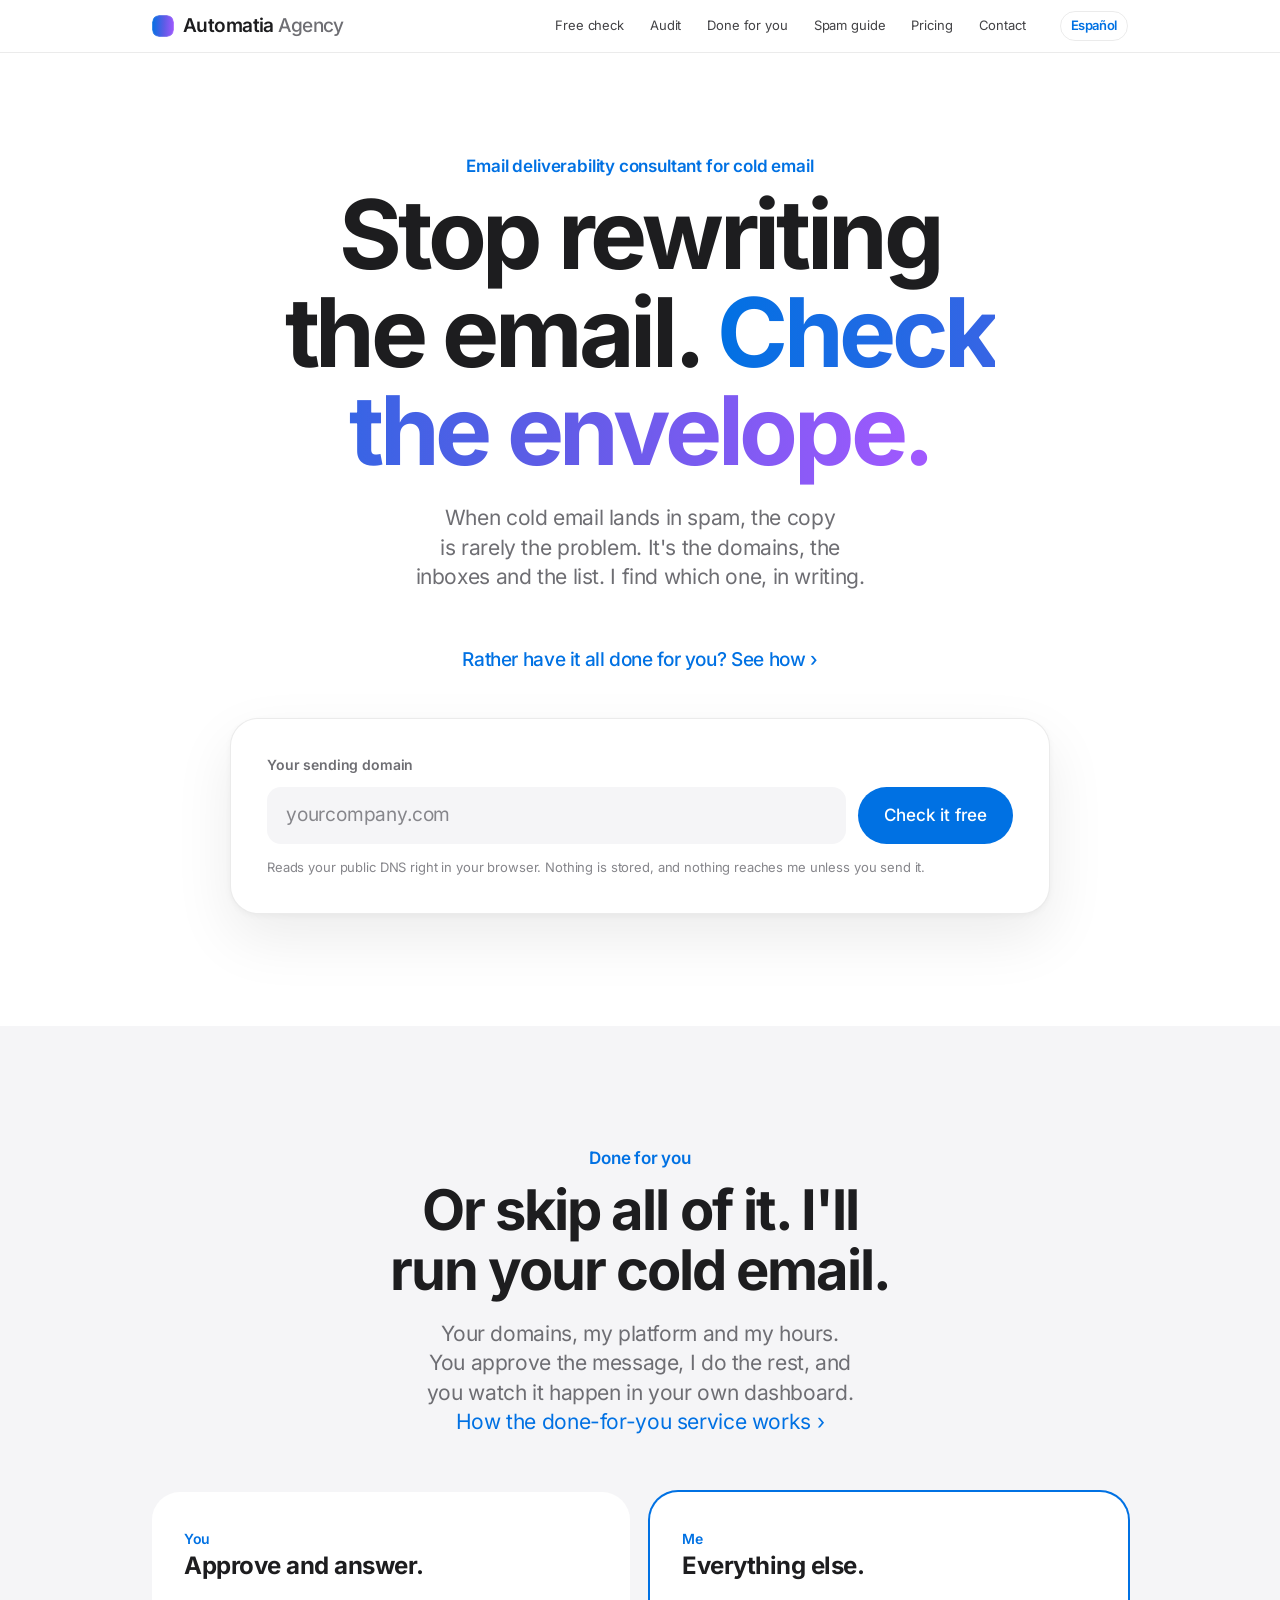
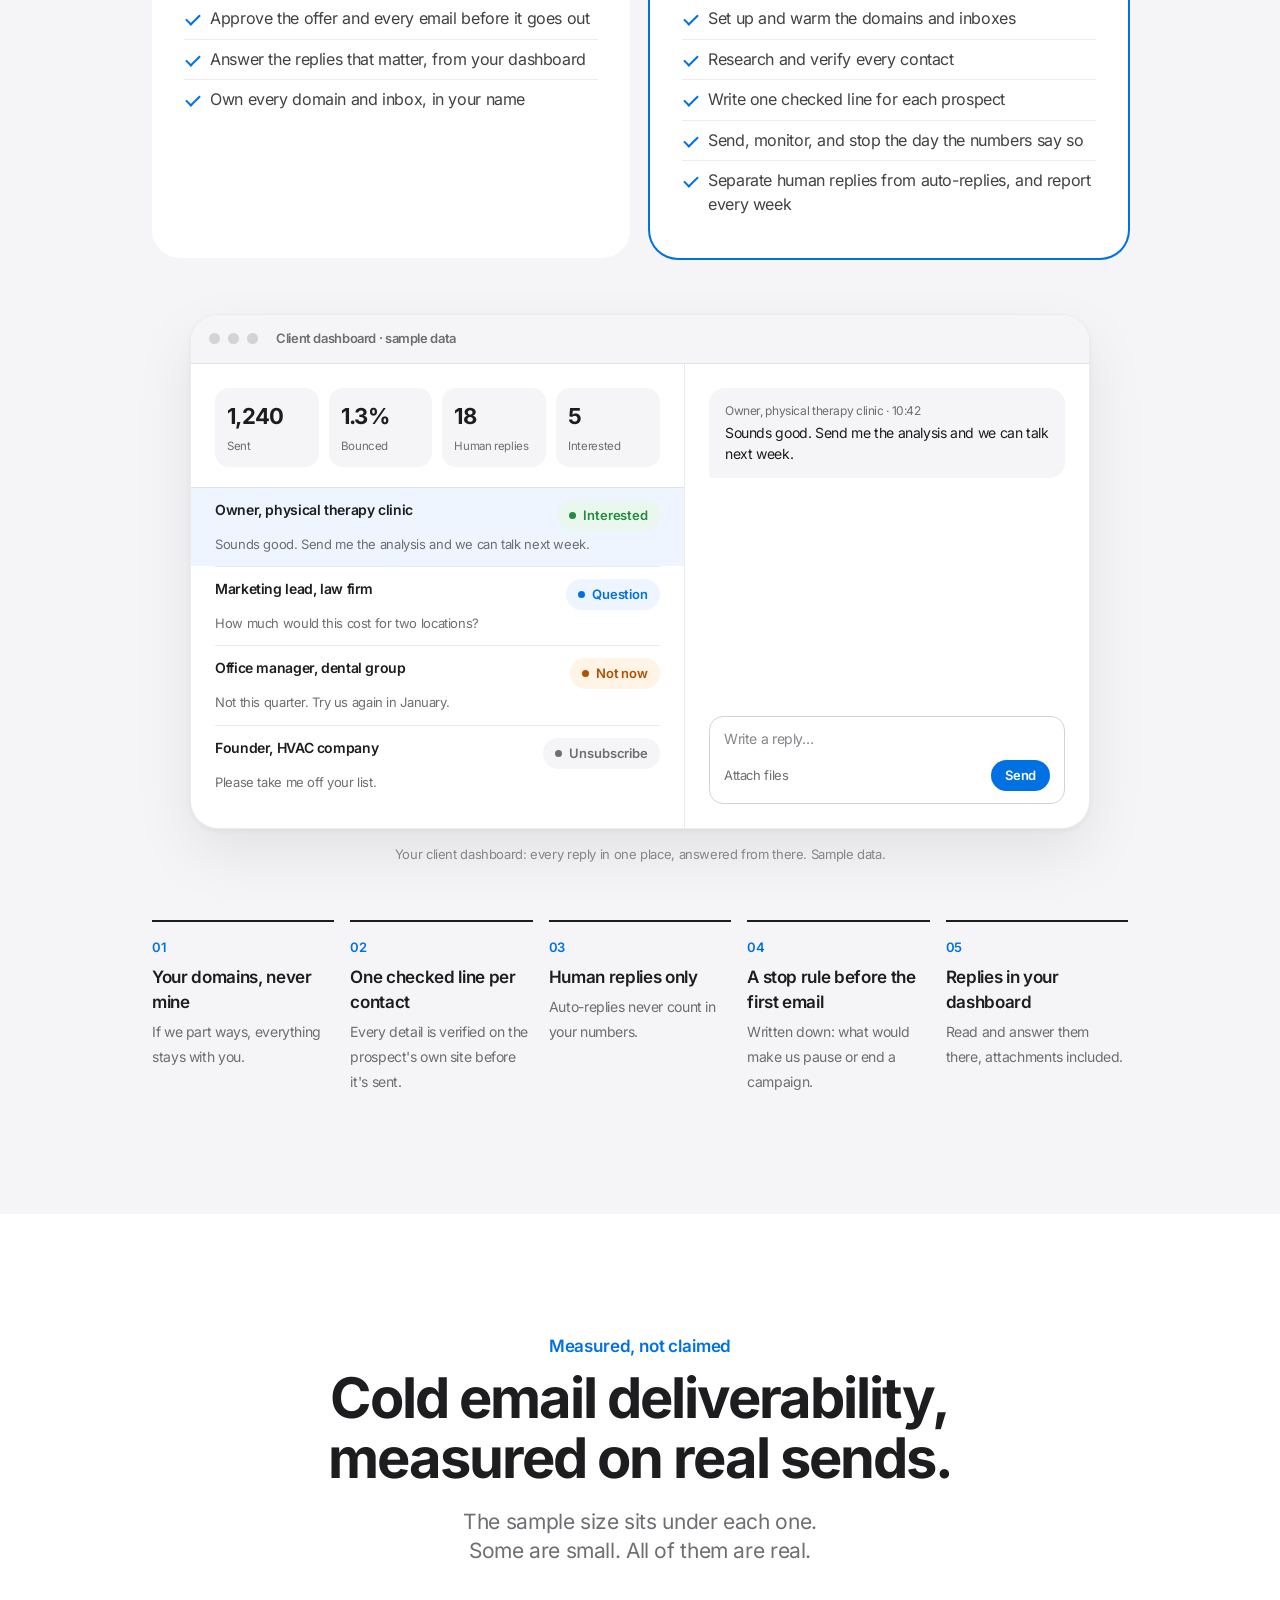
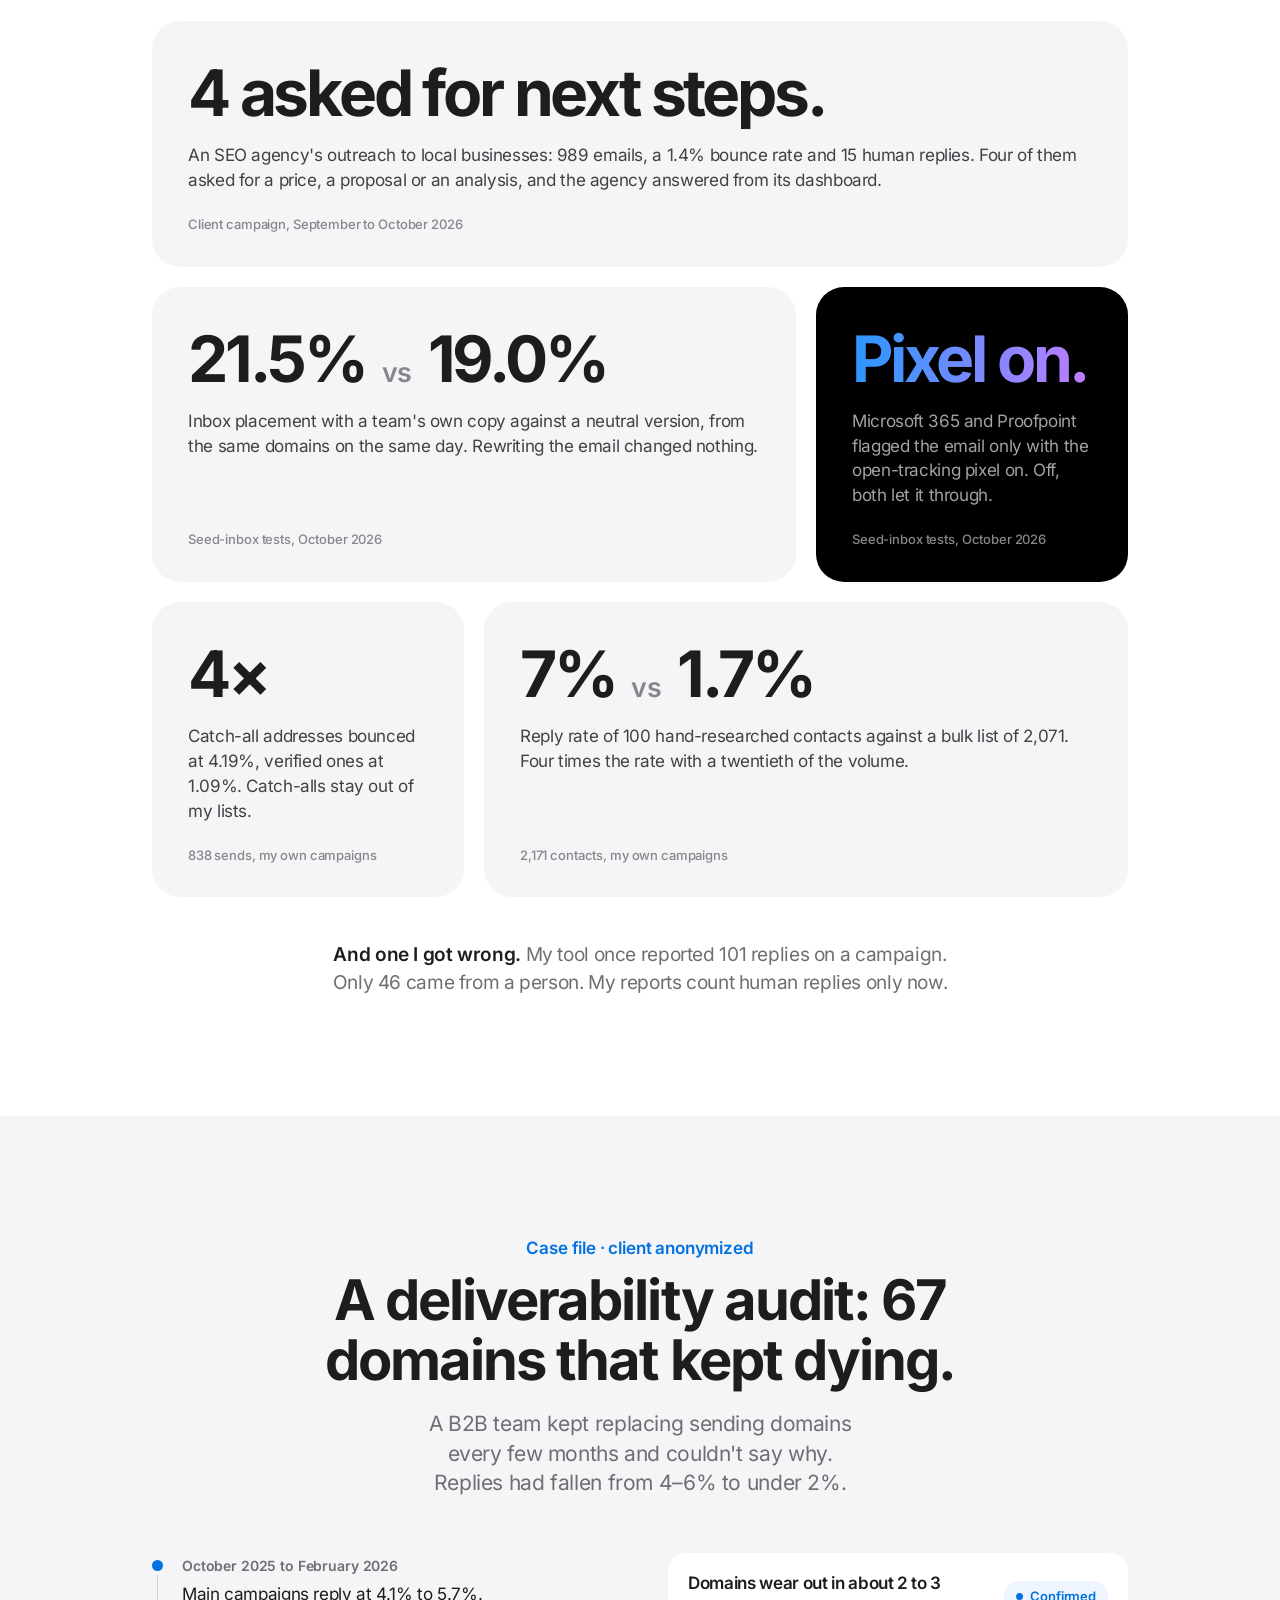
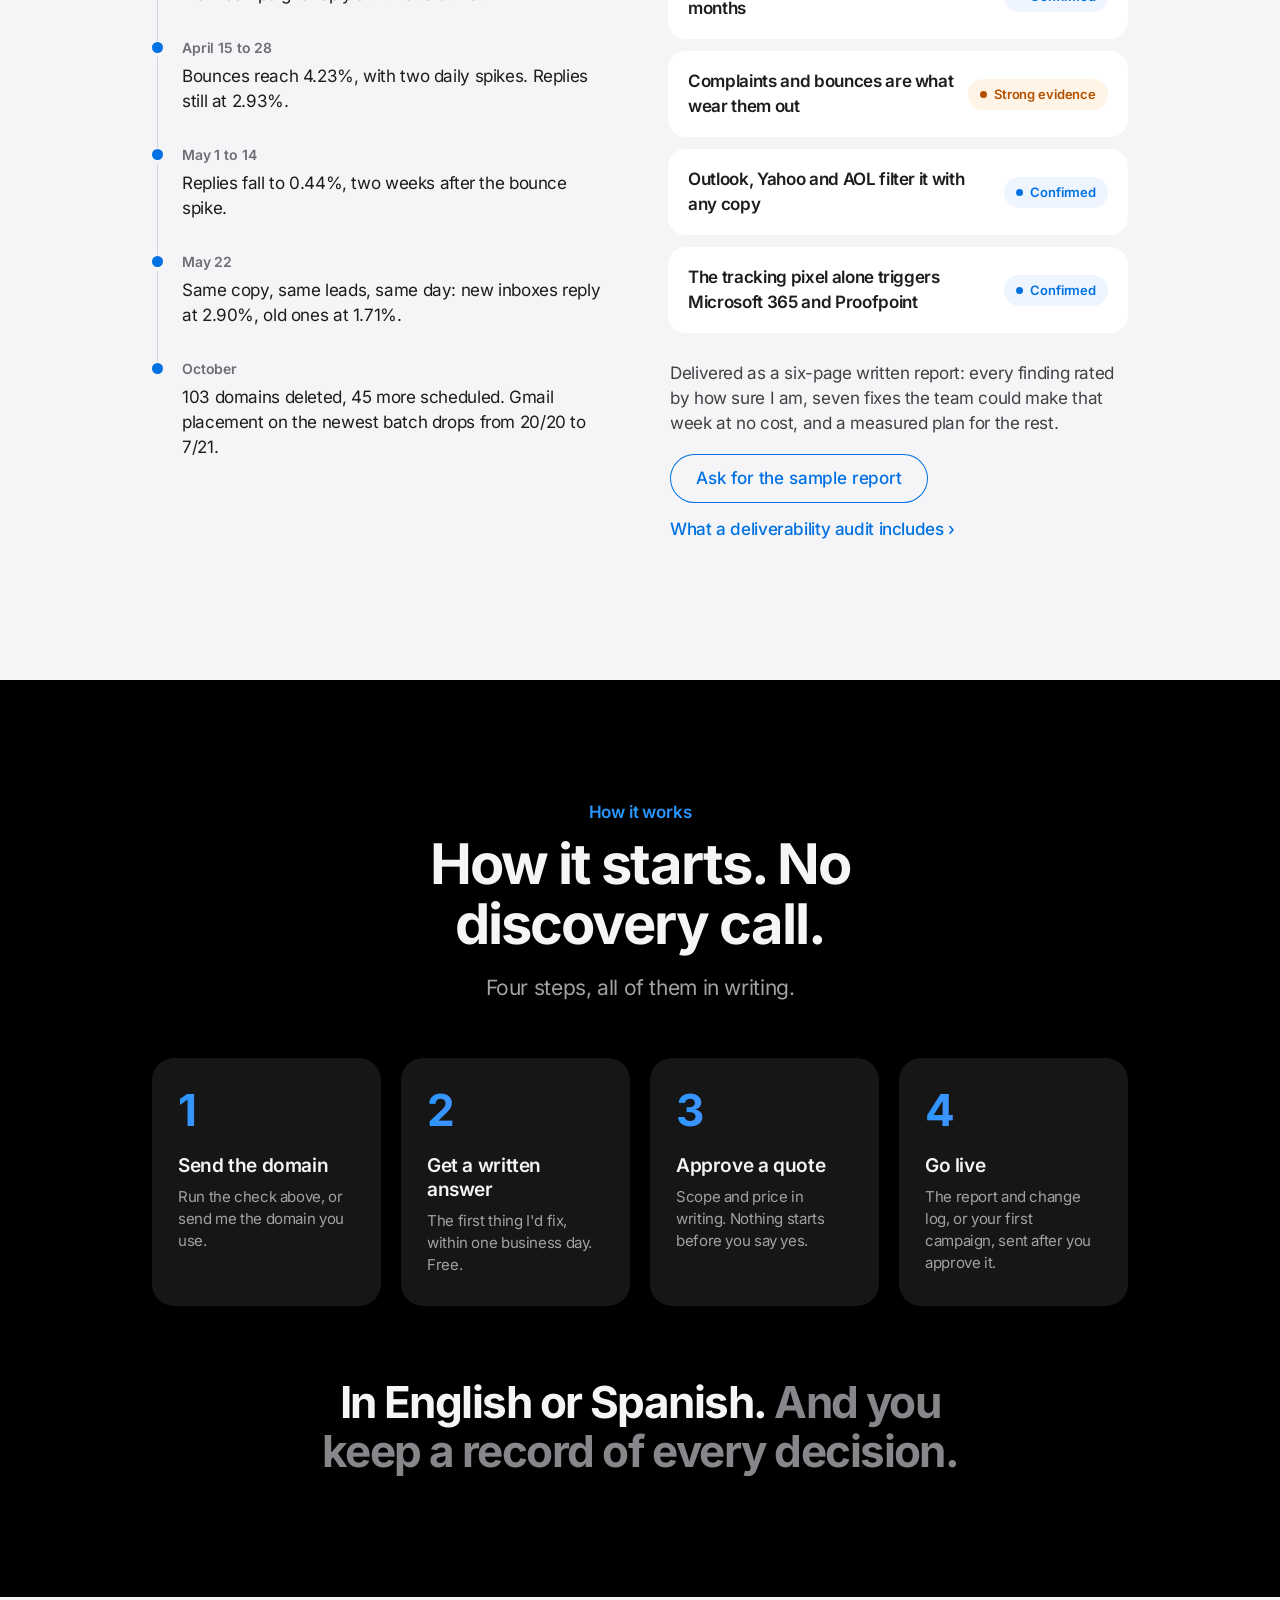
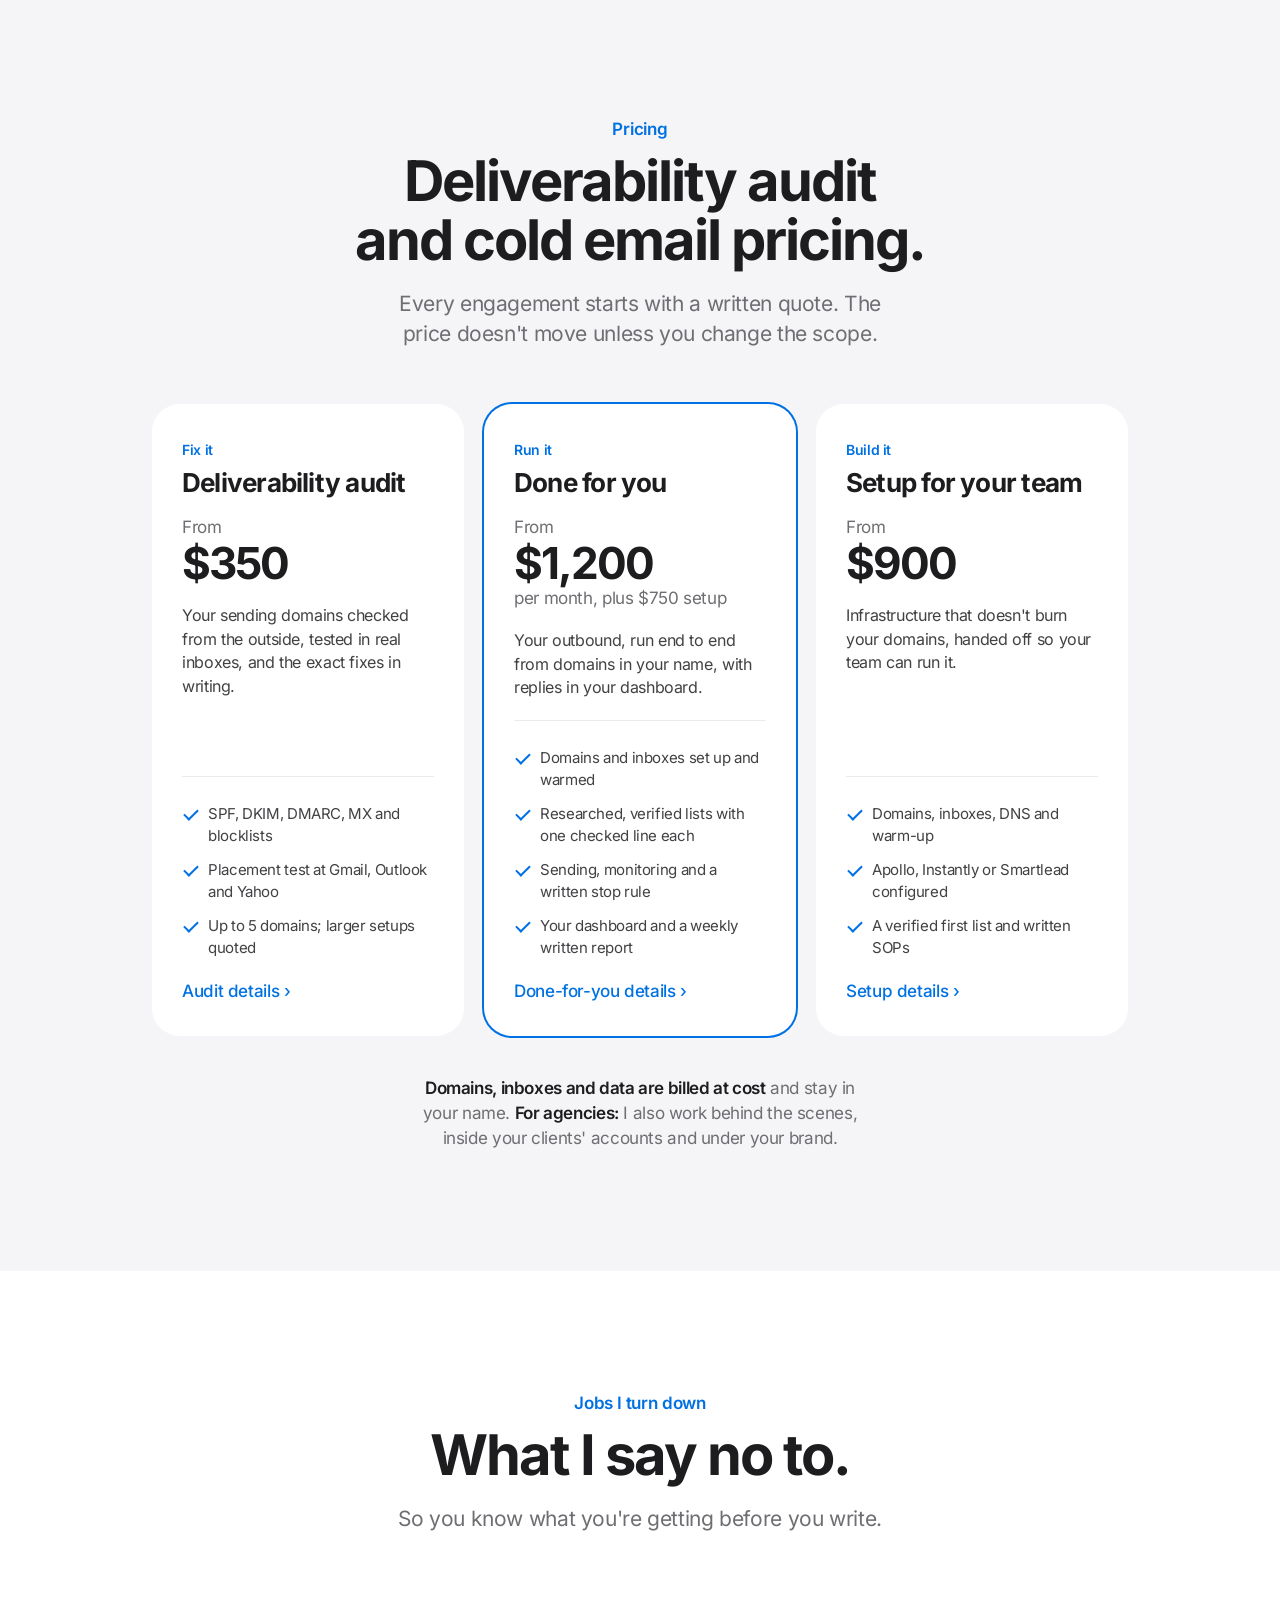
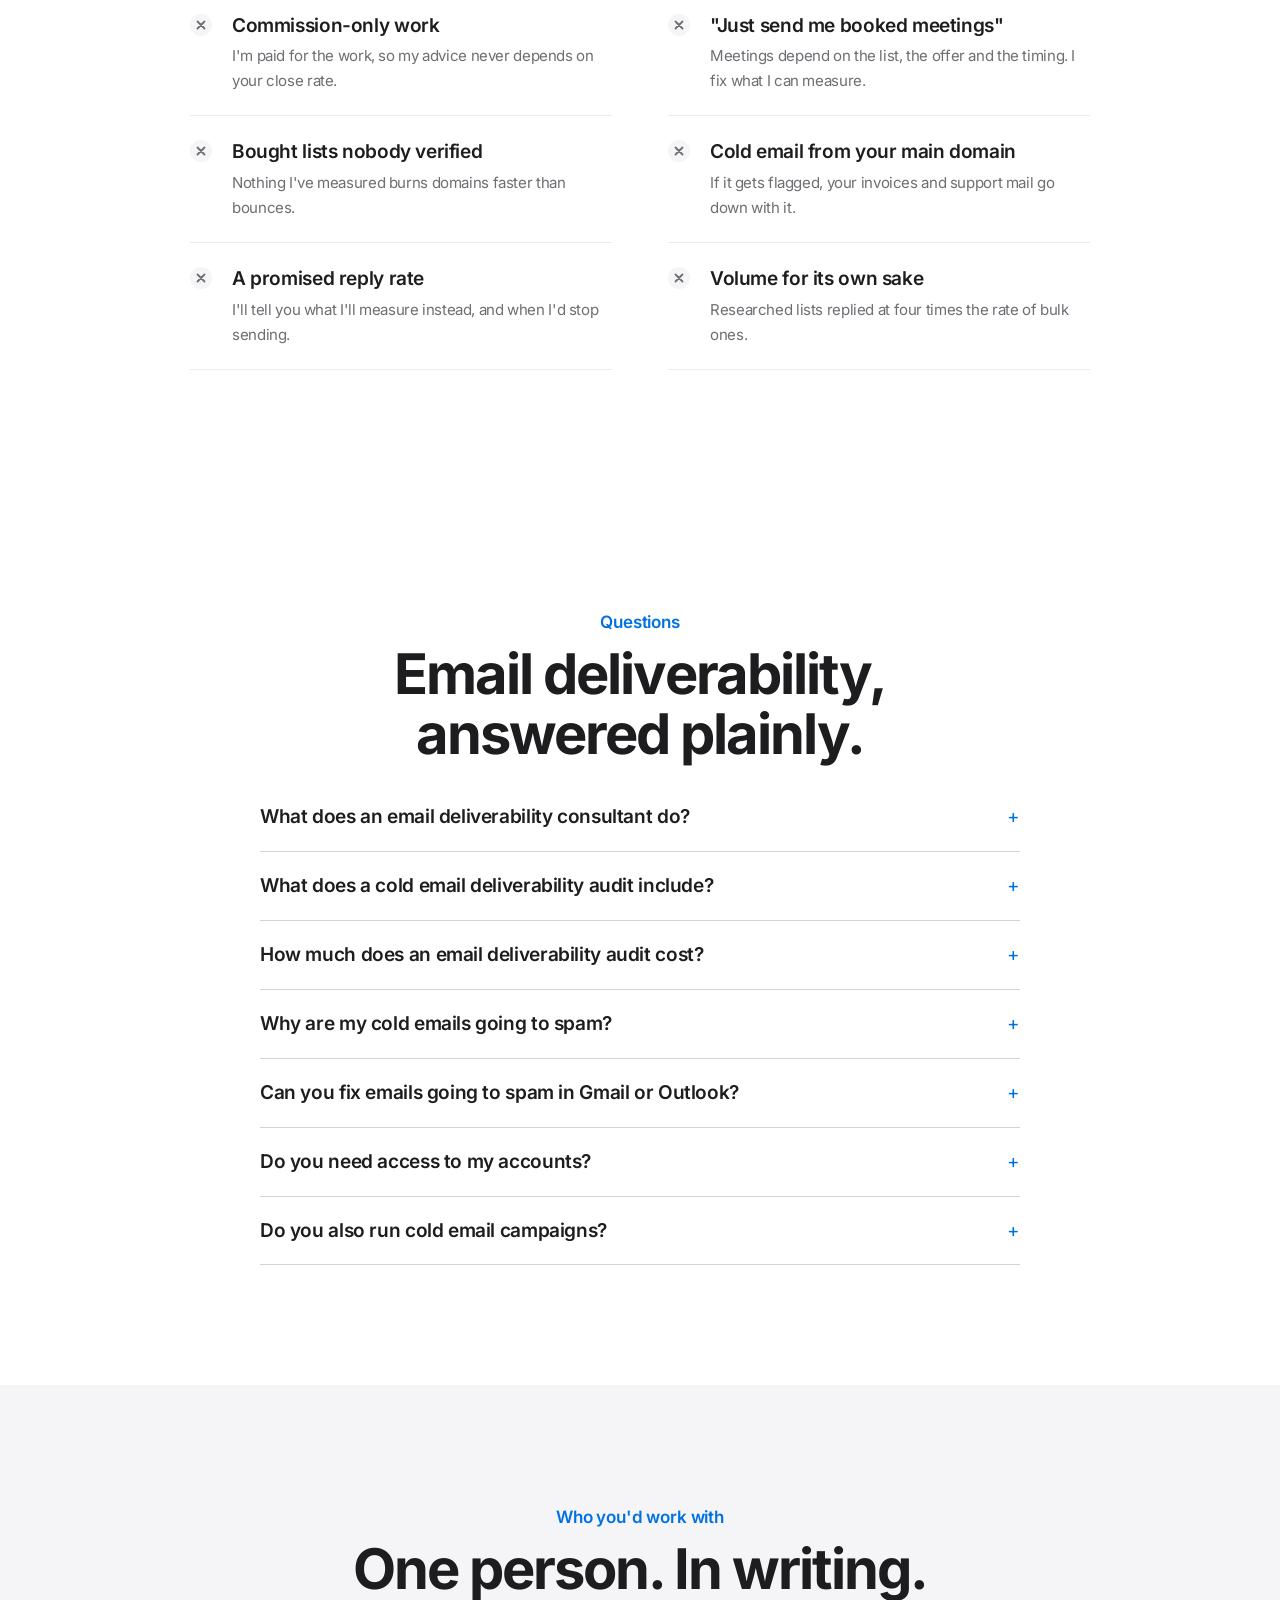
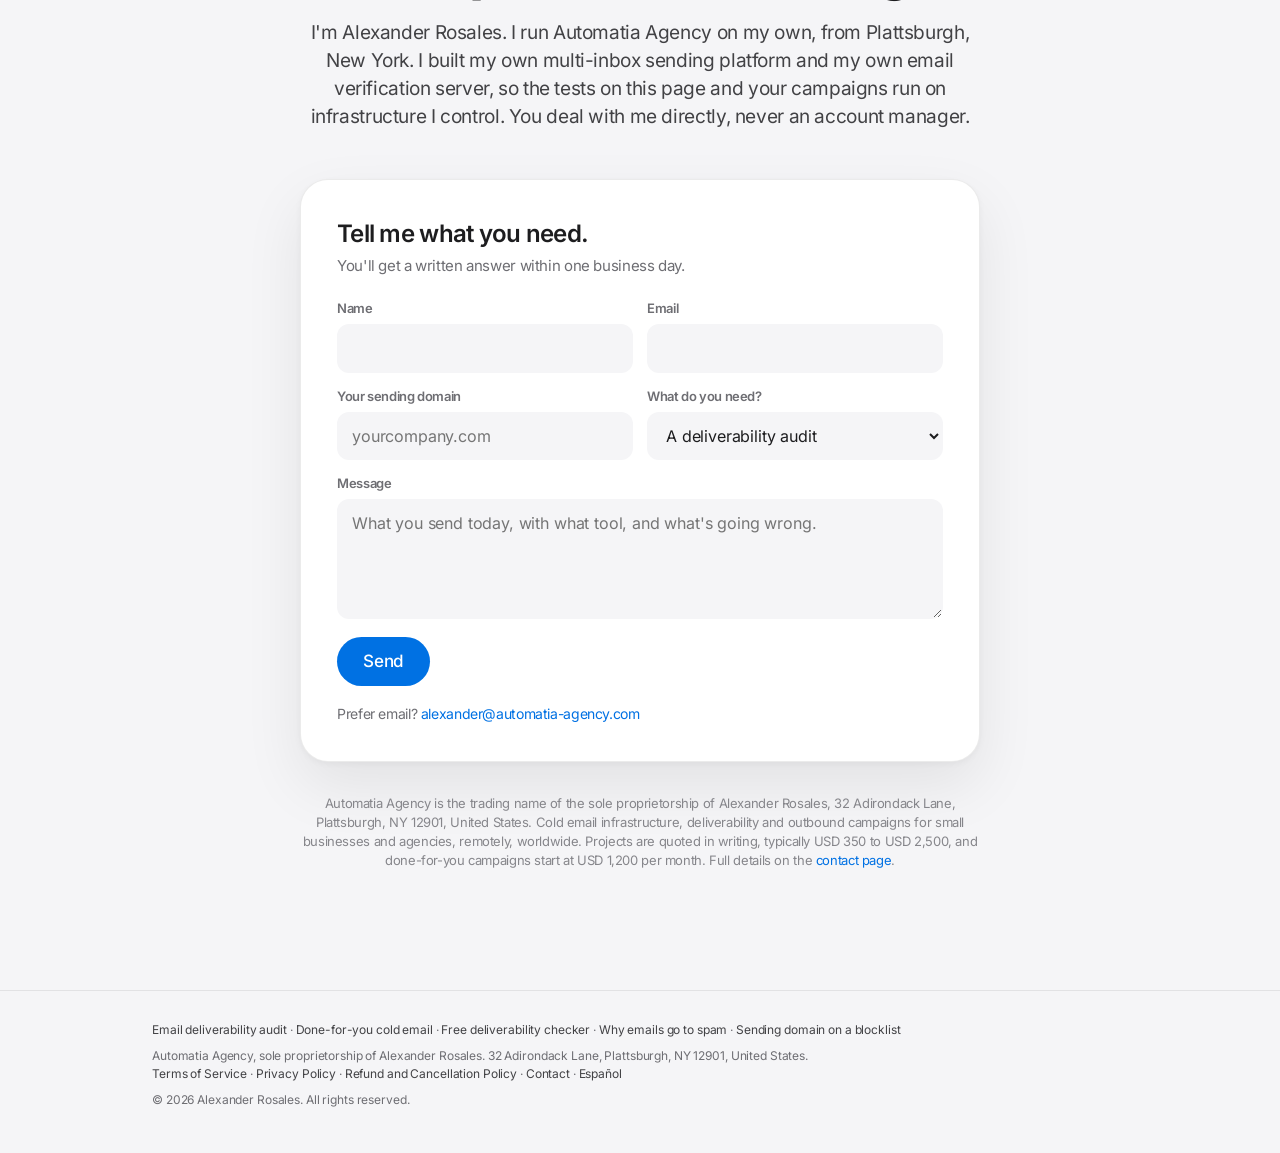
<file: index.html>
<!doctype html>
<html lang="en">
<head>
<meta charset="utf-8">
<meta name="viewport" content="width=device-width,initial-scale=1">
<title>Email Deliverability Consultant for Cold Email | Automatia</title>
<meta name="description" content="Email deliverability consultant for cold email. Free domain check, written audits from $350, and done-for-you campaigns from domains in your name.">
<link rel="canonical" href="https://automatia-agency.com/">
<link rel="alternate" hreflang="en" href="https://automatia-agency.com/">
<link rel="alternate" hreflang="es" href="https://automatia-agency.com/es/">
<link rel="alternate" hreflang="x-default" href="https://automatia-agency.com/">
<meta property="og:type" content="website">
<meta property="og:url" content="https://automatia-agency.com/">
<meta property="og:site_name" content="Automatia Agency">
<meta property="og:title" content="Email deliverability consultant for cold email">
<meta property="og:description" content="Stop rewriting the email. Check the envelope. Free domain check, deliverability audits and done-for-you cold email.">
<meta property="og:image" content="https://automatia-agency.com/assets/og.png">
<meta property="og:image:width" content="1200">
<meta property="og:image:height" content="627">
<meta name="twitter:card" content="summary_large_image">
<meta name="twitter:title" content="Email deliverability consultant for cold email">
<meta name="twitter:description" content="Free domain check, written deliverability audits and done-for-you cold email campaigns.">
<meta name="twitter:image" content="https://automatia-agency.com/assets/og.png">
<meta name="theme-color" content="#ffffff" media="(prefers-color-scheme: light)">
<meta name="theme-color" content="#000000" media="(prefers-color-scheme: dark)">
<link rel="preload" href="assets/fonts/inter-latin-700-normal.woff2" as="font" type="font/woff2" crossorigin>
<link rel="stylesheet" href="style.css">
<script type="application/ld+json">
{"@context":"https://schema.org","@type":"ProfessionalService","@id":"https://automatia-agency.com/#business","name":"Automatia Agency",
 "url":"https://automatia-agency.com/","email":"alexander@automatia-agency.com","image":"https://automatia-agency.com/assets/og.png",
 "description":"Email deliverability consultant for cold email: deliverability audits, cold email infrastructure setup and done-for-you outbound campaigns.",
 "serviceType":["Email deliverability consulting","Email deliverability audit","Cold email infrastructure setup","Done-for-you cold email campaigns"],
 "priceRange":"$350 - $2,500","founder":{"@type":"Person","name":"Alexander Rosales"},
 "address":{"@type":"PostalAddress","streetAddress":"32 Adirondack Lane","addressLocality":"Plattsburgh","addressRegion":"NY","postalCode":"12901","addressCountry":"US"},
 "areaServed":"Worldwide","knowsLanguage":["en","es"]}
</script>
<script type="application/ld+json">
{"@context":"https://schema.org","@type":"FAQPage","mainEntity":[
 {"@type":"Question","name":"What does an email deliverability consultant do?","acceptedAnswer":{"@type":"Answer","text":"Finds out why your email lands in spam and fixes it. For cold email that means checking your sending domains, inboxes and lists from the outside, testing where your email lands at Gmail, Outlook and Yahoo, and telling you in writing what to change first."}},
 {"@type":"Question","name":"What does a cold email deliverability audit include?","acceptedAnswer":{"@type":"Answer","text":"SPF, DKIM, DMARC and MX on every sending domain, blocklists, bounce and reply history by campaign, sending volume per inbox, tracking settings, and an inbox placement test. You get a written report with every finding rated by how sure I am and the fixes ranked by impact."}},
 {"@type":"Question","name":"How much does an email deliverability audit cost?","acceptedAnswer":{"@type":"Answer","text":"From $350 for up to 5 sending domains. Larger setups are quoted in writing before any work starts."}},
 {"@type":"Question","name":"Why are my cold emails going to spam?","acceptedAnswer":{"@type":"Answer","text":"In the audits I've run, it was rarely the copy. The usual causes are worn-out sending domains, bounces from unverified lists, too much volume per inbox and the open-tracking pixel."}},
 {"@type":"Question","name":"Can you fix emails going to spam in Gmail or Outlook?","acceptedAnswer":{"@type":"Answer","text":"I can find the cause and fix what is under your control: authentication, domains, volume, list quality and tracking. Gmail and Microsoft make the final call, so I measure placement before and after instead of promising a number."}},
 {"@type":"Question","name":"Do you need access to my accounts?","acceptedAnswer":{"@type":"Answer","text":"Not to start. The first check uses only your public DNS. For the full audit I ask for access to your sending tool, and nothing is changed without your written approval."}},
 {"@type":"Question","name":"Do you also run cold email campaigns?","acceptedAnswer":{"@type":"Answer","text":"Yes. I set up domains and inboxes in your name, build and verify the lists, write one checked line per contact and run the sending, with replies in your own dashboard."}}]}
</script>
<script data-goatcounter="https://stats.automatia-agency.com/count" async src="https://stats.automatia-agency.com/count.js"></script>
</head>
<body class="home">
<a class="skip" href="#main">Skip to content</a>
<header><div class="wrap"><div class="bar">
  <a class="brand" href="/">Automatia<span>&nbsp;Agency</span></a>
  <nav aria-label="Main">
    <a href="/email-deliverability-checker/">Free check</a>
    <a href="/email-deliverability-audit/">Audit</a>
    <a href="/cold-email-agency/">Done for you</a>
    <a href="/why-emails-go-to-spam/">Spam guide</a>
    <a href="#pricing">Pricing</a>
    <a href="#contact">Contact</a>
  </nav>
  <a class="lang" href="/es/" hreflang="es" lang="es">Español</a>
</div></div></header>

<main id="main">

<section class="hero" id="check" aria-labelledby="hero-title">
  <div class="wrap">
    <h1 class="eyebrow" id="hero-title">Email deliverability consultant for cold email</h1>
    <p class="hero-title">Stop rewriting the email. <span class="grad">Check the envelope.</span></p>
    <p class="intro">When cold email lands in spam, the copy is rarely the problem. It's the domains,
    the inboxes and the list. I find which one, in writing.</p>
    <a class="hero-alt" href="#done">Rather have it all done for you? See how &rsaquo;</a>

    <div class="checker">
      <form id="check-form" novalidate>
        <label class="check-label" for="domain">Your sending domain</label>
        <div class="check-row">
          <input id="domain" name="domain" type="text" inputmode="url" autocomplete="off"
                 spellcheck="false" placeholder="yourcompany.com" aria-describedby="check-note">
          <button class="btn" id="check-btn" type="submit">Check it free</button>
        </div>
        <p class="check-note" id="check-note">Reads your public DNS right in your browser. Nothing is stored, and nothing reaches me unless you send it.</p>
      </form>
      <div class="result" id="result" aria-live="polite"></div>
    </div>
  </div>
</section>

<section class="gray center" id="done" aria-labelledby="done-title">
  <div class="wrap">
    <span class="eyebrow">Done for you</span>
    <h2 class="title" id="done-title">Or skip all of it. I'll run your cold email.</h2>
    <p class="intro">Your domains, my platform and my hours. You approve the message, I do the rest,
    and you watch it happen in your own dashboard. <a href="/cold-email-agency/">How the done-for-you service works &rsaquo;</a></p>

    <div class="split">
      <div class="side reveal">
        <span class="who">You</span>
        <h3>Approve and answer.</h3>
        <ul>
          <li>Approve the offer and every email before it goes out</li>
          <li>Answer the replies that matter, from your dashboard</li>
          <li>Own every domain and inbox, in your name</li>
        </ul>
      </div>
      <div class="side me reveal">
        <span class="who">Me</span>
        <h3>Everything else.</h3>
        <ul>
          <li>Set up and warm the domains and inboxes</li>
          <li>Research and verify every contact</li>
          <li>Write one checked line for each prospect</li>
          <li>Send, monitor, and stop the day the numbers say so</li>
          <li>Separate human replies from auto-replies, and report every week</li>
        </ul>
      </div>
    </div>

    <div class="dash reveal" role="img" aria-label="Example of the client dashboard with sample data: campaign totals, a list of replies with labels, and a reply box with file attachments.">
      <div class="dash-top" aria-hidden="true"><i></i><i></i><i></i><span>Client dashboard &middot; sample data</span></div>
      <div class="dash-body" aria-hidden="true">
        <div class="dash-left">
          <div class="dash-kpis">
            <div class="kpi"><b>1,240</b><span>Sent</span></div>
            <div class="kpi"><b>1.3%</b><span>Bounced</span></div>
            <div class="kpi"><b>18</b><span>Human replies</span></div>
            <div class="kpi"><b>5</b><span>Interested</span></div>
          </div>
          <ul class="inbox">
            <li class="sel"><b>Owner, physical therapy clinic</b><span class="rubber pass">Interested</span><p>Sounds good. Send me the analysis and we can talk next week.</p></li>
            <li><b>Marketing lead, law firm</b><span class="rubber ink">Question</span><p>How much would this cost for two locations?</p></li>
            <li><b>Office manager, dental group</b><span class="rubber warn">Not now</span><p>Not this quarter. Try us again in January.</p></li>
            <li><b>Founder, HVAC company</b><span class="rubber info">Unsubscribe</span><p>Please take me off your list.</p></li>
          </ul>
        </div>
        <div class="dash-right">
          <div class="bubble"><small>Owner, physical therapy clinic &middot; 10:42</small>Sounds good. Send me the analysis and we can talk next week.</div>
          <div class="compose">Write a reply&hellip;
            <div class="compose-row"><span class="clip">Attach files</span><span class="send">Send</span></div>
          </div>
        </div>
      </div>
    </div>
    <p class="dash-cap">Your client dashboard: every reply in one place, answered from there. Sample data.</p>

    <ol class="rules">
      <li class="reveal"><b>Your domains, never mine</b><span>If we part ways, everything stays with you.</span></li>
      <li class="reveal"><b>One checked line per contact</b><span>Every detail is verified on the prospect's own site before it's sent.</span></li>
      <li class="reveal"><b>Human replies only</b><span>Auto-replies never count in your numbers.</span></li>
      <li class="reveal"><b>A stop rule before the first email</b><span>Written down: what would make us pause or end a campaign.</span></li>
      <li class="reveal"><b>Replies in your dashboard</b><span>Read and answer them there, attachments included.</span></li>
    </ol>
  </div>
</section>

<section class="center" id="measured" aria-labelledby="measured-title">
  <div class="wrap">
    <span class="eyebrow">Measured, not claimed</span>
    <h2 class="title" id="measured-title">Cold email deliverability, measured on real sends.</h2>
    <p class="intro">The sample size sits under each one. Some are small. All of them are real.</p>
    <div class="bento">
      <article class="tile full gray-tile reveal">
        <div class="big">4 asked for next steps.</div>
        <p>An SEO agency's outreach to local businesses: 989 emails, a 1.4% bounce rate and 15 human
        replies. Four of them asked for a price, a proposal or an analysis, and the agency answered from
        its dashboard.</p>
        <div class="n">Client campaign, September to October 2026</div>
      </article>
      <article class="tile wide gray-tile reveal">
        <div class="big">21.5% <small>vs</small> 19.0%</div>
        <p>Inbox placement with a team's own copy against a neutral version, from the same domains on
        the same day. Rewriting the email changed nothing.</p>
        <div class="n">Seed-inbox tests, October 2026</div>
      </article>
      <article class="tile narrow black reveal">
        <div class="big"><span class="grad">Pixel on.</span></div>
        <p>Microsoft 365 and Proofpoint flagged the email only with the open-tracking pixel on.
        Off, both let it through.</p>
        <div class="n">Seed-inbox tests, October 2026</div>
      </article>
      <article class="tile narrow gray-tile reveal">
        <div class="big">4&times;</div>
        <p>Catch-all addresses bounced at 4.19%, verified ones at 1.09%. Catch-alls stay out of my
        lists.</p>
        <div class="n">838 sends, my own campaigns</div>
      </article>
      <article class="tile wide gray-tile reveal">
        <div class="big">7% <small>vs</small> 1.7%</div>
        <p>Reply rate of 100 hand-researched contacts against a bulk list of 2,071. Four times the
        rate with a twentieth of the volume.</p>
        <div class="n">2,171 contacts, my own campaigns</div>
      </article>
    </div>
    <p class="confession reveal"><b>And one I got wrong.</b> My tool once reported 101 replies on a
    campaign. Only 46 came from a person. My reports count human replies only now.</p>
  </div>
</section>

<section class="gray" id="case" aria-labelledby="case-title">
  <div class="wrap">
    <div class="center">
      <span class="eyebrow">Case file &middot; client anonymized</span>
      <h2 class="title" id="case-title">A deliverability audit: 67 domains that kept dying.</h2>
      <p class="intro">A B2B team kept replacing sending domains every few months and couldn't say
      why. Replies had fallen from 4&ndash;6% to under 2%.</p>
    </div>
    <div class="case">
      <ol class="timeline reveal">
        <li><span class="d">October 2025 to February 2026</span><p>Main campaigns reply at 4.1% to 5.7%.</p></li>
        <li><span class="d">April 15 to 28</span><p>Bounces reach 4.23%, with two daily spikes. Replies still at 2.93%.</p></li>
        <li><span class="d">May 1 to 14</span><p>Replies fall to 0.44%, two weeks after the bounce spike.</p></li>
        <li><span class="d">May 22</span><p>Same copy, same leads, same day: new inboxes reply at 2.90%, old ones at 1.71%.</p></li>
        <li><span class="d">October</span><p>103 domains deleted, 45 more scheduled. Gmail placement on the newest batch drops from 20/20 to 7/21.</p></li>
      </ol>
      <div class="reveal">
        <ul class="findings">
          <li><b>Domains wear out in about 2 to 3 months</b><span class="rubber ink">Confirmed</span></li>
          <li><b>Complaints and bounces are what wear them out</b><span class="rubber warn">Strong evidence</span></li>
          <li><b>Outlook, Yahoo and AOL filter it with any copy</b><span class="rubber ink">Confirmed</span></li>
          <li><b>The tracking pixel alone triggers Microsoft 365 and Proofpoint</b><span class="rubber ink">Confirmed</span></li>
        </ul>
        <div class="deliverable">
          <p>Delivered as a six-page written report: every finding rated by how sure I am, seven fixes
          the team could make that week at no cost, and a measured plan for the rest.</p>
          <a class="btn btn-ghost" href="#contact">Ask for the sample report</a>
          <p><a class="more" href="/email-deliverability-audit/">What a deliverability audit includes &rsaquo;</a></p>
        </div>
      </div>
    </div>
  </div>
</section>

<section class="dark center" id="how" aria-labelledby="how-title">
  <div class="wrap">
    <span class="eyebrow">How it works</span>
    <h2 class="title" id="how-title">How it starts. No discovery call.</h2>
    <p class="intro">Four steps, all of them in writing.</p>
    <ol class="steps">
      <li class="reveal"><h3>Send the domain</h3><p>Run the check above, or send me the domain you use.</p></li>
      <li class="reveal"><h3>Get a written answer</h3><p>The first thing I'd fix, within one business day. Free.</p></li>
      <li class="reveal"><h3>Approve a quote</h3><p>Scope and price in writing. Nothing starts before you say yes.</p></li>
      <li class="reveal"><h3>Go live</h3><p>The report and change log, or your first campaign, sent after you approve it.</p></li>
    </ol>
    <p class="statement reveal">In English or Spanish. <span>And you keep a record of every decision.</span></p>
  </div>
</section>

<section class="gray center" id="pricing" aria-labelledby="pricing-title">
  <div class="wrap">
    <span class="eyebrow">Pricing</span>
    <h2 class="title" id="pricing-title">Deliverability audit and cold email pricing.</h2>
    <p class="intro">Every engagement starts with a written quote. The price doesn't move unless you
    change the scope.</p>
    <div class="plans">
      <article class="plan reveal">
        <span class="kind">Fix it</span>
        <h3>Deliverability audit</h3>
        <div class="price">From <b>$350</b></div>
        <p>Your sending domains checked from the outside, tested in real inboxes, and the exact fixes in writing.</p>
        <ul>
          <li>SPF, DKIM, DMARC, MX and blocklists</li>
          <li>Placement test at Gmail, Outlook and Yahoo</li>
          <li>Up to 5 domains; larger setups quoted</li>
        </ul>
        <a class="more" href="/email-deliverability-audit/">Audit details &rsaquo;</a>
      </article>
      <article class="plan featured reveal">
        <span class="kind">Run it</span>
        <h3>Done for you</h3>
        <div class="price">From <b>$1,200</b> per month, plus $750 setup</div>
        <p>Your outbound, run end to end from domains in your name, with replies in your dashboard.</p>
        <ul>
          <li>Domains and inboxes set up and warmed</li>
          <li>Researched, verified lists with one checked line each</li>
          <li>Sending, monitoring and a written stop rule</li>
          <li>Your dashboard and a weekly written report</li>
        </ul>
        <a class="more" href="/cold-email-agency/">Done-for-you details &rsaquo;</a>
      </article>
      <article class="plan reveal">
        <span class="kind">Build it</span>
        <h3>Setup for your team</h3>
        <div class="price">From <b>$900</b></div>
        <p>Infrastructure that doesn't burn your domains, handed off so your team can run it.</p>
        <ul>
          <li>Domains, inboxes, DNS and warm-up</li>
          <li>Apollo, Instantly or Smartlead configured</li>
          <li>A verified first list and written SOPs</li>
        </ul>
        <a class="more" href="/cold-email-agency/#setup">Setup details &rsaquo;</a>
      </article>
    </div>
    <p class="agency-note reveal"><b>Domains, inboxes and data are billed at cost</b> and stay in your
    name. <b>For agencies:</b> I also work behind the scenes, inside your clients' accounts and under
    your brand.</p>
  </div>
</section>

<section class="center" id="refuse" aria-labelledby="refuse-title">
  <div class="wrap">
    <span class="eyebrow">Jobs I turn down</span>
    <h2 class="title" id="refuse-title">What I say no to.</h2>
    <p class="intro">So you know what you're getting before you write.</p>
    <ul class="refuse">
      <li class="reveal"><div><b>Commission-only work</b><span>I'm paid for the work, so my advice never depends on your close rate.</span></div></li>
      <li class="reveal"><div><b>"Just send me booked meetings"</b><span>Meetings depend on the list, the offer and the timing. I fix what I can measure.</span></div></li>
      <li class="reveal"><div><b>Bought lists nobody verified</b><span>Nothing I've measured burns domains faster than bounces.</span></div></li>
      <li class="reveal"><div><b>Cold email from your main domain</b><span>If it gets flagged, your invoices and support mail go down with it.</span></div></li>
      <li class="reveal"><div><b>A promised reply rate</b><span>I'll tell you what I'll measure instead, and when I'd stop sending.</span></div></li>
      <li class="reveal"><div><b>Volume for its own sake</b><span>Researched lists replied at four times the rate of bulk ones.</span></div></li>
    </ul>
  </div>
</section>

<section class="center" id="faq" aria-labelledby="faq-title">
  <div class="wrap">
    <span class="eyebrow">Questions</span>
    <h2 class="title" id="faq-title">Email deliverability, answered plainly.</h2>
    <div class="faq">
      <details><summary>What does an email deliverability consultant do?</summary>
        <p>Finds out why your email lands in spam and fixes it. For cold email that means checking your sending domains, inboxes and lists from the outside, testing where your email lands at Gmail, Outlook and Yahoo, and telling you in writing what to change first.</p></details>
      <details><summary>What does a cold email deliverability audit include?</summary>
        <p>SPF, DKIM, DMARC and MX on every sending domain, blocklists, bounce and reply history by campaign, sending volume per inbox, tracking settings, and an inbox placement test. You get a written report with every finding rated by how sure I am and the fixes ranked by impact. <a href="/email-deliverability-audit/">See the audit</a>.</p></details>
      <details><summary>How much does an email deliverability audit cost?</summary>
        <p>From $350 for up to 5 sending domains. Larger setups are quoted in writing before any work starts.</p></details>
      <details><summary>Why are my cold emails going to spam?</summary>
        <p>In the audits I've run, it was rarely the copy. The usual causes are worn-out sending domains, bounces from unverified lists, too much volume per inbox and the open-tracking pixel. <a href="/why-emails-go-to-spam/">Read the full guide, with the numbers</a>.</p></details>
      <details><summary>Can you fix emails going to spam in Gmail or Outlook?</summary>
        <p>I can find the cause and fix what is under your control: authentication, domains, volume, list quality and tracking. Gmail and Microsoft make the final call, so I measure placement before and after instead of promising a number.</p></details>
      <details><summary>Do you need access to my accounts?</summary>
        <p>Not to start. The first check uses only your public DNS: <a href="/email-deliverability-checker/">try it free</a>. For the full audit I ask for access to your sending tool, and nothing is changed without your written approval.</p></details>
      <details><summary>Do you also run cold email campaigns?</summary>
        <p>Yes. I set up domains and inboxes in your name, build and verify the lists, write one checked line per contact and run the sending, with replies in your own dashboard. <a href="/cold-email-agency/">How it works</a>.</p></details>
    </div>
  </div>
</section>

<section class="gray" id="contact" aria-labelledby="contact-title">
  <div class="wrap">
    <div class="about center reveal">
      <span class="eyebrow">Who you'd work with</span>
      <h2 class="title" id="contact-title">One person. In writing.</h2>
      <p>I'm Alexander Rosales. I run Automatia Agency on my own, from Plattsburgh, New York. I built
      my own multi-inbox sending platform and my own email verification server, so the tests on this
      page and your campaigns run on infrastructure I control. You deal with me directly, never an
      account manager.</p>
    </div>

    <form class="form-card" id="contact-form" novalidate>
      <p class="lead">Tell me what you need.</p>
      <p class="sub">You'll get a written answer within one business day.</p>
      <div class="fgrid">
        <div class="field"><label for="f-name">Name</label><input id="f-name" name="name" autocomplete="name" maxlength="100"></div>
        <div class="field"><label for="f-email">Email</label><input id="f-email" name="email" type="email" autocomplete="email" maxlength="200" required></div>
        <div class="field"><label for="f-domain">Your sending domain</label><input id="f-domain" name="domain" inputmode="url" maxlength="200" placeholder="yourcompany.com"></div>
        <div class="field"><label for="f-need">What do you need?</label>
          <select id="f-need" name="need">
            <option value="audit">A deliverability audit</option>
            <option value="done">Campaigns done for me</option>
            <option value="setup">Setup for my team</option>
            <option value="other">Not sure yet</option>
          </select></div>
        <div class="field full"><label for="f-msg">Message</label><textarea id="f-msg" name="message" maxlength="4000" required placeholder="What you send today, with what tool, and what's going wrong."></textarea></div>
        <div class="hp" aria-hidden="true"><label for="f-web">Leave this empty</label><input id="f-web" name="website" tabindex="-1" autocomplete="off"></div>
      </div>
      <div class="form-foot">
        <button class="btn" type="submit">Send</button>
        <span class="f-status" id="f-status" role="status" aria-live="polite"></span>
      </div>
      <p class="alt-mail">Prefer email? <a href="mailto:alexander@automatia-agency.com">alexander@automatia-agency.com</a></p>
    </form>

    <p class="legal-note">Automatia Agency is the trading name of the sole proprietorship of Alexander
    Rosales, 32 Adirondack Lane, Plattsburgh, NY 12901, United States. Cold email infrastructure,
    deliverability and outbound campaigns for small businesses and agencies, remotely, worldwide.
    Projects are quoted in writing, typically USD 350 to USD 2,500, and done-for-you campaigns start at
    USD 1,200 per month. Full details on the <a href="/contact.html">contact page</a>.</p>
  </div>
</section>

</main>

<footer><div class="wrap">
  <p><a href="/email-deliverability-audit/">Email deliverability audit</a> &middot;
  <a href="/cold-email-agency/">Done-for-you cold email</a> &middot;
  <a href="/email-deliverability-checker/">Free deliverability checker</a> &middot;
  <a href="/why-emails-go-to-spam/">Why emails go to spam</a> &middot;
  <a href="/sending-domain-blocklist/">Sending domain on a blocklist</a></p>
  <p>Automatia Agency, sole proprietorship of Alexander Rosales.
  32 Adirondack Lane, Plattsburgh, NY 12901, United States.<br>
  <a href="/terms.html">Terms of Service</a> &middot;
  <a href="/privacy.html">Privacy Policy</a> &middot;
  <a href="/refunds.html">Refund and Cancellation Policy</a> &middot;
  <a href="/contact.html">Contact</a> &middot;
  <a href="/es/" hreflang="es" lang="es">Español</a></p>
  <p>&copy; 2026 Alexander Rosales. All rights reserved.</p>
</div></footer>

<script src="assets/js/site.js" defer></script>
</body>
</html>
</file>
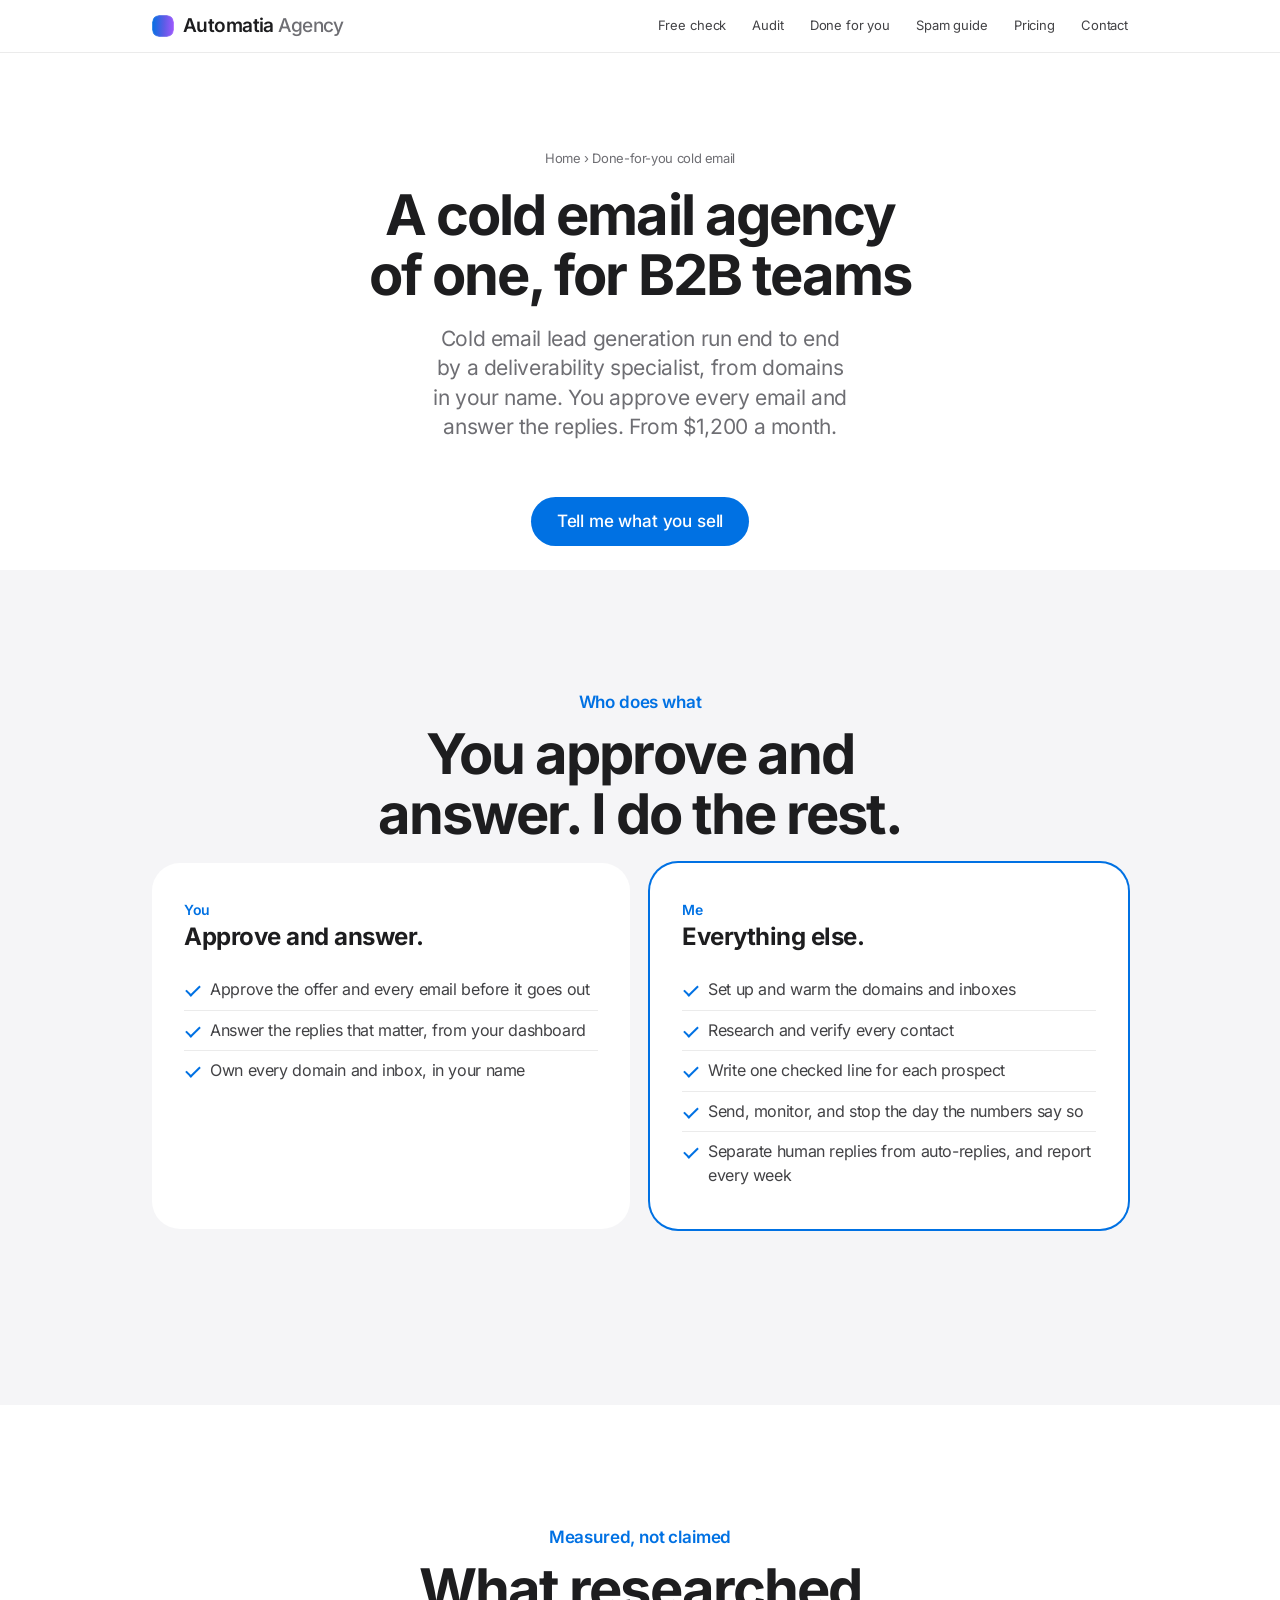
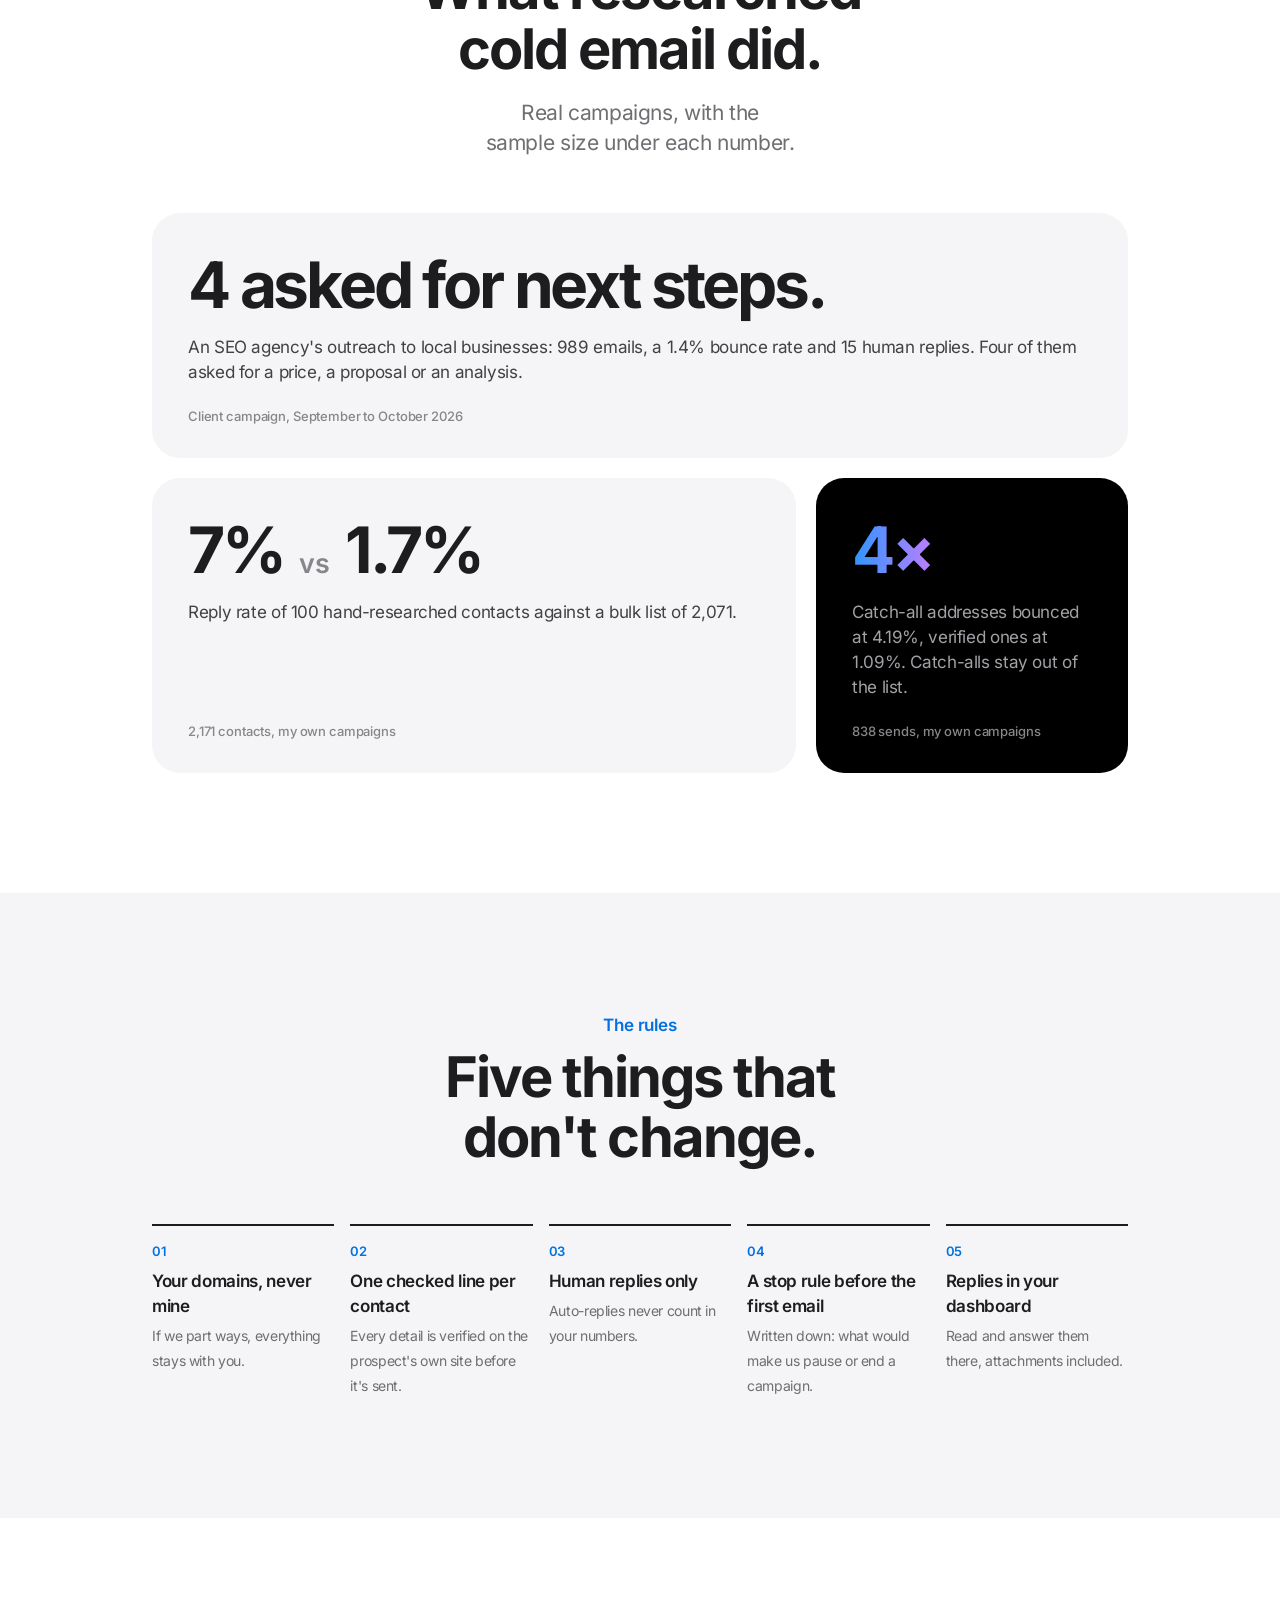
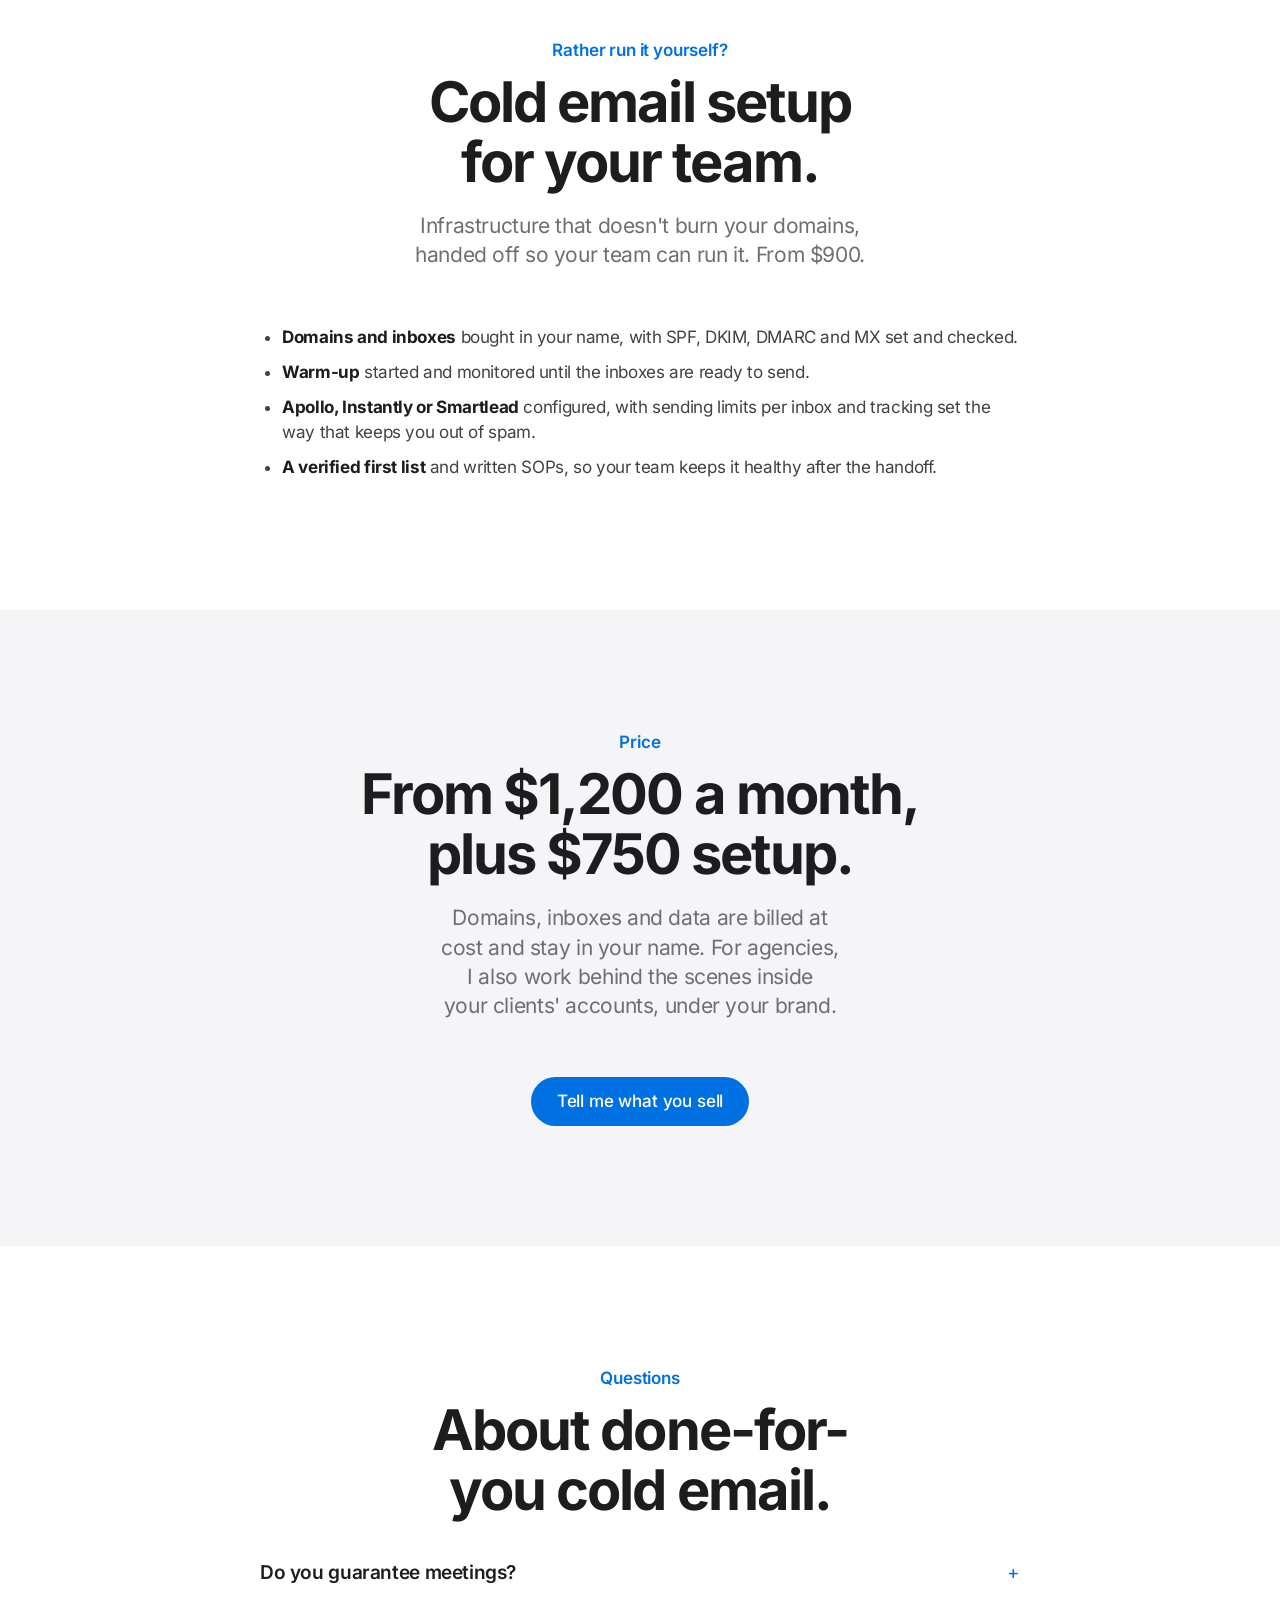
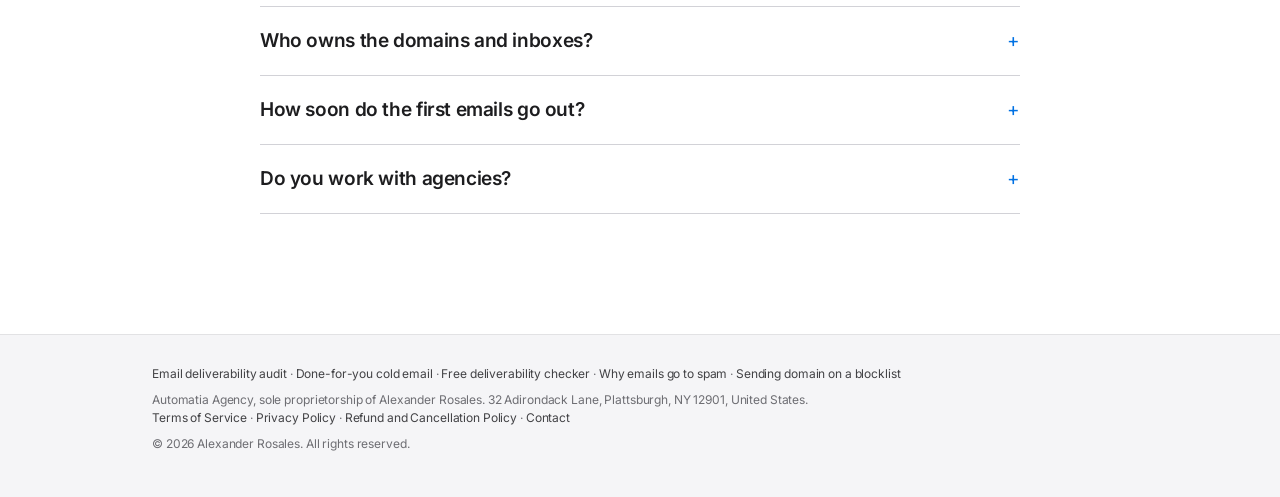
<file: cold-email-agency/index.html>
<!doctype html>
<html lang="en">
<head>
<meta charset="utf-8">
<meta name="viewport" content="width=device-width,initial-scale=1">
<title>Done-for-You Cold Email Agency for B2B | Automatia</title>
<meta name="description" content="A cold email agency of one: domains and inboxes in your name, verified lists, one checked line per contact, replies in your dashboard. From $1,200 a month.">
<link rel="canonical" href="https://automatia-agency.com/cold-email-agency/">
<meta property="og:type" content="website">
<meta property="og:site_name" content="Automatia Agency">
<meta property="og:url" content="https://automatia-agency.com/cold-email-agency/">
<meta property="og:title" content="Done-for-you cold email, run by a deliverability specialist">
<meta property="og:description" content="Domains in your name, verified lists, one checked line per contact and replies in your own dashboard.">
<meta property="og:image" content="https://automatia-agency.com/assets/og.png">
<meta name="twitter:card" content="summary_large_image">
<meta name="twitter:title" content="Done-for-you cold email, run by a deliverability specialist">
<meta name="twitter:description" content="Domains in your name, verified lists, one checked line per contact and replies in your own dashboard.">
<meta name="twitter:image" content="https://automatia-agency.com/assets/og.png">
<meta name="theme-color" content="#ffffff" media="(prefers-color-scheme: light)">
<meta name="theme-color" content="#000000" media="(prefers-color-scheme: dark)">
<link rel="preload" href="/assets/fonts/inter-latin-700-normal.woff2" as="font" type="font/woff2" crossorigin>
<link rel="stylesheet" href="/style.css">
<script type="application/ld+json">
{"@context":"https://schema.org","@graph":[
 {"@type":"Service","name":"Done-for-you cold email campaigns","serviceType":"Cold email lead generation",
  "description":"Cold email run end to end from domains in the client's name: setup and warm-up, researched and verified lists, one checked line per contact, sending, monitoring and a weekly written report.",
  "provider":{"@type":"ProfessionalService","@id":"https://automatia-agency.com/#business","name":"Automatia Agency","url":"https://automatia-agency.com/"},
  "areaServed":"Worldwide","url":"https://automatia-agency.com/cold-email-agency/",
  "offers":[{"@type":"Offer","name":"Done for you","price":"1200","priceCurrency":"USD","description":"From $1,200 per month, plus $750 setup"},
            {"@type":"Offer","name":"Setup for your team","price":"900","priceCurrency":"USD","description":"From $900"}]},
 {"@type":"BreadcrumbList","itemListElement":[
  {"@type":"ListItem","position":1,"name":"Home","item":"https://automatia-agency.com/"},
  {"@type":"ListItem","position":2,"name":"Done-for-you cold email","item":"https://automatia-agency.com/cold-email-agency/"}]},
 {"@type":"FAQPage","mainEntity":[
  {"@type":"Question","name":"Do you guarantee meetings?","acceptedAnswer":{"@type":"Answer","text":"No. Meetings depend on the list, the offer and the timing. Before the first email we agree in writing what I will measure and what would make us pause or stop."}},
  {"@type":"Question","name":"Who owns the domains and inboxes?","acceptedAnswer":{"@type":"Answer","text":"You do. They are bought in your name and billed at cost. If we part ways, everything stays with you."}},
  {"@type":"Question","name":"How soon do the first emails go out?","acceptedAnswer":{"@type":"Answer","text":"New domains and inboxes need about two weeks of warm-up. That time goes into building and verifying the list and writing the emails, so sending starts as soon as the inboxes are ready."}},
  {"@type":"Question","name":"Do you work with agencies?","acceptedAnswer":{"@type":"Answer","text":"Yes. I can work behind the scenes inside your clients' accounts, under your brand."}}]}]}
</script>
<script data-goatcounter="https://stats.automatia-agency.com/count" async src="https://stats.automatia-agency.com/count.js"></script>
</head>
<body class="home">
<a class="skip" href="#main">Skip to content</a>
<header><div class="wrap"><div class="bar">
  <a class="brand" href="/">Automatia<span>&nbsp;Agency</span></a>
  <nav aria-label="Main">
    <a href="/email-deliverability-checker/">Free check</a>
    <a href="/email-deliverability-audit/">Audit</a>
    <a href="/cold-email-agency/" aria-current="page">Done for you</a>
    <a href="/why-emails-go-to-spam/">Spam guide</a>
    <a href="/#pricing">Pricing</a>
    <a href="/#contact">Contact</a>
  </nav>
</div></div></header>

<main id="main">

<section class="page-hero center" aria-labelledby="page-title">
  <div class="wrap">
    <p class="crumbs"><a href="/">Home</a> &rsaquo; Done-for-you cold email</p>
    <h1 class="title" id="page-title">A cold email agency of one, for B2B teams</h1>
    <p class="intro">Cold email lead generation run end to end by a deliverability specialist, from domains in
    your name. You approve every email and answer the replies. From $1,200 a month.</p>
    <div class="cta"><a class="btn" href="/#contact">Tell me what you sell</a></div>
  </div>
</section>

<section class="gray center" aria-labelledby="split-title">
  <div class="wrap">
    <span class="eyebrow">Who does what</span>
    <h2 class="title" id="split-title">You approve and answer. I do the rest.</h2>
    <div class="split">
      <div class="side reveal">
        <span class="who">You</span>
        <h3>Approve and answer.</h3>
        <ul>
          <li>Approve the offer and every email before it goes out</li>
          <li>Answer the replies that matter, from your dashboard</li>
          <li>Own every domain and inbox, in your name</li>
        </ul>
      </div>
      <div class="side me reveal">
        <span class="who">Me</span>
        <h3>Everything else.</h3>
        <ul>
          <li>Set up and warm the domains and inboxes</li>
          <li>Research and verify every contact</li>
          <li>Write one checked line for each prospect</li>
          <li>Send, monitor, and stop the day the numbers say so</li>
          <li>Separate human replies from auto-replies, and report every week</li>
        </ul>
      </div>
    </div>
  </div>
</section>

<section class="center" aria-labelledby="results-title">
  <div class="wrap">
    <span class="eyebrow">Measured, not claimed</span>
    <h2 class="title" id="results-title">What researched cold email did.</h2>
    <p class="intro">Real campaigns, with the sample size under each number.</p>
    <div class="bento">
      <article class="tile full gray-tile reveal">
        <div class="big">4 asked for next steps.</div>
        <p>An SEO agency's outreach to local businesses: 989 emails, a 1.4% bounce rate and 15 human replies.
        Four of them asked for a price, a proposal or an analysis.</p>
        <div class="n">Client campaign, September to October 2026</div>
      </article>
      <article class="tile wide gray-tile reveal">
        <div class="big">7% <small>vs</small> 1.7%</div>
        <p>Reply rate of 100 hand-researched contacts against a bulk list of 2,071.</p>
        <div class="n">2,171 contacts, my own campaigns</div>
      </article>
      <article class="tile narrow black reveal">
        <div class="big"><span class="grad">4&times;</span></div>
        <p>Catch-all addresses bounced at 4.19%, verified ones at 1.09%. Catch-alls stay out of the list.</p>
        <div class="n">838 sends, my own campaigns</div>
      </article>
    </div>
  </div>
</section>

<section class="gray center" aria-labelledby="rules-title">
  <div class="wrap">
    <span class="eyebrow">The rules</span>
    <h2 class="title" id="rules-title">Five things that don't change.</h2>
    <ol class="rules">
      <li class="reveal"><b>Your domains, never mine</b><span>If we part ways, everything stays with you.</span></li>
      <li class="reveal"><b>One checked line per contact</b><span>Every detail is verified on the prospect's own site before it's sent.</span></li>
      <li class="reveal"><b>Human replies only</b><span>Auto-replies never count in your numbers.</span></li>
      <li class="reveal"><b>A stop rule before the first email</b><span>Written down: what would make us pause or end a campaign.</span></li>
      <li class="reveal"><b>Replies in your dashboard</b><span>Read and answer them there, attachments included.</span></li>
    </ol>
  </div>
</section>

<section class="center" id="setup" aria-labelledby="setup-title">
  <div class="wrap">
    <span class="eyebrow">Rather run it yourself?</span>
    <h2 class="title" id="setup-title">Cold email setup for your team.</h2>
    <p class="intro">Infrastructure that doesn't burn your domains, handed off so your team can run it. From $900.</p>
    <ul class="checklist">
      <li><b>Domains and inboxes</b> bought in your name, with SPF, DKIM, DMARC and MX set and checked.</li>
      <li><b>Warm-up</b> started and monitored until the inboxes are ready to send.</li>
      <li><b>Apollo, Instantly or Smartlead</b> configured, with sending limits per inbox and tracking set the way that
      keeps you out of spam.</li>
      <li><b>A verified first list</b> and written SOPs, so your team keeps it healthy after the handoff.</li>
    </ul>
  </div>
</section>

<section class="gray center" aria-labelledby="price-title">
  <div class="wrap">
    <span class="eyebrow">Price</span>
    <h2 class="title" id="price-title">From $1,200 a month, plus $750 setup.</h2>
    <p class="intro">Domains, inboxes and data are billed at cost and stay in your name. For agencies, I also work
    behind the scenes inside your clients' accounts, under your brand.</p>
    <div class="cta"><a class="btn" href="/#contact">Tell me what you sell</a></div>
  </div>
</section>

<section class="center" aria-labelledby="faq-title">
  <div class="wrap">
    <span class="eyebrow">Questions</span>
    <h2 class="title" id="faq-title">About done-for-you cold email.</h2>
    <div class="faq">
      <details><summary>Do you guarantee meetings?</summary>
        <p>No. Meetings depend on the list, the offer and the timing. Before the first email we agree in writing what I will measure and what would make us pause or stop.</p></details>
      <details><summary>Who owns the domains and inboxes?</summary>
        <p>You do. They are bought in your name and billed at cost. If we part ways, everything stays with you.</p></details>
      <details><summary>How soon do the first emails go out?</summary>
        <p>New domains and inboxes need about two weeks of warm-up. That time goes into building and verifying the list and writing the emails, so sending starts as soon as the inboxes are ready.</p></details>
      <details><summary>Do you work with agencies?</summary>
        <p>Yes. I can work behind the scenes inside your clients' accounts, under your brand. If your own sending is the problem, start with an <a href="/email-deliverability-audit/">email deliverability audit</a>.</p></details>
    </div>
  </div>
</section>

</main>

<footer><div class="wrap">
  <p><a href="/email-deliverability-audit/">Email deliverability audit</a> &middot;
  <a href="/cold-email-agency/">Done-for-you cold email</a> &middot;
  <a href="/email-deliverability-checker/">Free deliverability checker</a> &middot;
  <a href="/why-emails-go-to-spam/">Why emails go to spam</a> &middot;
  <a href="/sending-domain-blocklist/">Sending domain on a blocklist</a></p>
  <p>Automatia Agency, sole proprietorship of Alexander Rosales.
  32 Adirondack Lane, Plattsburgh, NY 12901, United States.<br>
  <a href="/terms.html">Terms of Service</a> &middot;
  <a href="/privacy.html">Privacy Policy</a> &middot;
  <a href="/refunds.html">Refund and Cancellation Policy</a> &middot;
  <a href="/contact.html">Contact</a></p>
  <p>&copy; 2026 Alexander Rosales. All rights reserved.</p>
</div></footer>

<script src="/assets/js/site.js" defer></script>
</body>
</html>
</file>
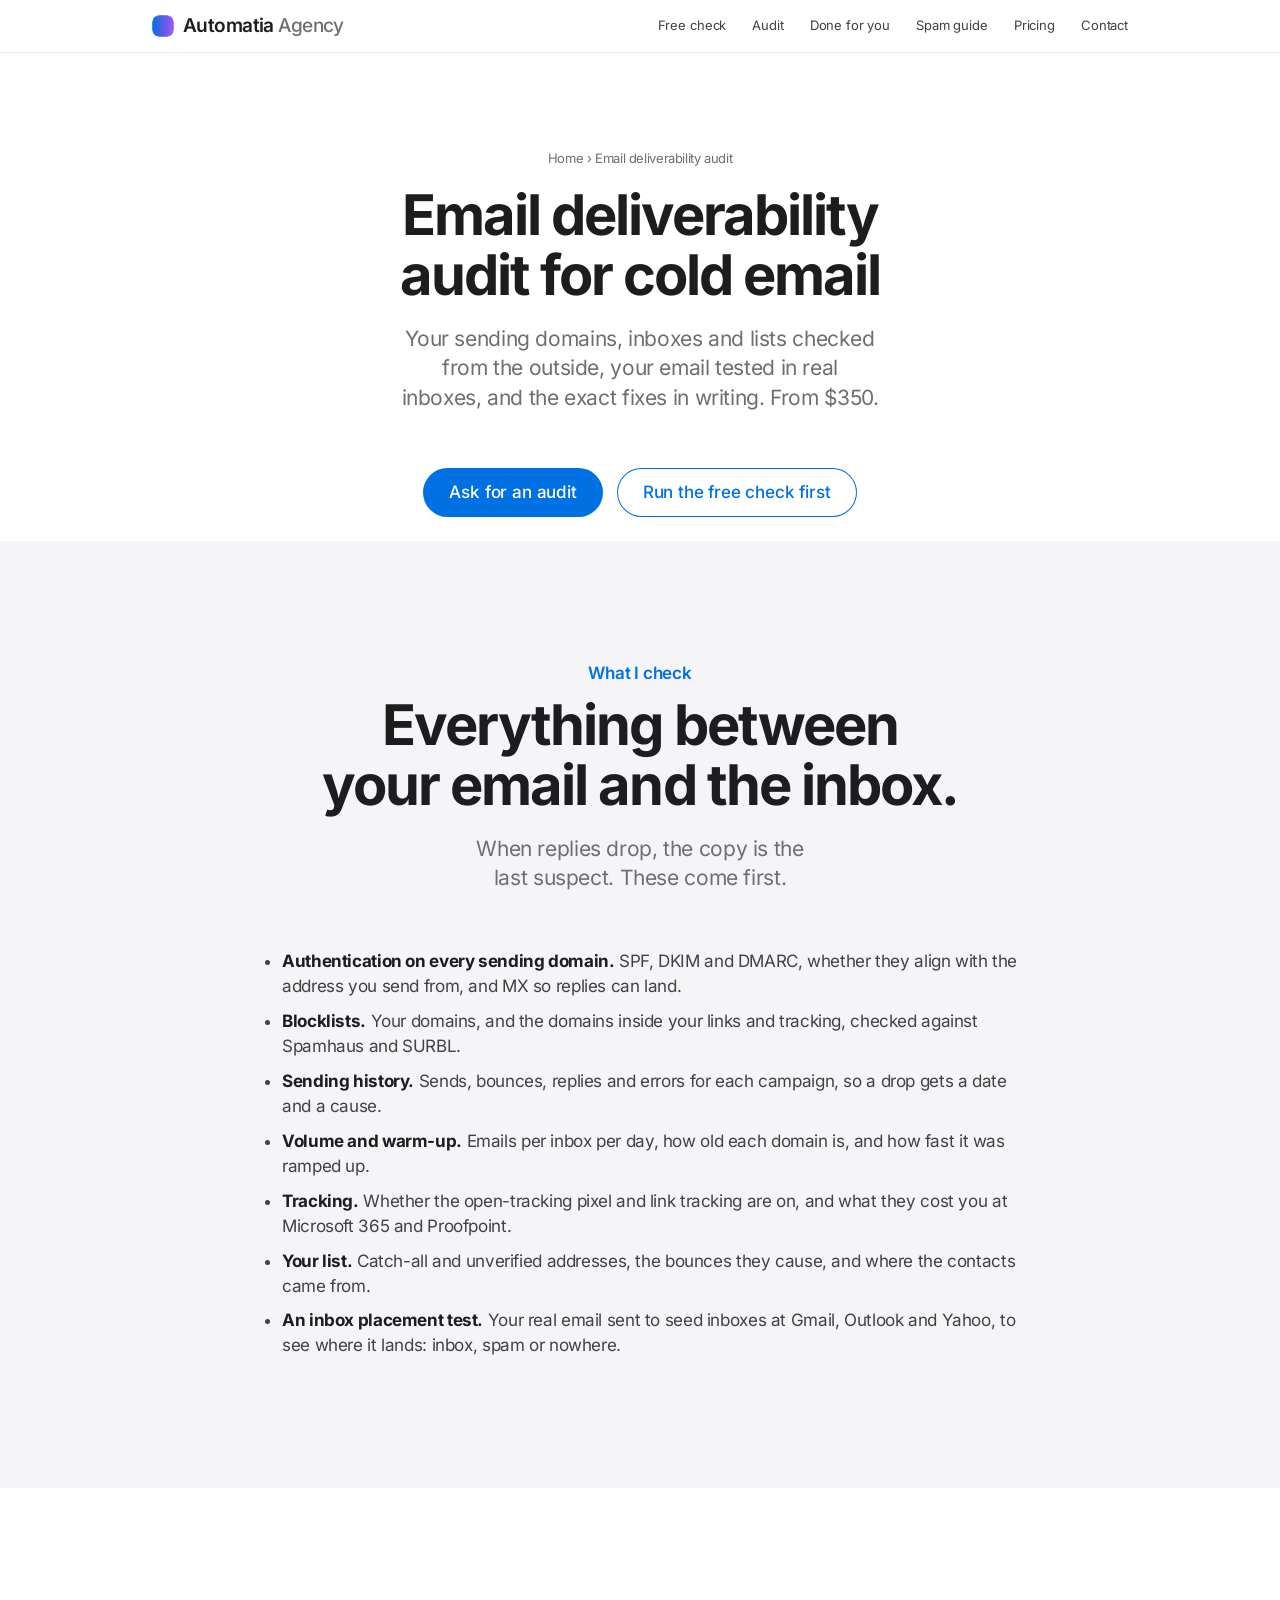
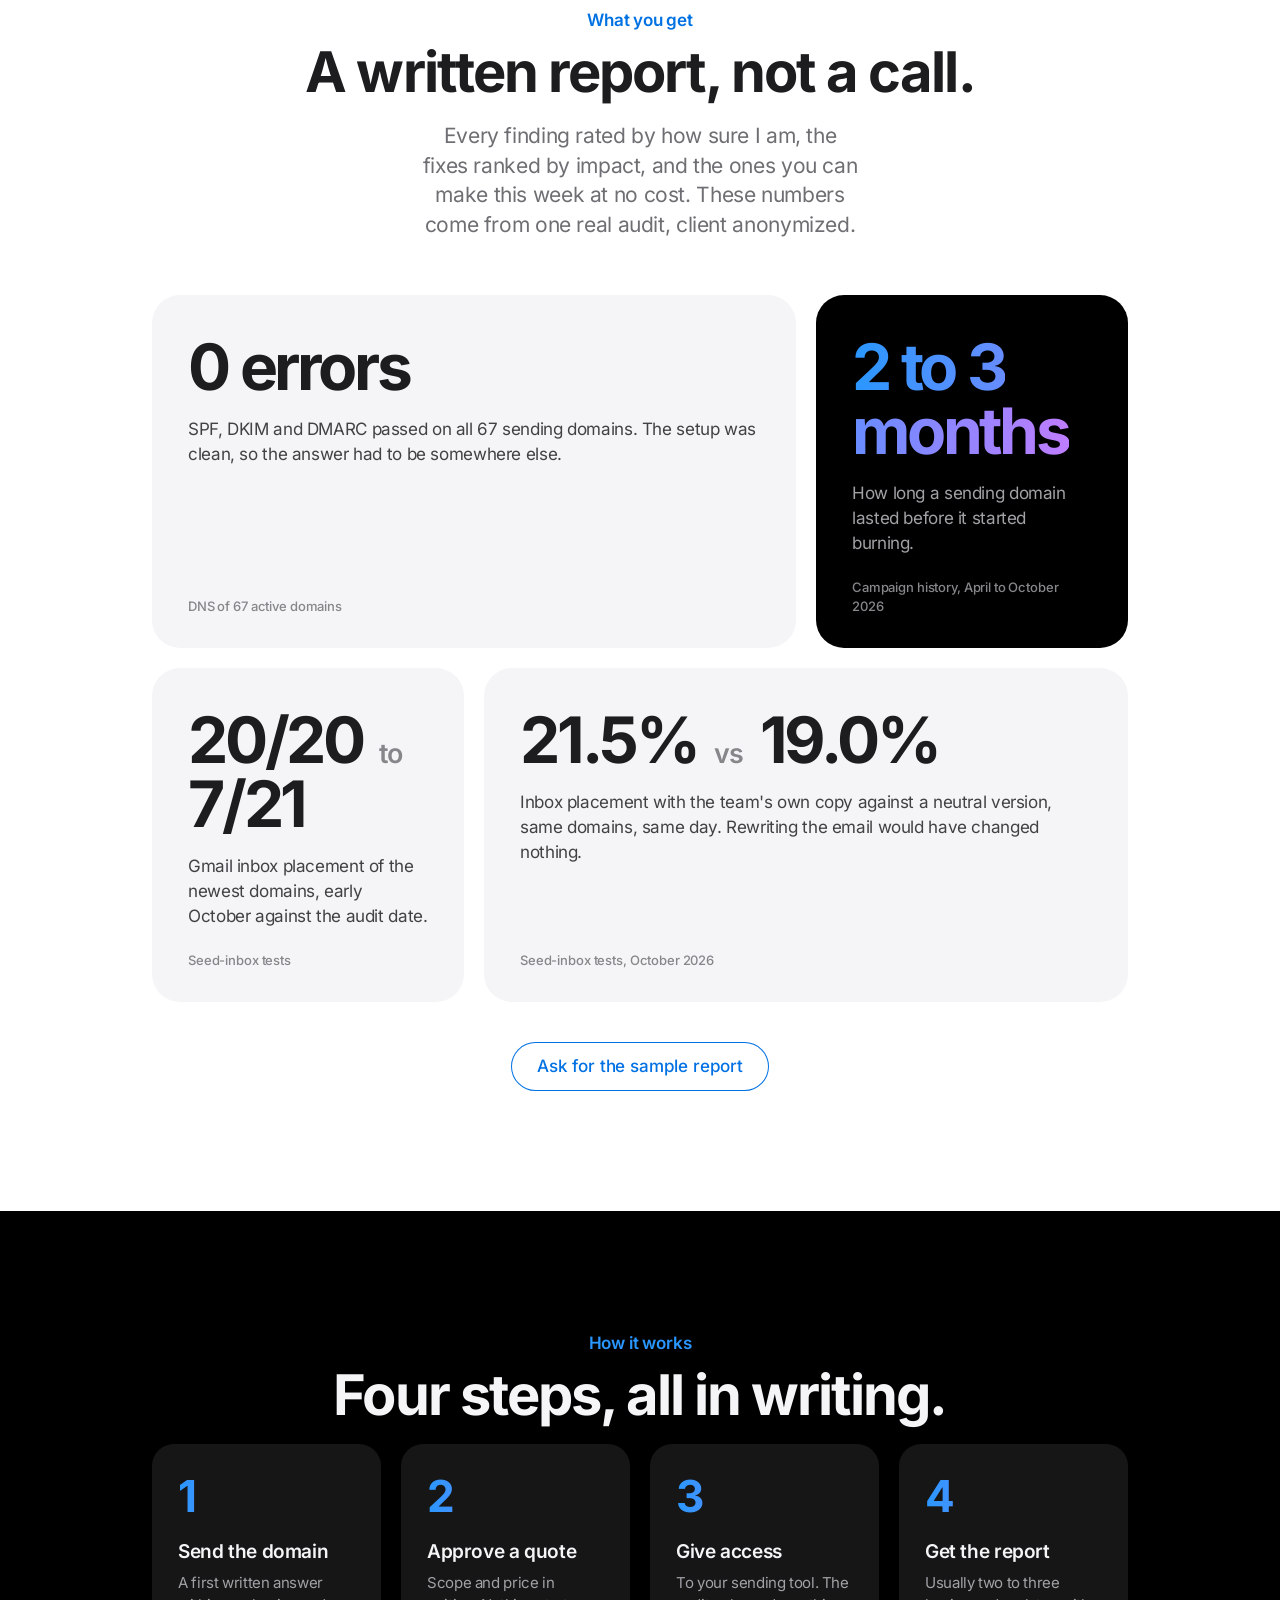
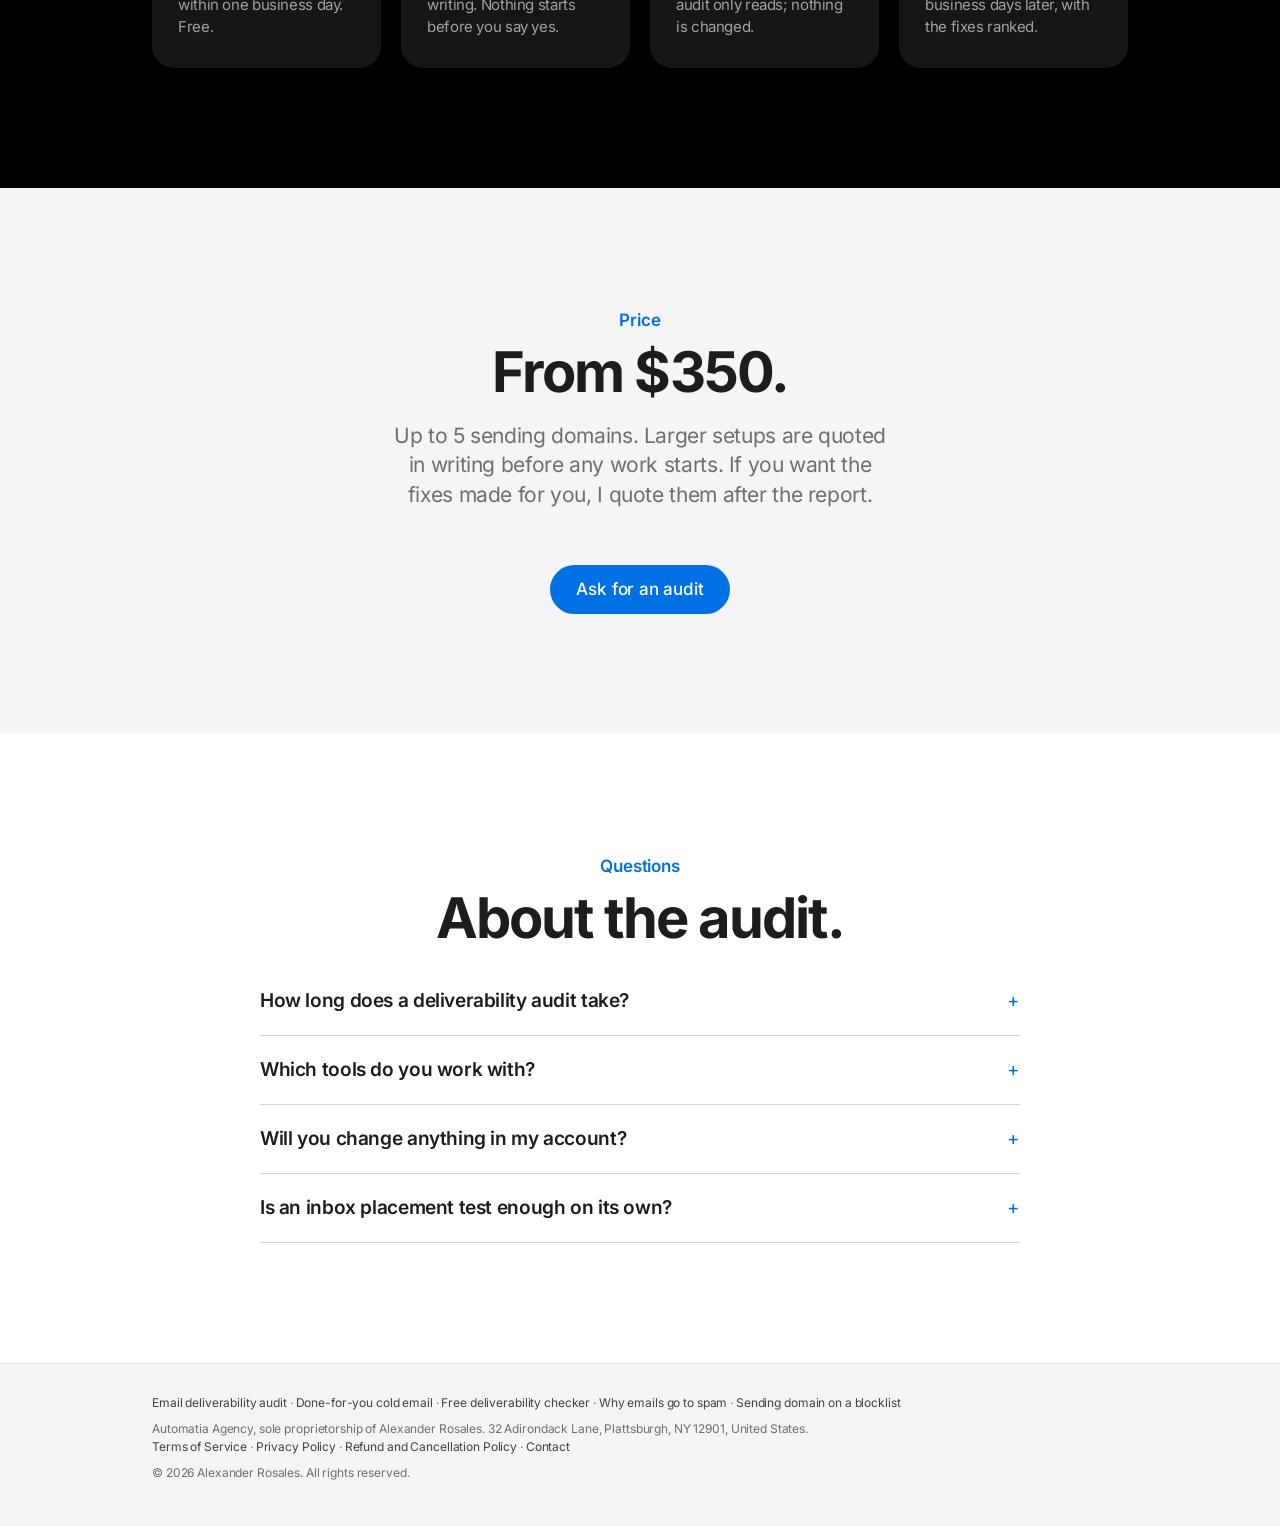
<file: email-deliverability-audit/index.html>
<!doctype html>
<html lang="en">
<head>
<meta charset="utf-8">
<meta name="viewport" content="width=device-width,initial-scale=1">
<title>Email Deliverability Audit for Cold Email | Automatia</title>
<meta name="description" content="A written email deliverability audit for cold email: SPF, DKIM, DMARC, blocklists, sending history and an inbox placement test at Gmail, Outlook and Yahoo. From $350.">
<link rel="canonical" href="https://automatia-agency.com/email-deliverability-audit/">
<meta property="og:type" content="website">
<meta property="og:site_name" content="Automatia Agency">
<meta property="og:url" content="https://automatia-agency.com/email-deliverability-audit/">
<meta property="og:title" content="Email deliverability audit for cold email">
<meta property="og:description" content="Your sending domains, inboxes and lists checked, your email tested in real inboxes, and the exact fixes in writing. From $350.">
<meta property="og:image" content="https://automatia-agency.com/assets/og.png">
<meta name="twitter:card" content="summary_large_image">
<meta name="twitter:title" content="Email deliverability audit for cold email">
<meta name="twitter:description" content="SPF, DKIM, DMARC, blocklists, sending history and an inbox placement test, in a written report. From $350.">
<meta name="twitter:image" content="https://automatia-agency.com/assets/og.png">
<meta name="theme-color" content="#ffffff" media="(prefers-color-scheme: light)">
<meta name="theme-color" content="#000000" media="(prefers-color-scheme: dark)">
<link rel="preload" href="/assets/fonts/inter-latin-700-normal.woff2" as="font" type="font/woff2" crossorigin>
<link rel="stylesheet" href="/style.css">
<script type="application/ld+json">
{"@context":"https://schema.org","@graph":[
 {"@type":"Service","name":"Email deliverability audit","serviceType":"Email deliverability audit",
  "description":"A written deliverability audit for cold email: authentication, blocklists, sending history, volume, tracking, list quality and an inbox placement test at Gmail, Outlook and Yahoo.",
  "provider":{"@type":"ProfessionalService","@id":"https://automatia-agency.com/#business","name":"Automatia Agency","url":"https://automatia-agency.com/"},
  "areaServed":"Worldwide","url":"https://automatia-agency.com/email-deliverability-audit/",
  "offers":{"@type":"Offer","price":"350","priceCurrency":"USD","description":"From $350 for up to 5 sending domains"}},
 {"@type":"BreadcrumbList","itemListElement":[
  {"@type":"ListItem","position":1,"name":"Home","item":"https://automatia-agency.com/"},
  {"@type":"ListItem","position":2,"name":"Email deliverability audit","item":"https://automatia-agency.com/email-deliverability-audit/"}]},
 {"@type":"FAQPage","mainEntity":[
  {"@type":"Question","name":"How long does a deliverability audit take?","acceptedAnswer":{"@type":"Answer","text":"Usually two to three business days once I have access. The first answer, from your public DNS, is free and comes within one business day."}},
  {"@type":"Question","name":"Which tools do you work with?","acceptedAnswer":{"@type":"Answer","text":"Smartlead, Instantly and Apollo, inboxes on Google Workspace and Microsoft 365, and inbox providers such as Zapmail and InboxKit."}},
  {"@type":"Question","name":"Will you change anything in my account?","acceptedAnswer":{"@type":"Answer","text":"No. The audit only reads. Any fix is made after you approve it in writing, or by your own team from the report."}},
  {"@type":"Question","name":"Is an inbox placement test enough on its own?","acceptedAnswer":{"@type":"Answer","text":"It shows where one email landed on one day. The audit adds the why: the domains, the sending history, the list and the tracking behind that result."}}]}]}
</script>
<script data-goatcounter="https://stats.automatia-agency.com/count" async src="https://stats.automatia-agency.com/count.js"></script>
</head>
<body class="home">
<a class="skip" href="#main">Skip to content</a>
<header><div class="wrap"><div class="bar">
  <a class="brand" href="/">Automatia<span>&nbsp;Agency</span></a>
  <nav aria-label="Main">
    <a href="/email-deliverability-checker/">Free check</a>
    <a href="/email-deliverability-audit/" aria-current="page">Audit</a>
    <a href="/cold-email-agency/">Done for you</a>
    <a href="/why-emails-go-to-spam/">Spam guide</a>
    <a href="/#pricing">Pricing</a>
    <a href="/#contact">Contact</a>
  </nav>
</div></div></header>

<main id="main">

<section class="page-hero center" aria-labelledby="page-title">
  <div class="wrap">
    <p class="crumbs"><a href="/">Home</a> &rsaquo; Email deliverability audit</p>
    <h1 class="title" id="page-title">Email deliverability audit for cold email</h1>
    <p class="intro">Your sending domains, inboxes and lists checked from the outside, your email tested in real
    inboxes, and the exact fixes in writing. From $350.</p>
    <div class="cta">
      <a class="btn" href="/#contact">Ask for an audit</a>
      <a class="btn btn-ghost" href="/email-deliverability-checker/">Run the free check first</a>
    </div>
  </div>
</section>

<section class="gray center" aria-labelledby="checks-title">
  <div class="wrap">
    <span class="eyebrow">What I check</span>
    <h2 class="title" id="checks-title">Everything between your email and the inbox.</h2>
    <p class="intro">When replies drop, the copy is the last suspect. These come first.</p>
    <ul class="checklist">
      <li><b>Authentication on every sending domain.</b> SPF, DKIM and DMARC, whether they align with the address
      you send from, and MX so replies can land.</li>
      <li><b>Blocklists.</b> Your domains, and the domains inside your links and tracking, checked against Spamhaus
      and SURBL.</li>
      <li><b>Sending history.</b> Sends, bounces, replies and errors for each campaign, so a drop gets a date and a
      cause.</li>
      <li><b>Volume and warm-up.</b> Emails per inbox per day, how old each domain is, and how fast it was ramped
      up.</li>
      <li><b>Tracking.</b> Whether the open-tracking pixel and link tracking are on, and what they cost you at
      Microsoft 365 and Proofpoint.</li>
      <li><b>Your list.</b> Catch-all and unverified addresses, the bounces they cause, and where the contacts came
      from.</li>
      <li><b>An inbox placement test.</b> Your real email sent to seed inboxes at Gmail, Outlook and Yahoo, to see
      where it lands: inbox, spam or nowhere.</li>
    </ul>
  </div>
</section>

<section class="center" aria-labelledby="get-title">
  <div class="wrap">
    <span class="eyebrow">What you get</span>
    <h2 class="title" id="get-title">A written report, not a call.</h2>
    <p class="intro">Every finding rated by how sure I am, the fixes ranked by impact, and the ones you can make this
    week at no cost. These numbers come from one real audit, client anonymized.</p>
    <div class="bento">
      <article class="tile wide gray-tile reveal">
        <div class="big">0 errors</div>
        <p>SPF, DKIM and DMARC passed on all 67 sending domains. The setup was clean, so the answer had to be
        somewhere else.</p>
        <div class="n">DNS of 67 active domains</div>
      </article>
      <article class="tile narrow black reveal">
        <div class="big"><span class="grad">2 to 3 months</span></div>
        <p>How long a sending domain lasted before it started burning.</p>
        <div class="n">Campaign history, April to October 2026</div>
      </article>
      <article class="tile narrow gray-tile reveal">
        <div class="big">20/20 <small>to</small> 7/21</div>
        <p>Gmail inbox placement of the newest domains, early October against the audit date.</p>
        <div class="n">Seed-inbox tests</div>
      </article>
      <article class="tile wide gray-tile reveal">
        <div class="big">21.5% <small>vs</small> 19.0%</div>
        <p>Inbox placement with the team's own copy against a neutral version, same domains, same day. Rewriting
        the email would have changed nothing.</p>
        <div class="n">Seed-inbox tests, October 2026</div>
      </article>
    </div>
    <div class="cta"><a class="btn btn-ghost" href="/#contact">Ask for the sample report</a></div>
  </div>
</section>

<section class="dark center" aria-labelledby="how-title">
  <div class="wrap">
    <span class="eyebrow">How it works</span>
    <h2 class="title" id="how-title">Four steps, all in writing.</h2>
    <ol class="steps">
      <li class="reveal"><h3>Send the domain</h3><p>A first written answer within one business day. Free.</p></li>
      <li class="reveal"><h3>Approve a quote</h3><p>Scope and price in writing. Nothing starts before you say yes.</p></li>
      <li class="reveal"><h3>Give access</h3><p>To your sending tool. The audit only reads; nothing is changed.</p></li>
      <li class="reveal"><h3>Get the report</h3><p>Usually two to three business days later, with the fixes ranked.</p></li>
    </ol>
  </div>
</section>

<section class="gray center" aria-labelledby="price-title">
  <div class="wrap">
    <span class="eyebrow">Price</span>
    <h2 class="title" id="price-title">From $350.</h2>
    <p class="intro">Up to 5 sending domains. Larger setups are quoted in writing before any work starts. If you want
    the fixes made for you, I quote them after the report.</p>
    <div class="cta"><a class="btn" href="/#contact">Ask for an audit</a></div>
  </div>
</section>

<section class="center" aria-labelledby="faq-title">
  <div class="wrap">
    <span class="eyebrow">Questions</span>
    <h2 class="title" id="faq-title">About the audit.</h2>
    <div class="faq">
      <details><summary>How long does a deliverability audit take?</summary>
        <p>Usually two to three business days once I have access. The first answer, from your public DNS, is free and comes within one business day.</p></details>
      <details><summary>Which tools do you work with?</summary>
        <p>Smartlead, Instantly and Apollo, inboxes on Google Workspace and Microsoft 365, and inbox providers such as Zapmail and InboxKit.</p></details>
      <details><summary>Will you change anything in my account?</summary>
        <p>No. The audit only reads. Any fix is made after you approve it in writing, or by your own team from the report.</p></details>
      <details><summary>Is an inbox placement test enough on its own?</summary>
        <p>It shows where one email landed on one day. The audit adds the why: the domains, the sending history, the list and the tracking behind that result. <a href="/why-emails-go-to-spam/">Read why emails go to spam</a>.</p></details>
    </div>
  </div>
</section>

</main>

<footer><div class="wrap">
  <p><a href="/email-deliverability-audit/">Email deliverability audit</a> &middot;
  <a href="/cold-email-agency/">Done-for-you cold email</a> &middot;
  <a href="/email-deliverability-checker/">Free deliverability checker</a> &middot;
  <a href="/why-emails-go-to-spam/">Why emails go to spam</a> &middot;
  <a href="/sending-domain-blocklist/">Sending domain on a blocklist</a></p>
  <p>Automatia Agency, sole proprietorship of Alexander Rosales.
  32 Adirondack Lane, Plattsburgh, NY 12901, United States.<br>
  <a href="/terms.html">Terms of Service</a> &middot;
  <a href="/privacy.html">Privacy Policy</a> &middot;
  <a href="/refunds.html">Refund and Cancellation Policy</a> &middot;
  <a href="/contact.html">Contact</a></p>
  <p>&copy; 2026 Alexander Rosales. All rights reserved.</p>
</div></footer>

<script src="/assets/js/site.js" defer></script>
</body>
</html>
</file>
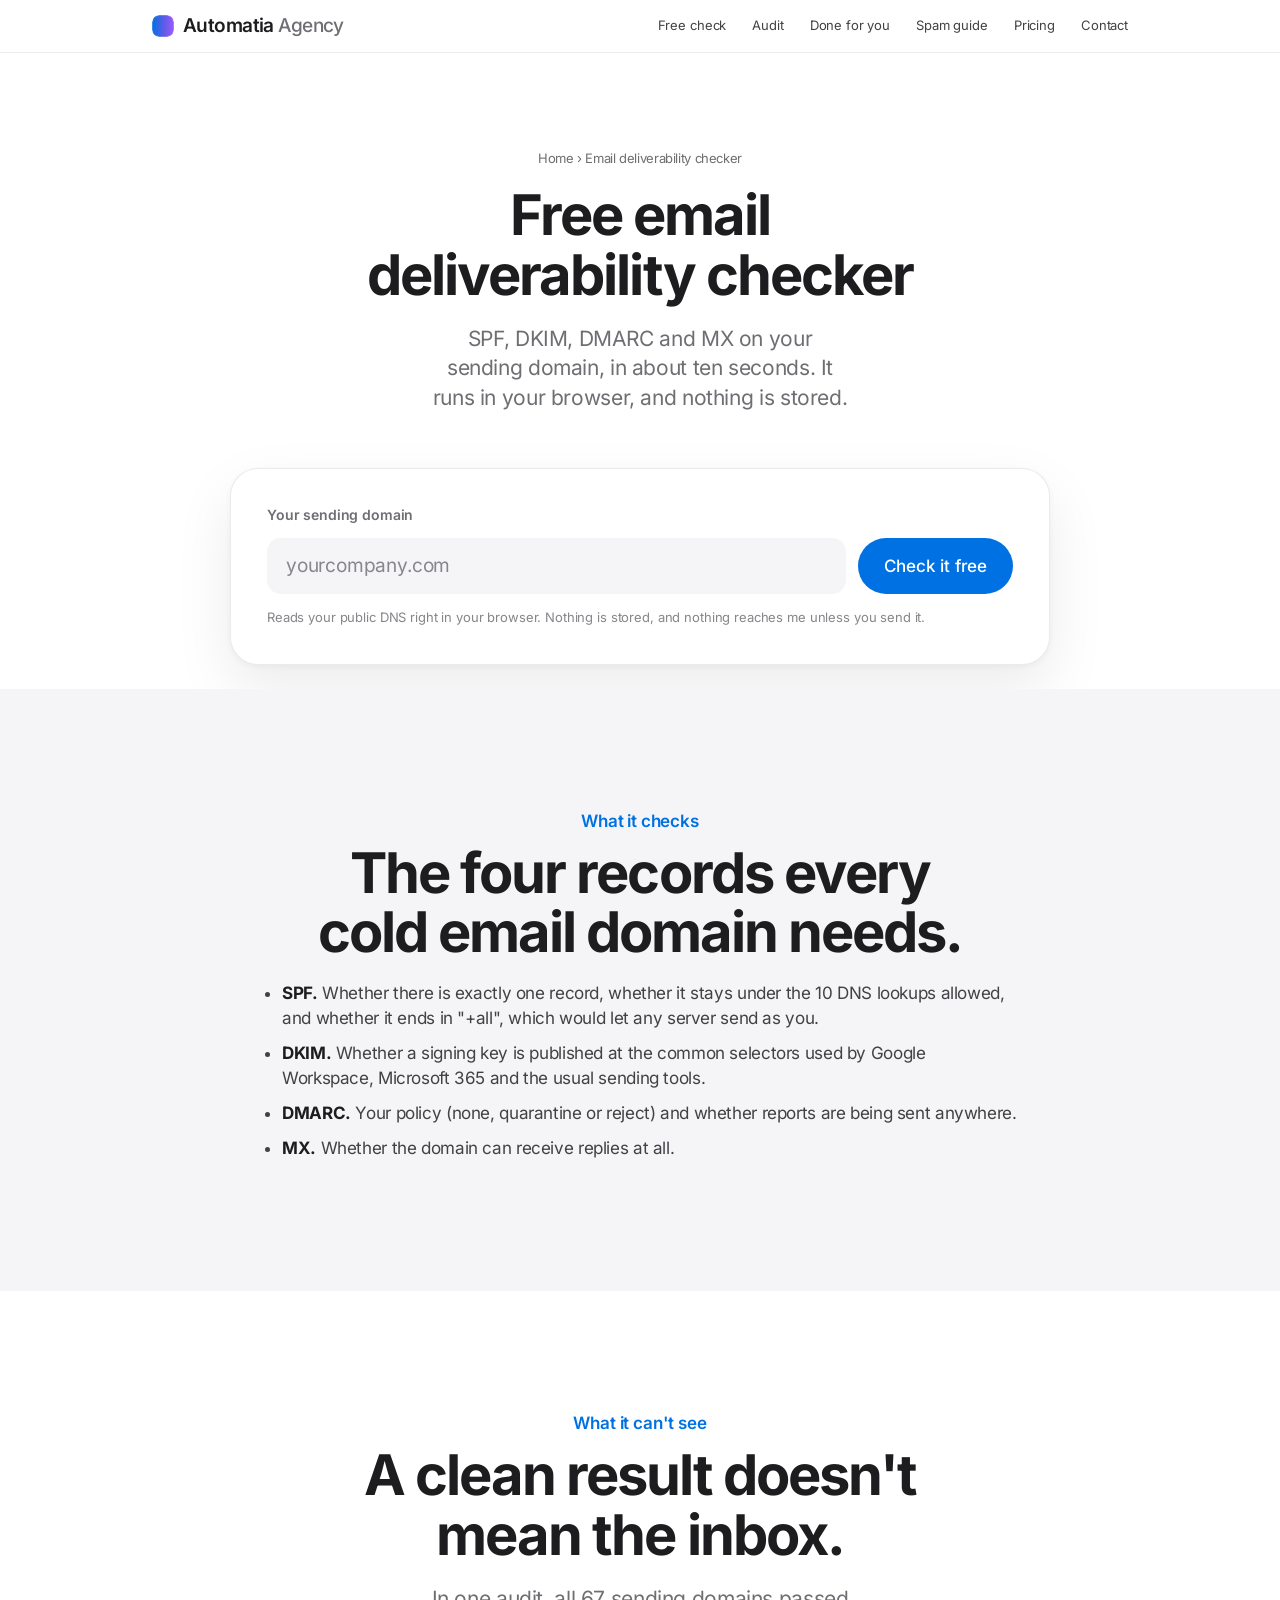
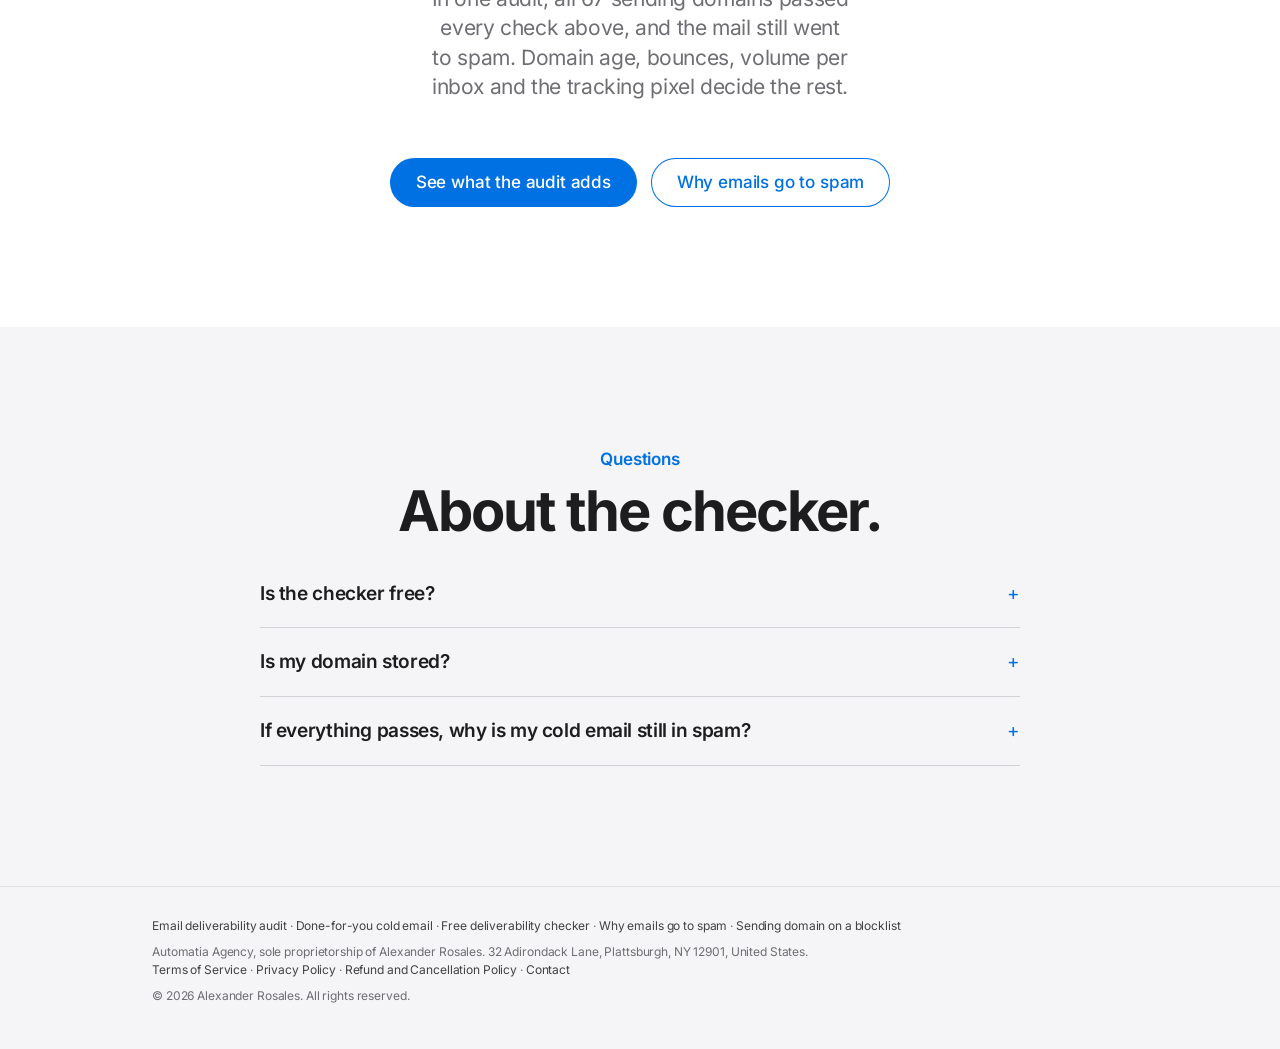
<file: email-deliverability-checker/index.html>
<!doctype html>
<html lang="en">
<head>
<meta charset="utf-8">
<meta name="viewport" content="width=device-width,initial-scale=1">
<title>Free Email Deliverability Checker | Automatia</title>
<meta name="description" content="Free email deliverability checker for cold email domains: SPF, DKIM, DMARC and MX in about ten seconds, right in your browser. Nothing is stored.">
<link rel="canonical" href="https://automatia-agency.com/email-deliverability-checker/">
<meta property="og:type" content="website">
<meta property="og:site_name" content="Automatia Agency">
<meta property="og:url" content="https://automatia-agency.com/email-deliverability-checker/">
<meta property="og:title" content="Free email deliverability checker">
<meta property="og:description" content="SPF, DKIM, DMARC and MX on your sending domain, in about ten seconds. Nothing is stored.">
<meta property="og:image" content="https://automatia-agency.com/assets/og.png">
<meta name="twitter:card" content="summary_large_image">
<meta name="twitter:title" content="Free email deliverability checker">
<meta name="twitter:description" content="SPF, DKIM, DMARC and MX on your sending domain, in about ten seconds.">
<meta name="twitter:image" content="https://automatia-agency.com/assets/og.png">
<meta name="theme-color" content="#ffffff" media="(prefers-color-scheme: light)">
<meta name="theme-color" content="#000000" media="(prefers-color-scheme: dark)">
<link rel="preload" href="/assets/fonts/inter-latin-700-normal.woff2" as="font" type="font/woff2" crossorigin>
<link rel="stylesheet" href="/style.css">
<script type="application/ld+json">
{"@context":"https://schema.org","@graph":[
 {"@type":"WebApplication","name":"Email deliverability checker","url":"https://automatia-agency.com/email-deliverability-checker/",
  "applicationCategory":"BusinessApplication","operatingSystem":"Any (runs in the browser)",
  "description":"Checks SPF, DKIM, DMARC and MX on a sending domain from its public DNS, in the browser.",
  "offers":{"@type":"Offer","price":"0","priceCurrency":"USD"},
  "provider":{"@type":"ProfessionalService","@id":"https://automatia-agency.com/#business","name":"Automatia Agency"}},
 {"@type":"BreadcrumbList","itemListElement":[
  {"@type":"ListItem","position":1,"name":"Home","item":"https://automatia-agency.com/"},
  {"@type":"ListItem","position":2,"name":"Email deliverability checker","item":"https://automatia-agency.com/email-deliverability-checker/"}]},
 {"@type":"FAQPage","mainEntity":[
  {"@type":"Question","name":"Is the checker free?","acceptedAnswer":{"@type":"Answer","text":"Yes. No sign-up and no email address needed."}},
  {"@type":"Question","name":"Is my domain stored?","acceptedAnswer":{"@type":"Answer","text":"No. The check runs in your browser and only the domain name is sent to Google Public DNS to read its public records. Nothing reaches me unless you choose to email the result."}},
  {"@type":"Question","name":"If everything passes, why is my cold email still in spam?","acceptedAnswer":{"@type":"Answer","text":"Because authentication is only the first gate. Worn-out domains, bounces, volume per inbox and the tracking pixel can still send you to spam with a perfect setup. That is what the audit looks at."}}]}]}
</script>
<script data-goatcounter="https://stats.automatia-agency.com/count" async src="https://stats.automatia-agency.com/count.js"></script>
</head>
<body class="home">
<a class="skip" href="#main">Skip to content</a>
<header><div class="wrap"><div class="bar">
  <a class="brand" href="/">Automatia<span>&nbsp;Agency</span></a>
  <nav aria-label="Main">
    <a href="/email-deliverability-checker/" aria-current="page">Free check</a>
    <a href="/email-deliverability-audit/">Audit</a>
    <a href="/cold-email-agency/">Done for you</a>
    <a href="/why-emails-go-to-spam/">Spam guide</a>
    <a href="/#pricing">Pricing</a>
    <a href="/#contact">Contact</a>
  </nav>
</div></div></header>

<main id="main">

<section class="page-hero center" aria-labelledby="page-title">
  <div class="wrap">
    <p class="crumbs"><a href="/">Home</a> &rsaquo; Email deliverability checker</p>
    <h1 class="title" id="page-title">Free email deliverability checker</h1>
    <p class="intro">SPF, DKIM, DMARC and MX on your sending domain, in about ten seconds. It runs in your browser,
    and nothing is stored.</p>
    <div class="checker">
      <form id="check-form" novalidate>
        <label class="check-label" for="domain">Your sending domain</label>
        <div class="check-row">
          <input id="domain" name="domain" type="text" inputmode="url" autocomplete="off"
                 spellcheck="false" placeholder="yourcompany.com" aria-describedby="check-note">
          <button class="btn" id="check-btn" type="submit">Check it free</button>
        </div>
        <p class="check-note" id="check-note">Reads your public DNS right in your browser. Nothing is stored, and nothing reaches me unless you send it.</p>
      </form>
      <div class="result" id="result" aria-live="polite"></div>
    </div>
  </div>
</section>

<section class="gray center" aria-labelledby="what-title">
  <div class="wrap">
    <span class="eyebrow">What it checks</span>
    <h2 class="title" id="what-title">The four records every cold email domain needs.</h2>
    <ul class="checklist">
      <li><b>SPF.</b> Whether there is exactly one record, whether it stays under the 10 DNS lookups allowed, and
      whether it ends in "+all", which would let any server send as you.</li>
      <li><b>DKIM.</b> Whether a signing key is published at the common selectors used by Google Workspace,
      Microsoft 365 and the usual sending tools.</li>
      <li><b>DMARC.</b> Your policy (none, quarantine or reject) and whether reports are being sent anywhere.</li>
      <li><b>MX.</b> Whether the domain can receive replies at all.</li>
    </ul>
  </div>
</section>

<section class="center" aria-labelledby="cant-title">
  <div class="wrap">
    <span class="eyebrow">What it can't see</span>
    <h2 class="title" id="cant-title">A clean result doesn't mean the inbox.</h2>
    <p class="intro">In one audit, all 67 sending domains passed every check above, and the mail still went to spam.
    Domain age, bounces, volume per inbox and the tracking pixel decide the rest.</p>
    <div class="cta">
      <a class="btn" href="/email-deliverability-audit/">See what the audit adds</a>
      <a class="btn btn-ghost" href="/why-emails-go-to-spam/">Why emails go to spam</a>
    </div>
  </div>
</section>

<section class="gray center" aria-labelledby="faq-title">
  <div class="wrap">
    <span class="eyebrow">Questions</span>
    <h2 class="title" id="faq-title">About the checker.</h2>
    <div class="faq">
      <details><summary>Is the checker free?</summary>
        <p>Yes. No sign-up and no email address needed.</p></details>
      <details><summary>Is my domain stored?</summary>
        <p>No. The check runs in your browser and only the domain name is sent to Google Public DNS to read its public records. Nothing reaches me unless you choose to email the result.</p></details>
      <details><summary>If everything passes, why is my cold email still in spam?</summary>
        <p>Because authentication is only the first gate. Worn-out domains, bounces, volume per inbox and the tracking pixel can still send you to spam with a perfect setup. That is what the <a href="/email-deliverability-audit/">audit</a> looks at.</p></details>
    </div>
  </div>
</section>

</main>

<footer><div class="wrap">
  <p><a href="/email-deliverability-audit/">Email deliverability audit</a> &middot;
  <a href="/cold-email-agency/">Done-for-you cold email</a> &middot;
  <a href="/email-deliverability-checker/">Free deliverability checker</a> &middot;
  <a href="/why-emails-go-to-spam/">Why emails go to spam</a> &middot;
  <a href="/sending-domain-blocklist/">Sending domain on a blocklist</a></p>
  <p>Automatia Agency, sole proprietorship of Alexander Rosales.
  32 Adirondack Lane, Plattsburgh, NY 12901, United States.<br>
  <a href="/terms.html">Terms of Service</a> &middot;
  <a href="/privacy.html">Privacy Policy</a> &middot;
  <a href="/refunds.html">Refund and Cancellation Policy</a> &middot;
  <a href="/contact.html">Contact</a></p>
  <p>&copy; 2026 Alexander Rosales. All rights reserved.</p>
</div></footer>

<script src="/assets/js/site.js" defer></script>
</body>
</html>
</file>
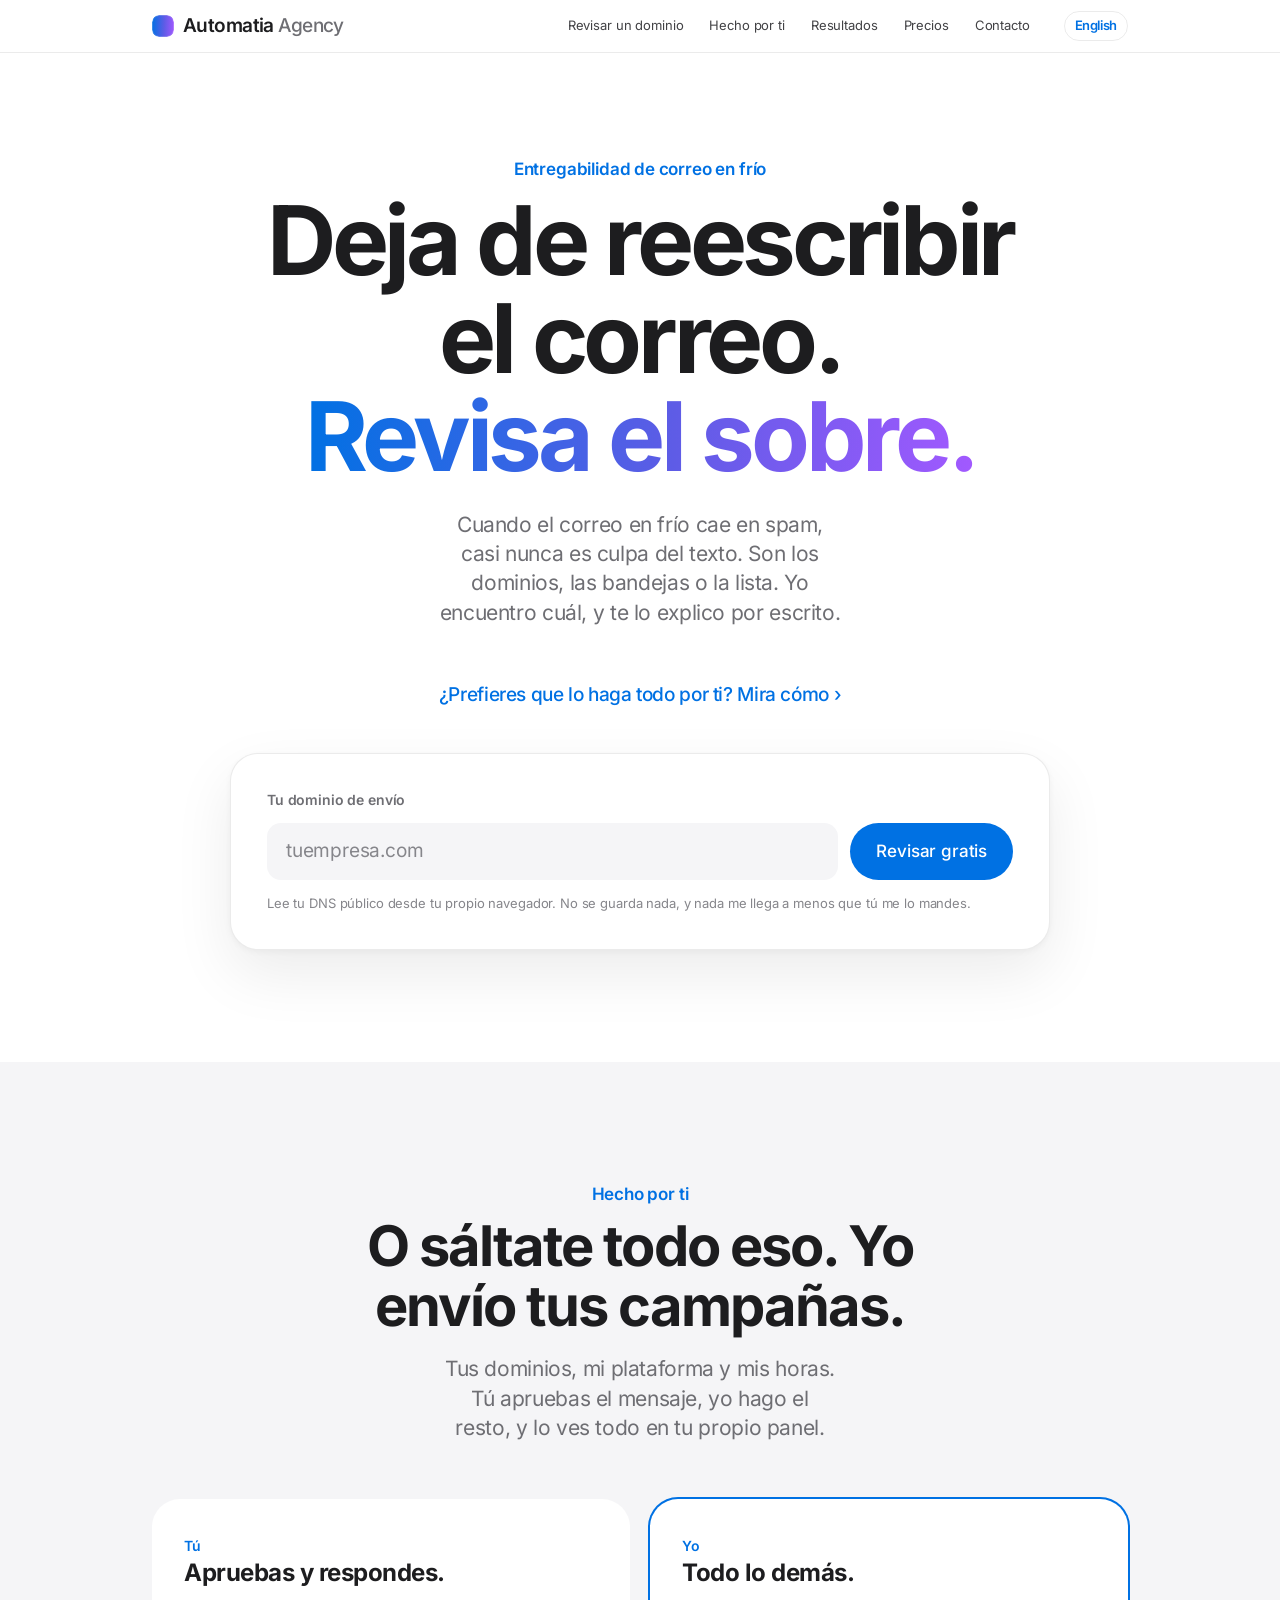
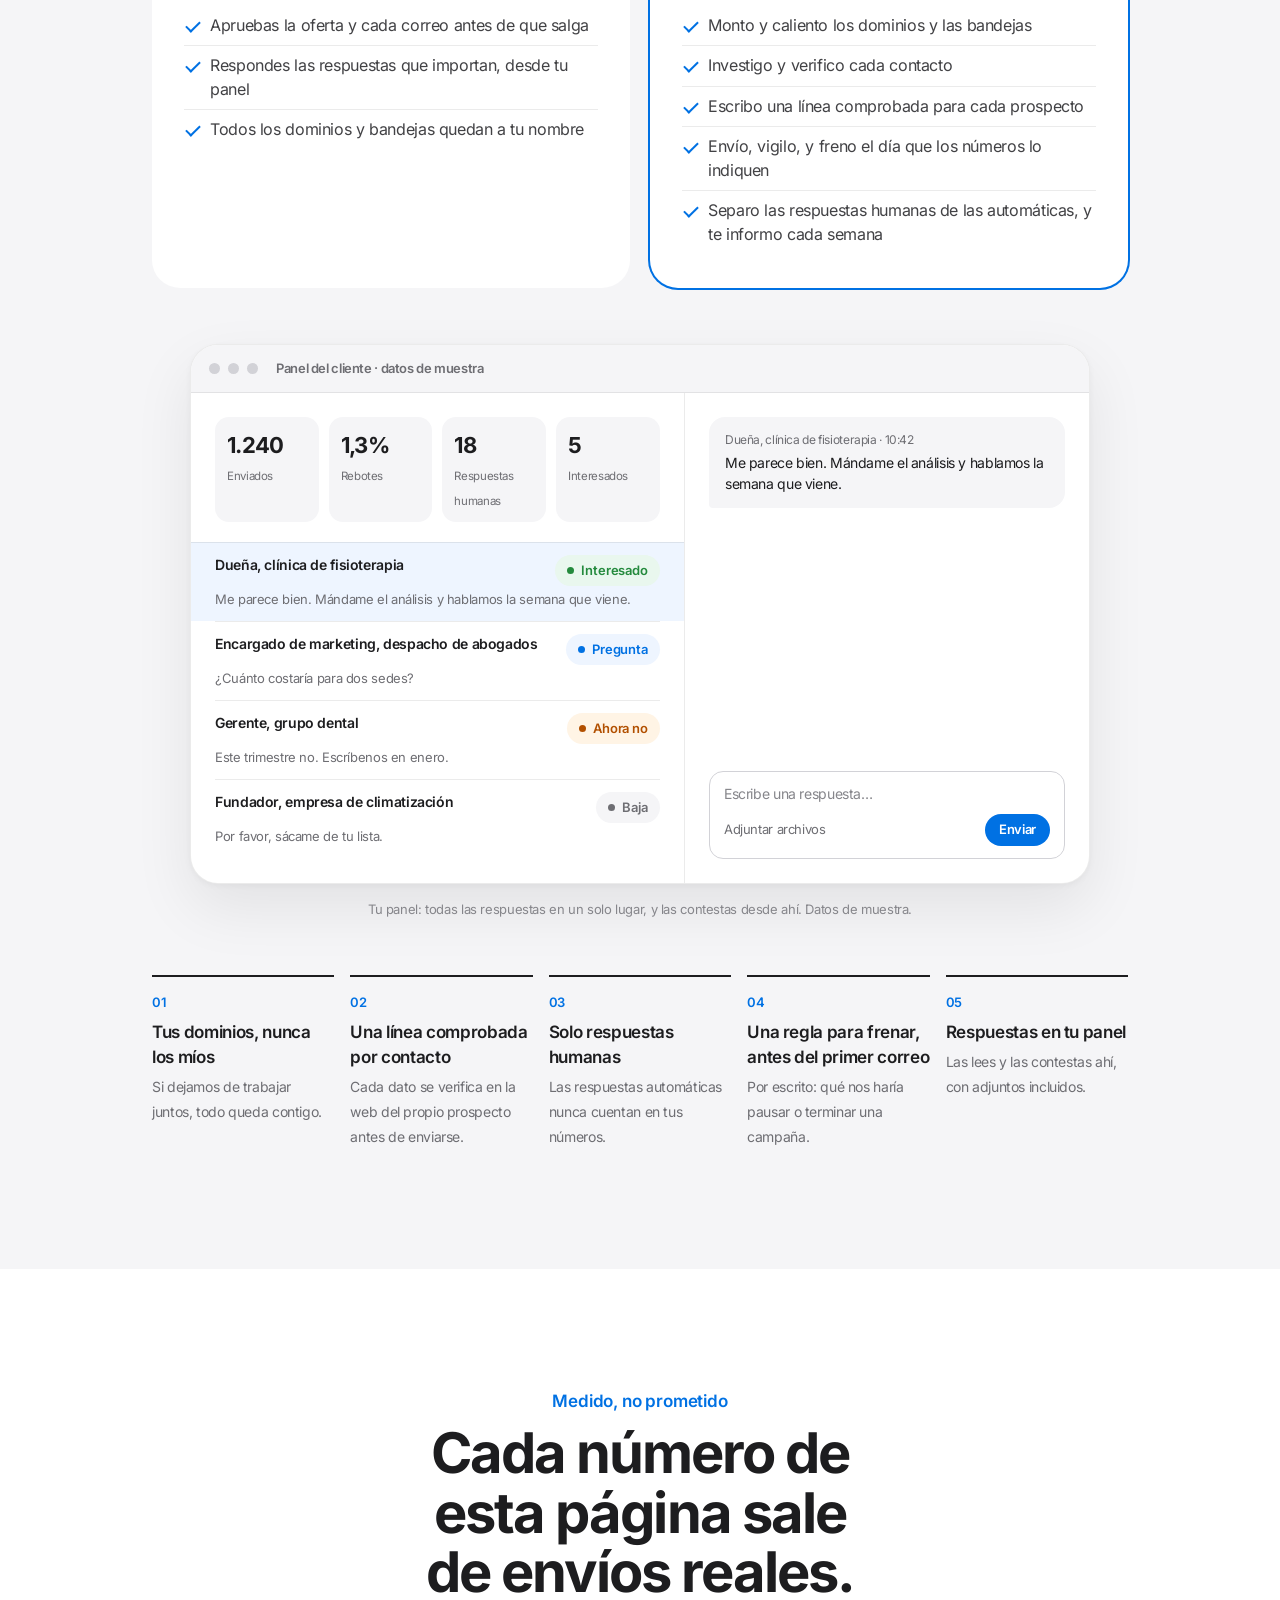
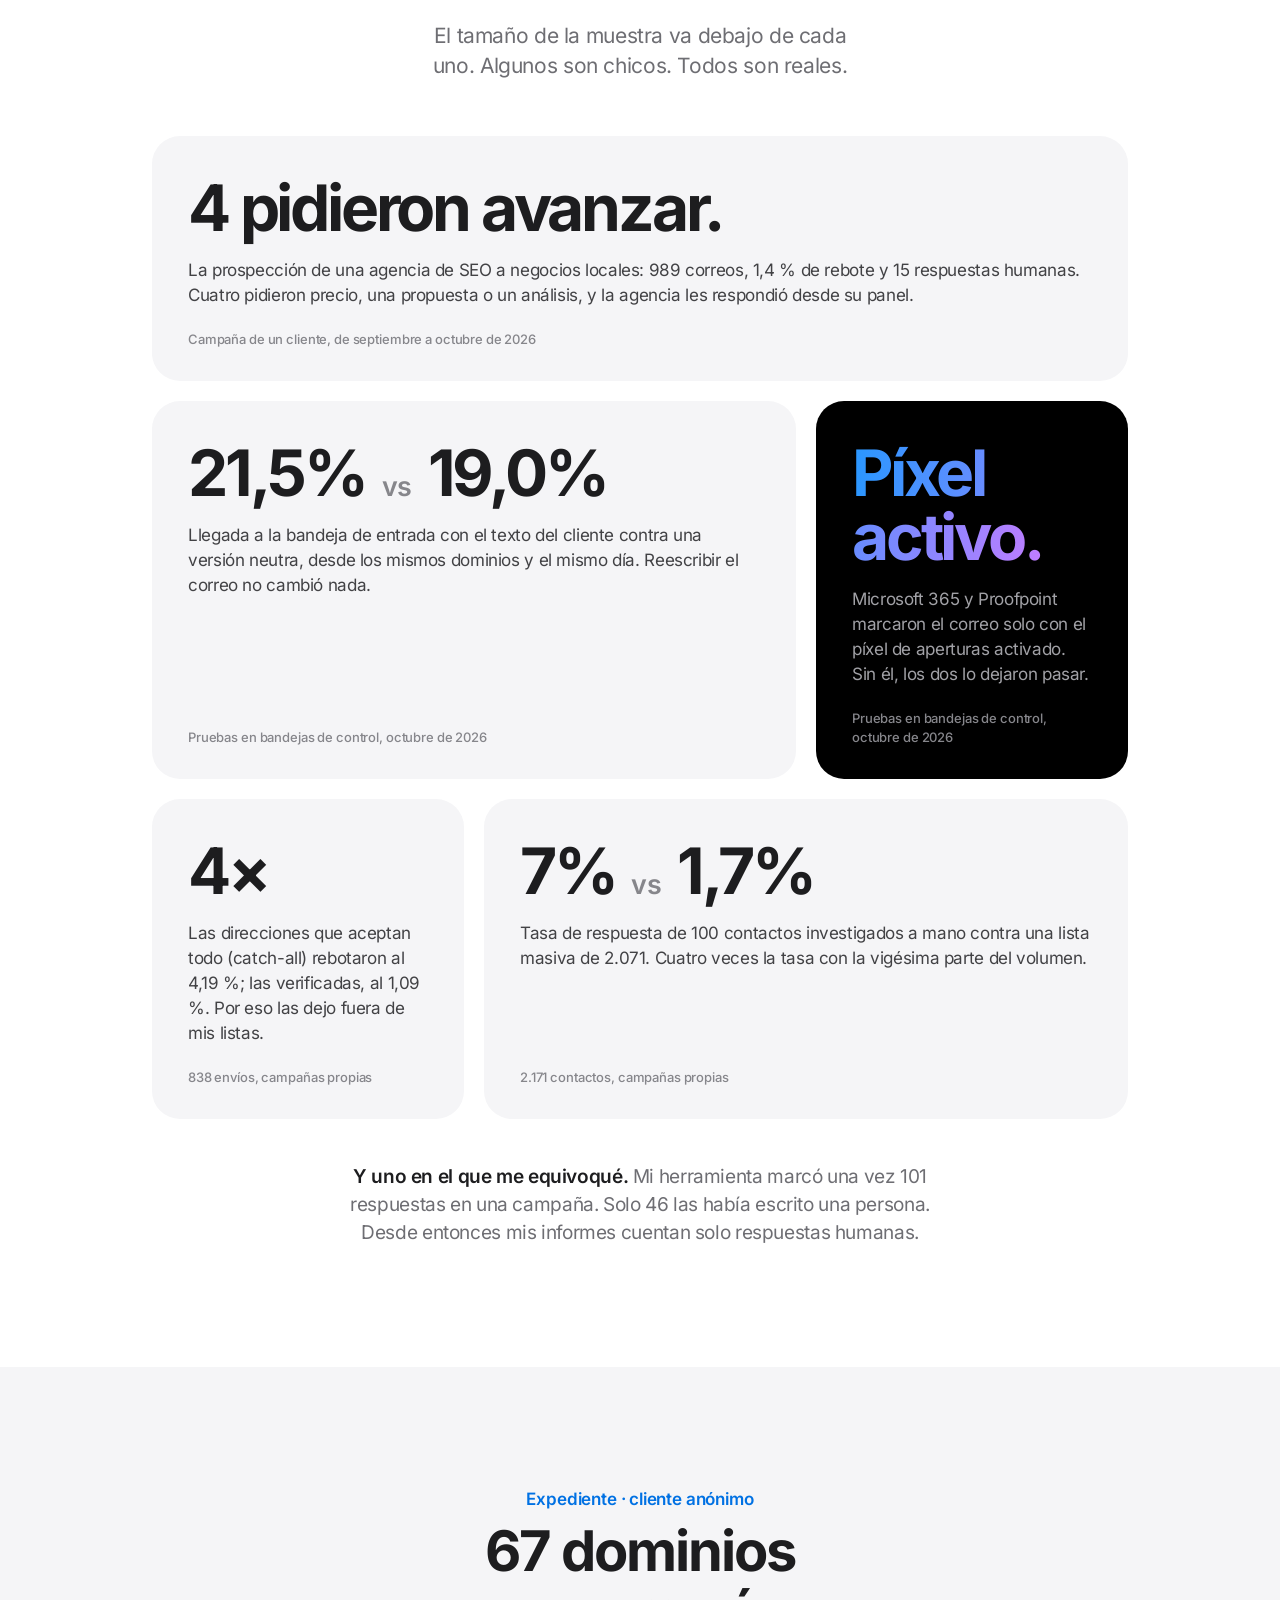
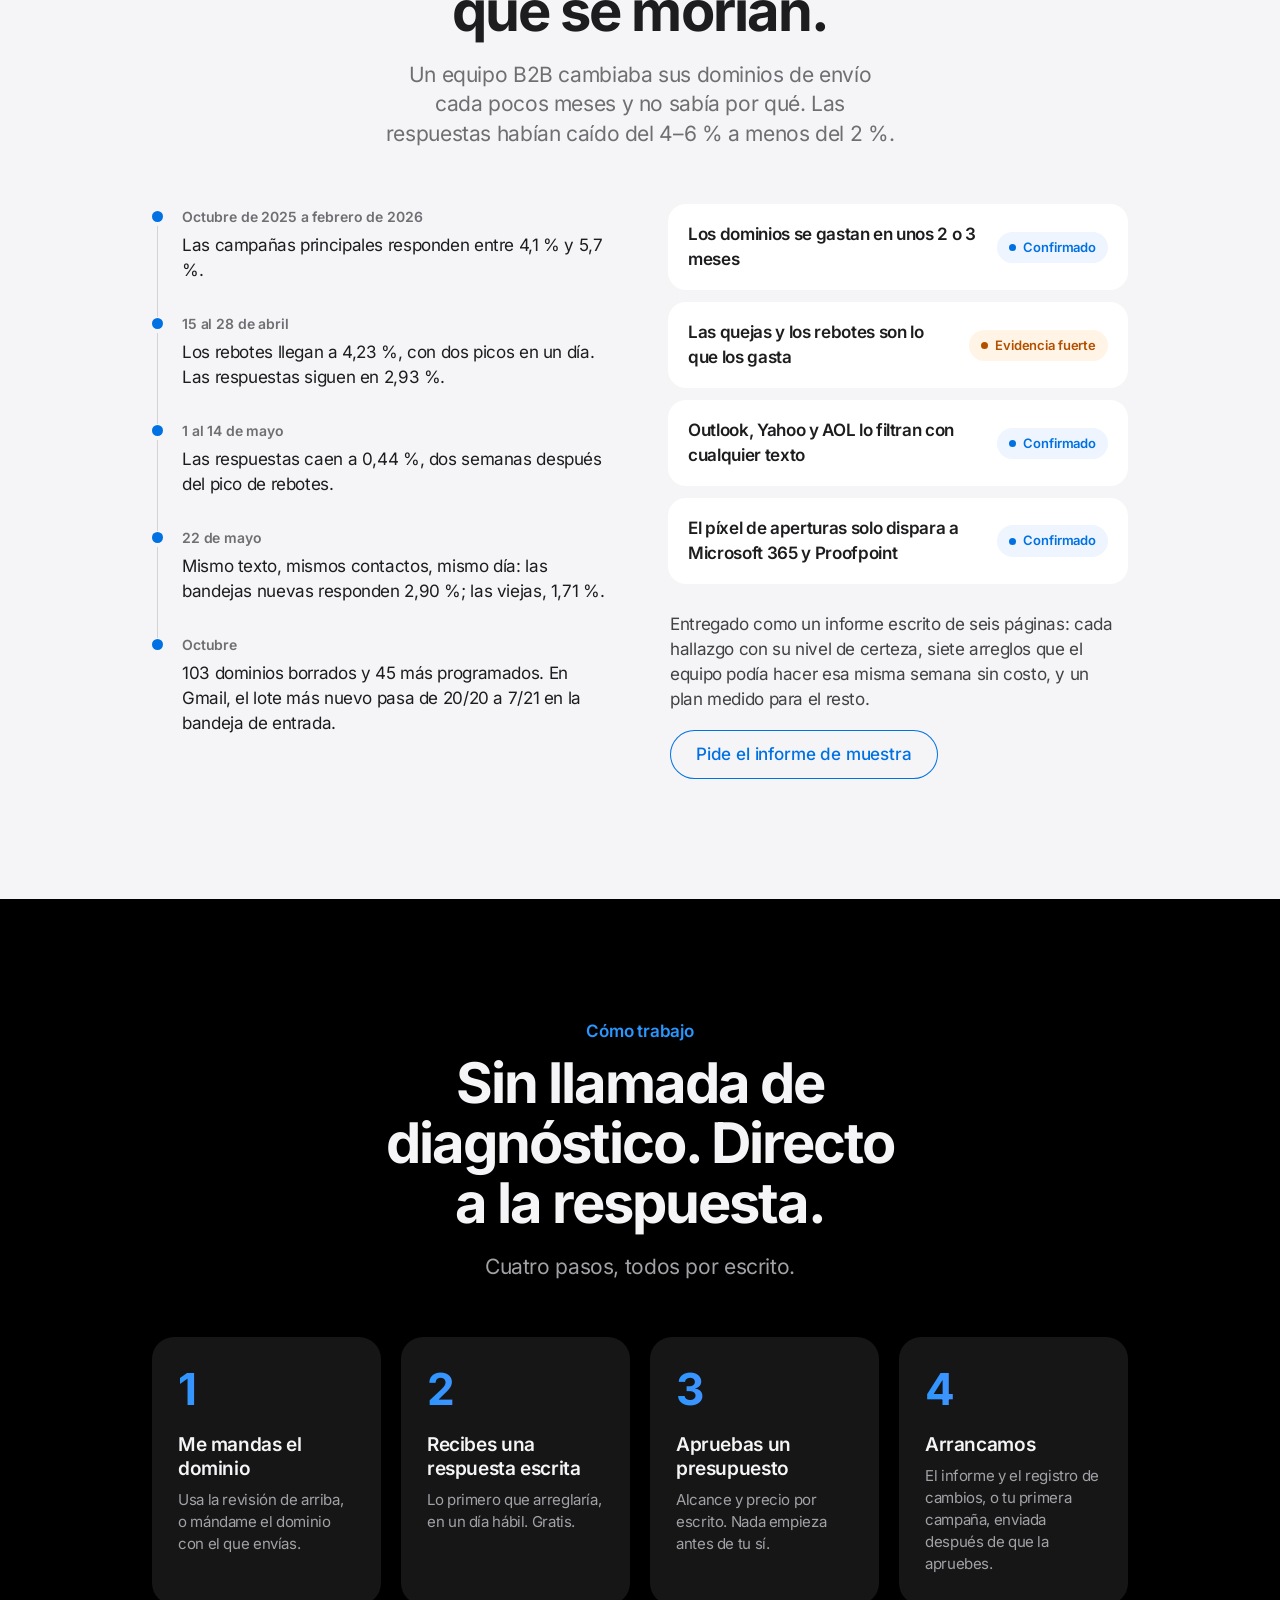
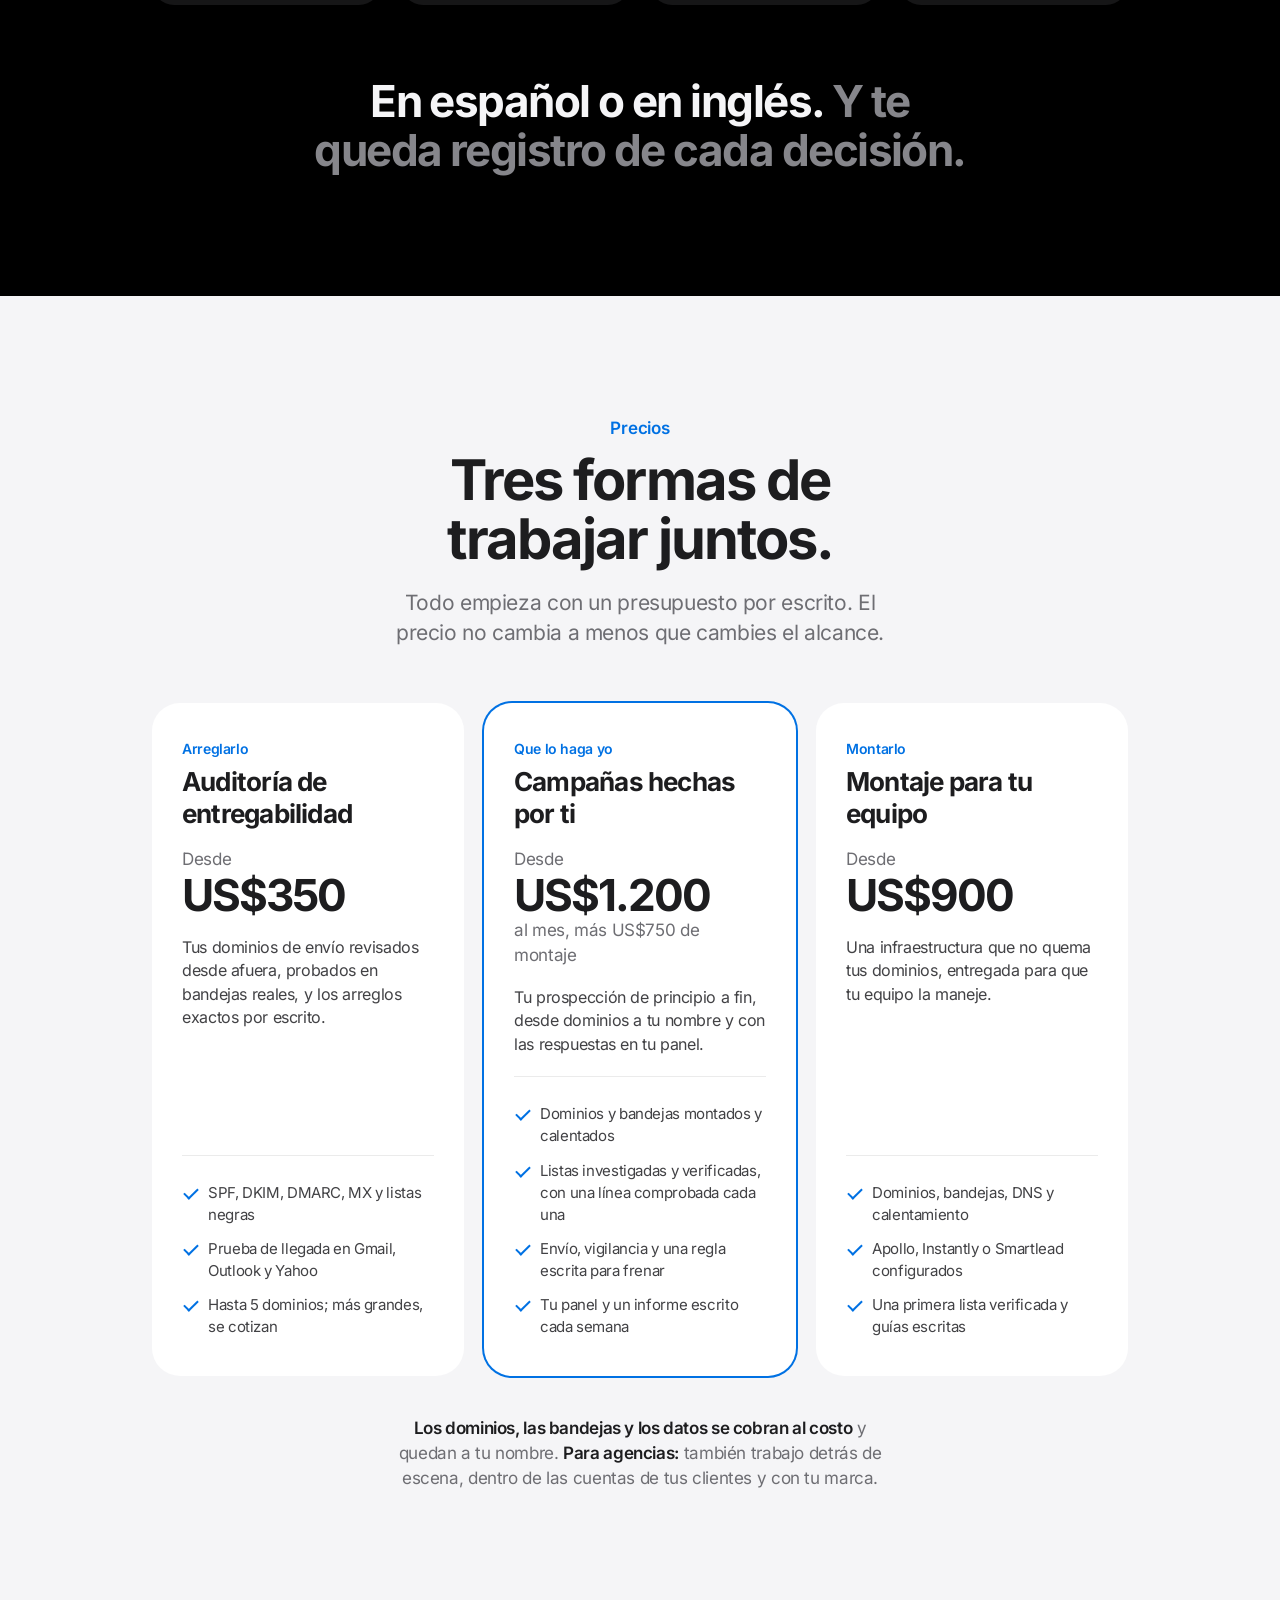
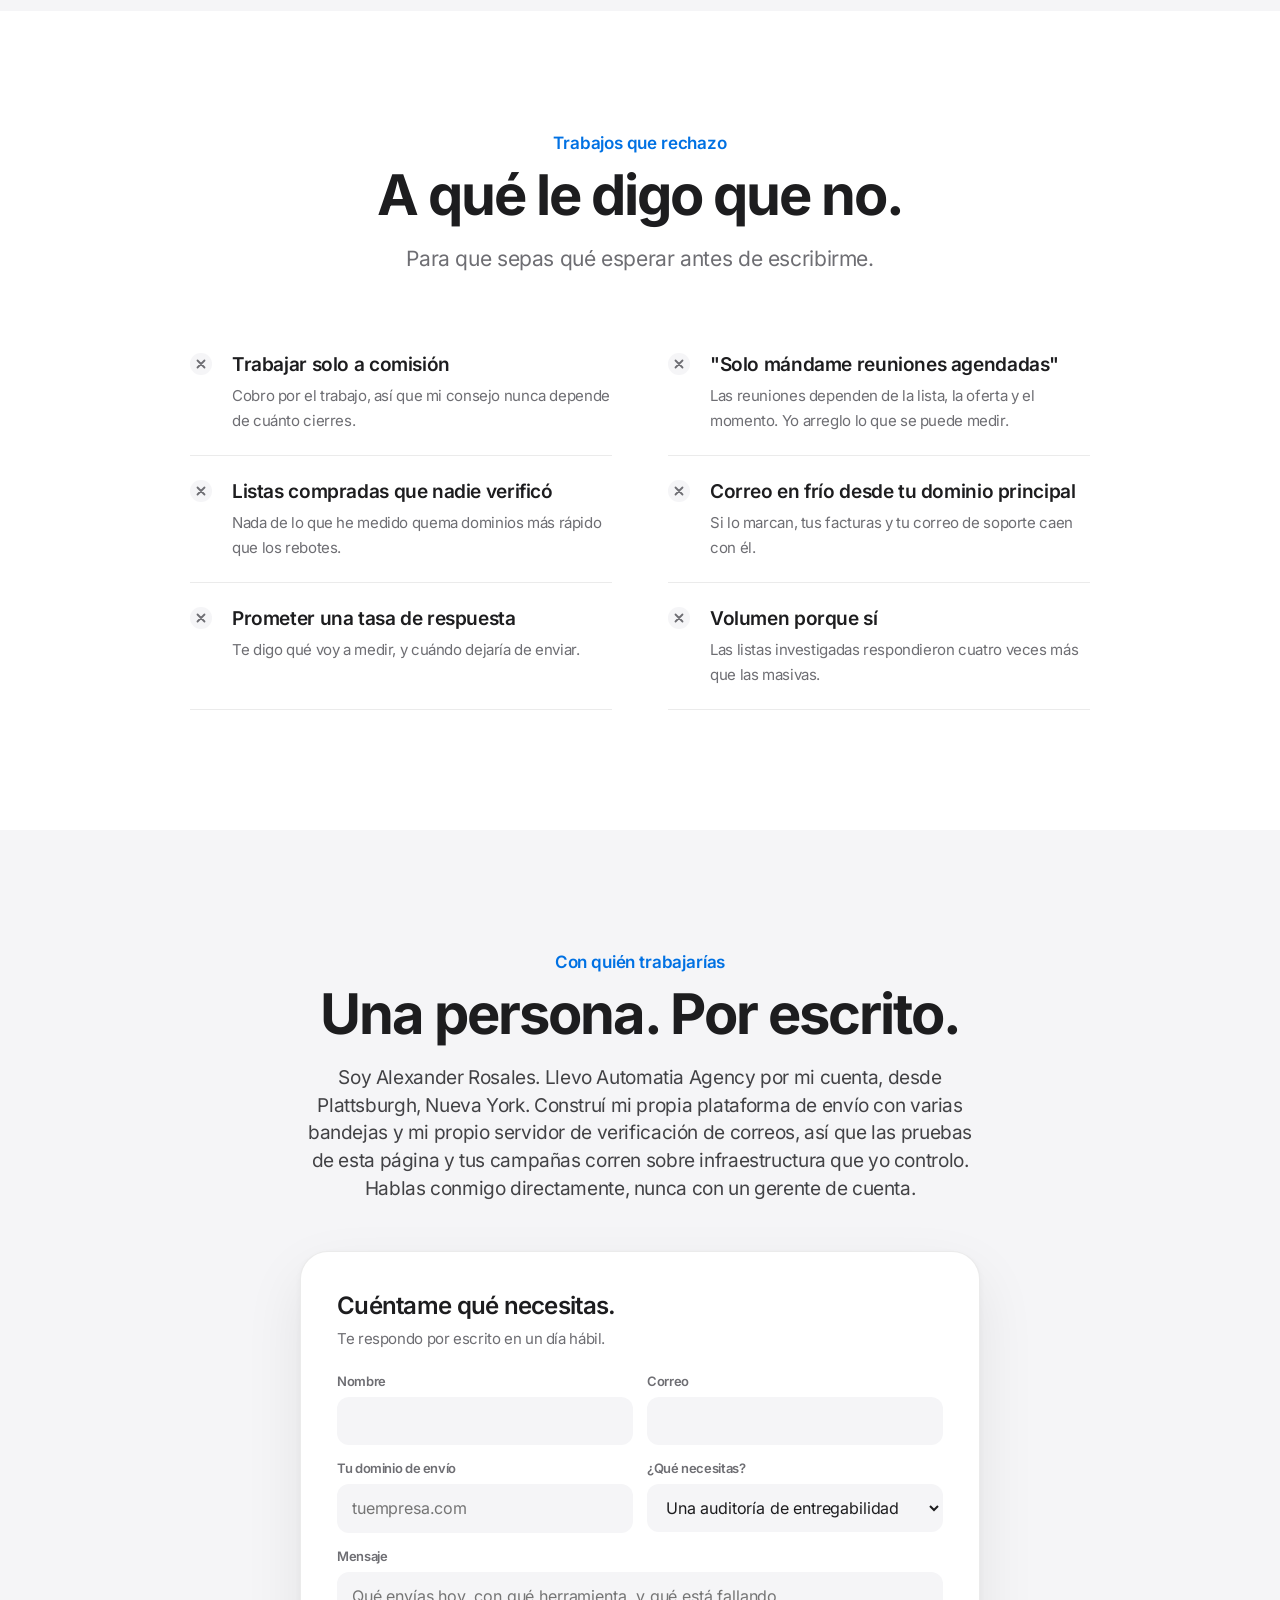
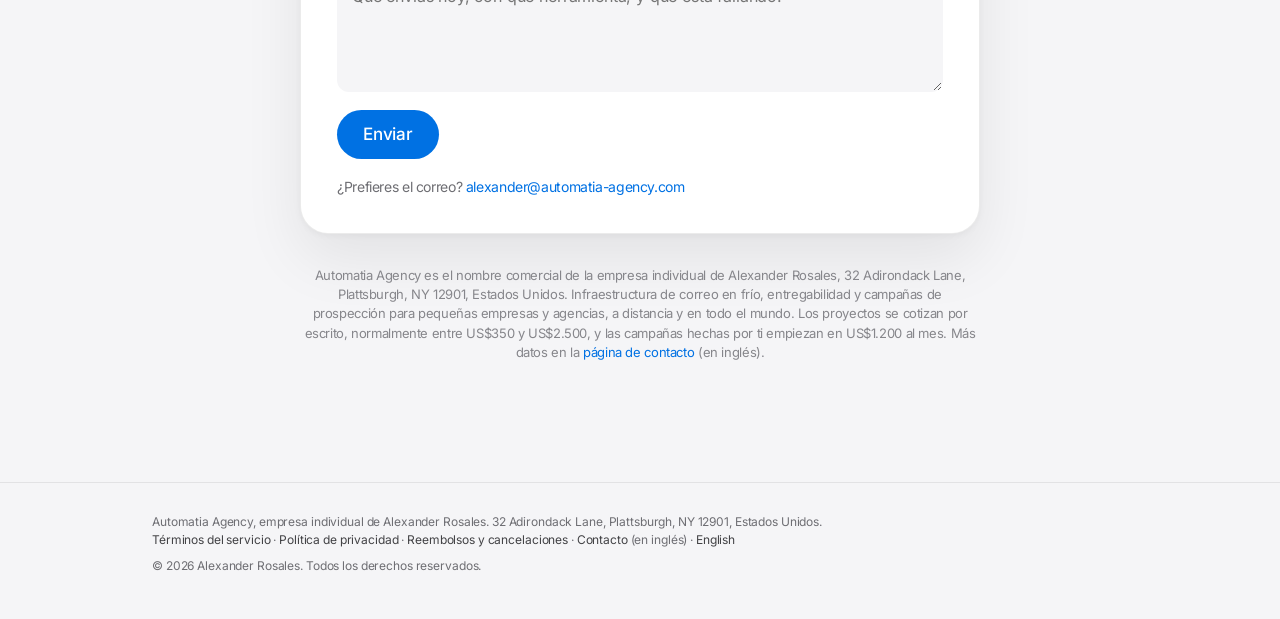
<file: es/index.html>
<!doctype html>
<html lang="es">
<head>
<meta charset="utf-8">
<meta name="viewport" content="width=device-width,initial-scale=1">
<title>Entregabilidad de correo en frío y campañas | Automatia</title>
<meta name="description" content="Cuando el correo en frío cae en spam, casi nunca es culpa del texto. Revisa gratis tu dominio, pide una auditoría por escrito o delega tus campañas.">
<link rel="canonical" href="https://automatia-agency.com/es/">
<link rel="alternate" hreflang="en" href="https://automatia-agency.com/">
<link rel="alternate" hreflang="es" href="https://automatia-agency.com/es/">
<link rel="alternate" hreflang="x-default" href="https://automatia-agency.com/">
<meta property="og:type" content="website">
<meta property="og:url" content="https://automatia-agency.com/es/">
<meta property="og:title" content="Deja de reescribir el correo. Revisa el sobre.">
<meta property="og:description" content="Revisa tu dominio de envío en 10 segundos. Auditorías de entregabilidad, montaje de correo en frío y campañas hechas por ti.">
<meta property="og:image" content="https://automatia-agency.com/assets/og-es.png">
<meta property="og:image:width" content="1200">
<meta property="og:image:height" content="627">
<meta property="og:locale" content="es_LA">
<meta name="twitter:card" content="summary_large_image">
<meta name="theme-color" content="#ffffff" media="(prefers-color-scheme: light)">
<meta name="theme-color" content="#000000" media="(prefers-color-scheme: dark)">
<link rel="preload" href="../assets/fonts/inter-latin-700-normal.woff2" as="font" type="font/woff2" crossorigin>
<link rel="stylesheet" href="../style.css">
<script type="application/ld+json">
{"@context":"https://schema.org","@type":"ProfessionalService","name":"Automatia Agency",
 "url":"https://automatia-agency.com/es/","email":"alexander@automatia-agency.com",
 "description":"Auditorías de entregabilidad de correo en frío, montaje de infraestructura de envío y campañas de prospección hechas por ti.",
 "founder":{"@type":"Person","name":"Alexander Rosales"},
 "address":{"@type":"PostalAddress","streetAddress":"32 Adirondack Lane","addressLocality":"Plattsburgh","addressRegion":"NY","postalCode":"12901","addressCountry":"US"},
 "areaServed":"Worldwide","knowsLanguage":["en","es"]}
</script>
<script data-goatcounter="https://stats.automatia-agency.com/count" async src="https://stats.automatia-agency.com/count.js"></script>
</head>
<body class="home">
<a class="skip" href="#main">Saltar al contenido</a>
<header><div class="wrap"><div class="bar">
  <a class="brand" href="/es/">Automatia<span>&nbsp;Agency</span></a>
  <nav aria-label="Principal">
    <a href="#check">Revisar un dominio</a>
    <a href="#done">Hecho por ti</a>
    <a href="#measured">Resultados</a>
    <a href="#pricing">Precios</a>
    <a href="#contact">Contacto</a>
  </nav>
  <a class="lang" href="/" hreflang="en" lang="en">English</a>
</div></div></header>

<main id="main">

<section class="hero" id="check" aria-labelledby="hero-title">
  <div class="wrap">
    <span class="eyebrow">Entregabilidad de correo en frío</span>
    <h1 id="hero-title">Deja de reescribir el correo. <span class="grad">Revisa el sobre.</span></h1>
    <p class="intro">Cuando el correo en frío cae en spam, casi nunca es culpa del texto. Son los
    dominios, las bandejas o la lista. Yo encuentro cuál, y te lo explico por escrito.</p>
    <a class="hero-alt" href="#done">¿Prefieres que lo haga todo por ti? Mira cómo &rsaquo;</a>

    <div class="checker">
      <form id="check-form" novalidate>
        <label class="check-label" for="domain">Tu dominio de envío</label>
        <div class="check-row">
          <input id="domain" name="domain" type="text" inputmode="url" autocomplete="off"
                 spellcheck="false" placeholder="tuempresa.com" aria-describedby="check-note">
          <button class="btn" id="check-btn" type="submit">Revisar gratis</button>
        </div>
        <p class="check-note" id="check-note">Lee tu DNS público desde tu propio navegador. No se guarda nada, y nada me llega a menos que tú me lo mandes.</p>
      </form>
      <div class="result" id="result" aria-live="polite"></div>
    </div>
  </div>
</section>

<section class="gray center" id="done" aria-labelledby="done-title">
  <div class="wrap">
    <span class="eyebrow">Hecho por ti</span>
    <h2 class="title" id="done-title">O sáltate todo eso. Yo envío tus campañas.</h2>
    <p class="intro">Tus dominios, mi plataforma y mis horas. Tú apruebas el mensaje, yo hago el resto,
    y lo ves todo en tu propio panel.</p>

    <div class="split">
      <div class="side reveal">
        <span class="who">Tú</span>
        <h3>Apruebas y respondes.</h3>
        <ul>
          <li>Apruebas la oferta y cada correo antes de que salga</li>
          <li>Respondes las respuestas que importan, desde tu panel</li>
          <li>Todos los dominios y bandejas quedan a tu nombre</li>
        </ul>
      </div>
      <div class="side me reveal">
        <span class="who">Yo</span>
        <h3>Todo lo demás.</h3>
        <ul>
          <li>Monto y caliento los dominios y las bandejas</li>
          <li>Investigo y verifico cada contacto</li>
          <li>Escribo una línea comprobada para cada prospecto</li>
          <li>Envío, vigilo, y freno el día que los números lo indiquen</li>
          <li>Separo las respuestas humanas de las automáticas, y te informo cada semana</li>
        </ul>
      </div>
    </div>

    <div class="dash reveal" role="img" aria-label="Ejemplo del panel del cliente con datos de muestra: totales de la campaña, una lista de respuestas con etiquetas y una caja para responder con adjuntos.">
      <div class="dash-top" aria-hidden="true"><i></i><i></i><i></i><span>Panel del cliente &middot; datos de muestra</span></div>
      <div class="dash-body" aria-hidden="true">
        <div class="dash-left">
          <div class="dash-kpis">
            <div class="kpi"><b>1.240</b><span>Enviados</span></div>
            <div class="kpi"><b>1,3%</b><span>Rebotes</span></div>
            <div class="kpi"><b>18</b><span>Respuestas humanas</span></div>
            <div class="kpi"><b>5</b><span>Interesados</span></div>
          </div>
          <ul class="inbox">
            <li class="sel"><b>Dueña, clínica de fisioterapia</b><span class="rubber pass">Interesado</span><p>Me parece bien. Mándame el análisis y hablamos la semana que viene.</p></li>
            <li><b>Encargado de marketing, despacho de abogados</b><span class="rubber ink">Pregunta</span><p>¿Cuánto costaría para dos sedes?</p></li>
            <li><b>Gerente, grupo dental</b><span class="rubber warn">Ahora no</span><p>Este trimestre no. Escríbenos en enero.</p></li>
            <li><b>Fundador, empresa de climatización</b><span class="rubber info">Baja</span><p>Por favor, sácame de tu lista.</p></li>
          </ul>
        </div>
        <div class="dash-right">
          <div class="bubble"><small>Dueña, clínica de fisioterapia &middot; 10:42</small>Me parece bien. Mándame el análisis y hablamos la semana que viene.</div>
          <div class="compose">Escribe una respuesta&hellip;
            <div class="compose-row"><span class="clip">Adjuntar archivos</span><span class="send">Enviar</span></div>
          </div>
        </div>
      </div>
    </div>
    <p class="dash-cap">Tu panel: todas las respuestas en un solo lugar, y las contestas desde ahí. Datos de muestra.</p>

    <ol class="rules">
      <li class="reveal"><b>Tus dominios, nunca los míos</b><span>Si dejamos de trabajar juntos, todo queda contigo.</span></li>
      <li class="reveal"><b>Una línea comprobada por contacto</b><span>Cada dato se verifica en la web del propio prospecto antes de enviarse.</span></li>
      <li class="reveal"><b>Solo respuestas humanas</b><span>Las respuestas automáticas nunca cuentan en tus números.</span></li>
      <li class="reveal"><b>Una regla para frenar, antes del primer correo</b><span>Por escrito: qué nos haría pausar o terminar una campaña.</span></li>
      <li class="reveal"><b>Respuestas en tu panel</b><span>Las lees y las contestas ahí, con adjuntos incluidos.</span></li>
    </ol>
  </div>
</section>

<section class="center" id="measured" aria-labelledby="measured-title">
  <div class="wrap">
    <span class="eyebrow">Medido, no prometido</span>
    <h2 class="title" id="measured-title">Cada número de esta página sale de envíos reales.</h2>
    <p class="intro">El tamaño de la muestra va debajo de cada uno. Algunos son chicos. Todos son reales.</p>
    <div class="bento">
      <article class="tile full gray-tile reveal">
        <div class="big">4 pidieron avanzar.</div>
        <p>La prospección de una agencia de SEO a negocios locales: 989 correos, 1,4 % de rebote y 15
        respuestas humanas. Cuatro pidieron precio, una propuesta o un análisis, y la agencia les
        respondió desde su panel.</p>
        <div class="n">Campaña de un cliente, de septiembre a octubre de 2026</div>
      </article>
      <article class="tile wide gray-tile reveal">
        <div class="big">21,5% <small>vs</small> 19,0%</div>
        <p>Llegada a la bandeja de entrada con el texto del cliente contra una versión neutra, desde los
        mismos dominios y el mismo día. Reescribir el correo no cambió nada.</p>
        <div class="n">Pruebas en bandejas de control, octubre de 2026</div>
      </article>
      <article class="tile narrow black reveal">
        <div class="big"><span class="grad">Píxel activo.</span></div>
        <p>Microsoft 365 y Proofpoint marcaron el correo solo con el píxel de aperturas activado.
        Sin él, los dos lo dejaron pasar.</p>
        <div class="n">Pruebas en bandejas de control, octubre de 2026</div>
      </article>
      <article class="tile narrow gray-tile reveal">
        <div class="big">4&times;</div>
        <p>Las direcciones que aceptan todo (catch-all) rebotaron al 4,19 %; las verificadas, al
        1,09 %. Por eso las dejo fuera de mis listas.</p>
        <div class="n">838 envíos, campañas propias</div>
      </article>
      <article class="tile wide gray-tile reveal">
        <div class="big">7% <small>vs</small> 1,7%</div>
        <p>Tasa de respuesta de 100 contactos investigados a mano contra una lista masiva de 2.071.
        Cuatro veces la tasa con la vigésima parte del volumen.</p>
        <div class="n">2.171 contactos, campañas propias</div>
      </article>
    </div>
    <p class="confession reveal"><b>Y uno en el que me equivoqué.</b> Mi herramienta marcó una vez 101
    respuestas en una campaña. Solo 46 las había escrito una persona. Desde entonces mis informes cuentan
    solo respuestas humanas.</p>
  </div>
</section>

<section class="gray" id="case" aria-labelledby="case-title">
  <div class="wrap">
    <div class="center">
      <span class="eyebrow">Expediente &middot; cliente anónimo</span>
      <h2 class="title" id="case-title">67 dominios que se morían.</h2>
      <p class="intro">Un equipo B2B cambiaba sus dominios de envío cada pocos meses y no sabía por qué.
      Las respuestas habían caído del 4&ndash;6 % a menos del 2 %.</p>
    </div>
    <div class="case">
      <ol class="timeline reveal">
        <li><span class="d">Octubre de 2025 a febrero de 2026</span><p>Las campañas principales responden entre 4,1 % y 5,7 %.</p></li>
        <li><span class="d">15 al 28 de abril</span><p>Los rebotes llegan a 4,23 %, con dos picos en un día. Las respuestas siguen en 2,93 %.</p></li>
        <li><span class="d">1 al 14 de mayo</span><p>Las respuestas caen a 0,44 %, dos semanas después del pico de rebotes.</p></li>
        <li><span class="d">22 de mayo</span><p>Mismo texto, mismos contactos, mismo día: las bandejas nuevas responden 2,90 %; las viejas, 1,71 %.</p></li>
        <li><span class="d">Octubre</span><p>103 dominios borrados y 45 más programados. En Gmail, el lote más nuevo pasa de 20/20 a 7/21 en la bandeja de entrada.</p></li>
      </ol>
      <div class="reveal">
        <ul class="findings">
          <li><b>Los dominios se gastan en unos 2 o 3 meses</b><span class="rubber ink">Confirmado</span></li>
          <li><b>Las quejas y los rebotes son lo que los gasta</b><span class="rubber warn">Evidencia fuerte</span></li>
          <li><b>Outlook, Yahoo y AOL lo filtran con cualquier texto</b><span class="rubber ink">Confirmado</span></li>
          <li><b>El píxel de aperturas solo dispara a Microsoft 365 y Proofpoint</b><span class="rubber ink">Confirmado</span></li>
        </ul>
        <div class="deliverable">
          <p>Entregado como un informe escrito de seis páginas: cada hallazgo con su nivel de certeza,
          siete arreglos que el equipo podía hacer esa misma semana sin costo, y un plan medido para el resto.</p>
          <a class="btn btn-ghost" href="#contact">Pide el informe de muestra</a>
        </div>
      </div>
    </div>
  </div>
</section>

<section class="dark center" id="how" aria-labelledby="how-title">
  <div class="wrap">
    <span class="eyebrow">Cómo trabajo</span>
    <h2 class="title" id="how-title">Sin llamada de diagnóstico. Directo a la respuesta.</h2>
    <p class="intro">Cuatro pasos, todos por escrito.</p>
    <ol class="steps">
      <li class="reveal"><h3>Me mandas el dominio</h3><p>Usa la revisión de arriba, o mándame el dominio con el que envías.</p></li>
      <li class="reveal"><h3>Recibes una respuesta escrita</h3><p>Lo primero que arreglaría, en un día hábil. Gratis.</p></li>
      <li class="reveal"><h3>Apruebas un presupuesto</h3><p>Alcance y precio por escrito. Nada empieza antes de tu sí.</p></li>
      <li class="reveal"><h3>Arrancamos</h3><p>El informe y el registro de cambios, o tu primera campaña, enviada después de que la apruebes.</p></li>
    </ol>
    <p class="statement reveal">En español o en inglés. <span>Y te queda registro de cada decisión.</span></p>
  </div>
</section>

<section class="gray center" id="pricing" aria-labelledby="pricing-title">
  <div class="wrap">
    <span class="eyebrow">Precios</span>
    <h2 class="title" id="pricing-title">Tres formas de trabajar juntos.</h2>
    <p class="intro">Todo empieza con un presupuesto por escrito. El precio no cambia a menos que
    cambies el alcance.</p>
    <div class="plans">
      <article class="plan reveal">
        <span class="kind">Arreglarlo</span>
        <h3>Auditoría de entregabilidad</h3>
        <div class="price">Desde <b>US$350</b></div>
        <p>Tus dominios de envío revisados desde afuera, probados en bandejas reales, y los arreglos exactos por escrito.</p>
        <ul>
          <li>SPF, DKIM, DMARC, MX y listas negras</li>
          <li>Prueba de llegada en Gmail, Outlook y Yahoo</li>
          <li>Hasta 5 dominios; más grandes, se cotizan</li>
        </ul>
      </article>
      <article class="plan featured reveal">
        <span class="kind">Que lo haga yo</span>
        <h3>Campañas hechas por ti</h3>
        <div class="price">Desde <b>US$1.200</b> al mes, más US$750 de montaje</div>
        <p>Tu prospección de principio a fin, desde dominios a tu nombre y con las respuestas en tu panel.</p>
        <ul>
          <li>Dominios y bandejas montados y calentados</li>
          <li>Listas investigadas y verificadas, con una línea comprobada cada una</li>
          <li>Envío, vigilancia y una regla escrita para frenar</li>
          <li>Tu panel y un informe escrito cada semana</li>
        </ul>
      </article>
      <article class="plan reveal">
        <span class="kind">Montarlo</span>
        <h3>Montaje para tu equipo</h3>
        <div class="price">Desde <b>US$900</b></div>
        <p>Una infraestructura que no quema tus dominios, entregada para que tu equipo la maneje.</p>
        <ul>
          <li>Dominios, bandejas, DNS y calentamiento</li>
          <li>Apollo, Instantly o Smartlead configurados</li>
          <li>Una primera lista verificada y guías escritas</li>
        </ul>
      </article>
    </div>
    <p class="agency-note reveal"><b>Los dominios, las bandejas y los datos se cobran al costo</b> y quedan a
    tu nombre. <b>Para agencias:</b> también trabajo detrás de escena, dentro de las cuentas de tus
    clientes y con tu marca.</p>
  </div>
</section>

<section class="center" id="refuse" aria-labelledby="refuse-title">
  <div class="wrap">
    <span class="eyebrow">Trabajos que rechazo</span>
    <h2 class="title" id="refuse-title">A qué le digo que no.</h2>
    <p class="intro">Para que sepas qué esperar antes de escribirme.</p>
    <ul class="refuse">
      <li class="reveal"><div><b>Trabajar solo a comisión</b><span>Cobro por el trabajo, así que mi consejo nunca depende de cuánto cierres.</span></div></li>
      <li class="reveal"><div><b>"Solo mándame reuniones agendadas"</b><span>Las reuniones dependen de la lista, la oferta y el momento. Yo arreglo lo que se puede medir.</span></div></li>
      <li class="reveal"><div><b>Listas compradas que nadie verificó</b><span>Nada de lo que he medido quema dominios más rápido que los rebotes.</span></div></li>
      <li class="reveal"><div><b>Correo en frío desde tu dominio principal</b><span>Si lo marcan, tus facturas y tu correo de soporte caen con él.</span></div></li>
      <li class="reveal"><div><b>Prometer una tasa de respuesta</b><span>Te digo qué voy a medir, y cuándo dejaría de enviar.</span></div></li>
      <li class="reveal"><div><b>Volumen porque sí</b><span>Las listas investigadas respondieron cuatro veces más que las masivas.</span></div></li>
    </ul>
  </div>
</section>

<section class="gray" id="contact" aria-labelledby="contact-title">
  <div class="wrap">
    <div class="about center reveal">
      <span class="eyebrow">Con quién trabajarías</span>
      <h2 class="title" id="contact-title">Una persona. Por escrito.</h2>
      <p>Soy Alexander Rosales. Llevo Automatia Agency por mi cuenta, desde Plattsburgh, Nueva York.
      Construí mi propia plataforma de envío con varias bandejas y mi propio servidor de verificación de
      correos, así que las pruebas de esta página y tus campañas corren sobre infraestructura que yo
      controlo. Hablas conmigo directamente, nunca con un gerente de cuenta.</p>
    </div>

    <form class="form-card" id="contact-form" novalidate>
      <p class="lead">Cuéntame qué necesitas.</p>
      <p class="sub">Te respondo por escrito en un día hábil.</p>
      <div class="fgrid">
        <div class="field"><label for="f-name">Nombre</label><input id="f-name" name="name" autocomplete="name" maxlength="100"></div>
        <div class="field"><label for="f-email">Correo</label><input id="f-email" name="email" type="email" autocomplete="email" maxlength="200" required></div>
        <div class="field"><label for="f-domain">Tu dominio de envío</label><input id="f-domain" name="domain" inputmode="url" maxlength="200" placeholder="tuempresa.com"></div>
        <div class="field"><label for="f-need">¿Qué necesitas?</label>
          <select id="f-need" name="need">
            <option value="audit">Una auditoría de entregabilidad</option>
            <option value="done">Que me hagan las campañas</option>
            <option value="setup">Un montaje para mi equipo</option>
            <option value="other">Todavía no lo sé</option>
          </select></div>
        <div class="field full"><label for="f-msg">Mensaje</label><textarea id="f-msg" name="message" maxlength="4000" required placeholder="Qué envías hoy, con qué herramienta, y qué está fallando."></textarea></div>
        <div class="hp" aria-hidden="true"><label for="f-web">Deja esto vacío</label><input id="f-web" name="website" tabindex="-1" autocomplete="off"></div>
      </div>
      <div class="form-foot">
        <button class="btn" type="submit">Enviar</button>
        <span class="f-status" id="f-status" role="status" aria-live="polite"></span>
      </div>
      <p class="alt-mail">¿Prefieres el correo? <a href="mailto:alexander@automatia-agency.com">alexander@automatia-agency.com</a></p>
    </form>

    <p class="legal-note">Automatia Agency es el nombre comercial de la empresa individual de Alexander
    Rosales, 32 Adirondack Lane, Plattsburgh, NY 12901, Estados Unidos. Infraestructura de correo en frío,
    entregabilidad y campañas de prospección para pequeñas empresas y agencias, a distancia y en todo el
    mundo. Los proyectos se cotizan por escrito, normalmente entre US$350 y US$2.500, y las campañas hechas
    por ti empiezan en US$1.200 al mes. Más datos en la <a href="/contact.html">página de contacto</a> (en inglés).</p>
  </div>
</section>

</main>

<footer><div class="wrap">
  <p>Automatia Agency, empresa individual de Alexander Rosales.
  32 Adirondack Lane, Plattsburgh, NY 12901, Estados Unidos.<br>
  <a href="/terms.html">Términos del servicio</a> &middot;
  <a href="/privacy.html">Política de privacidad</a> &middot;
  <a href="/refunds.html">Reembolsos y cancelaciones</a> &middot;
  <a href="/contact.html">Contacto</a> (en inglés) &middot;
  <a href="/" hreflang="en" lang="en">English</a></p>
  <p>&copy; 2026 Alexander Rosales. Todos los derechos reservados.</p>
</div></footer>

<script src="../assets/js/site.js" defer></script>
</body>
</html>
</file>
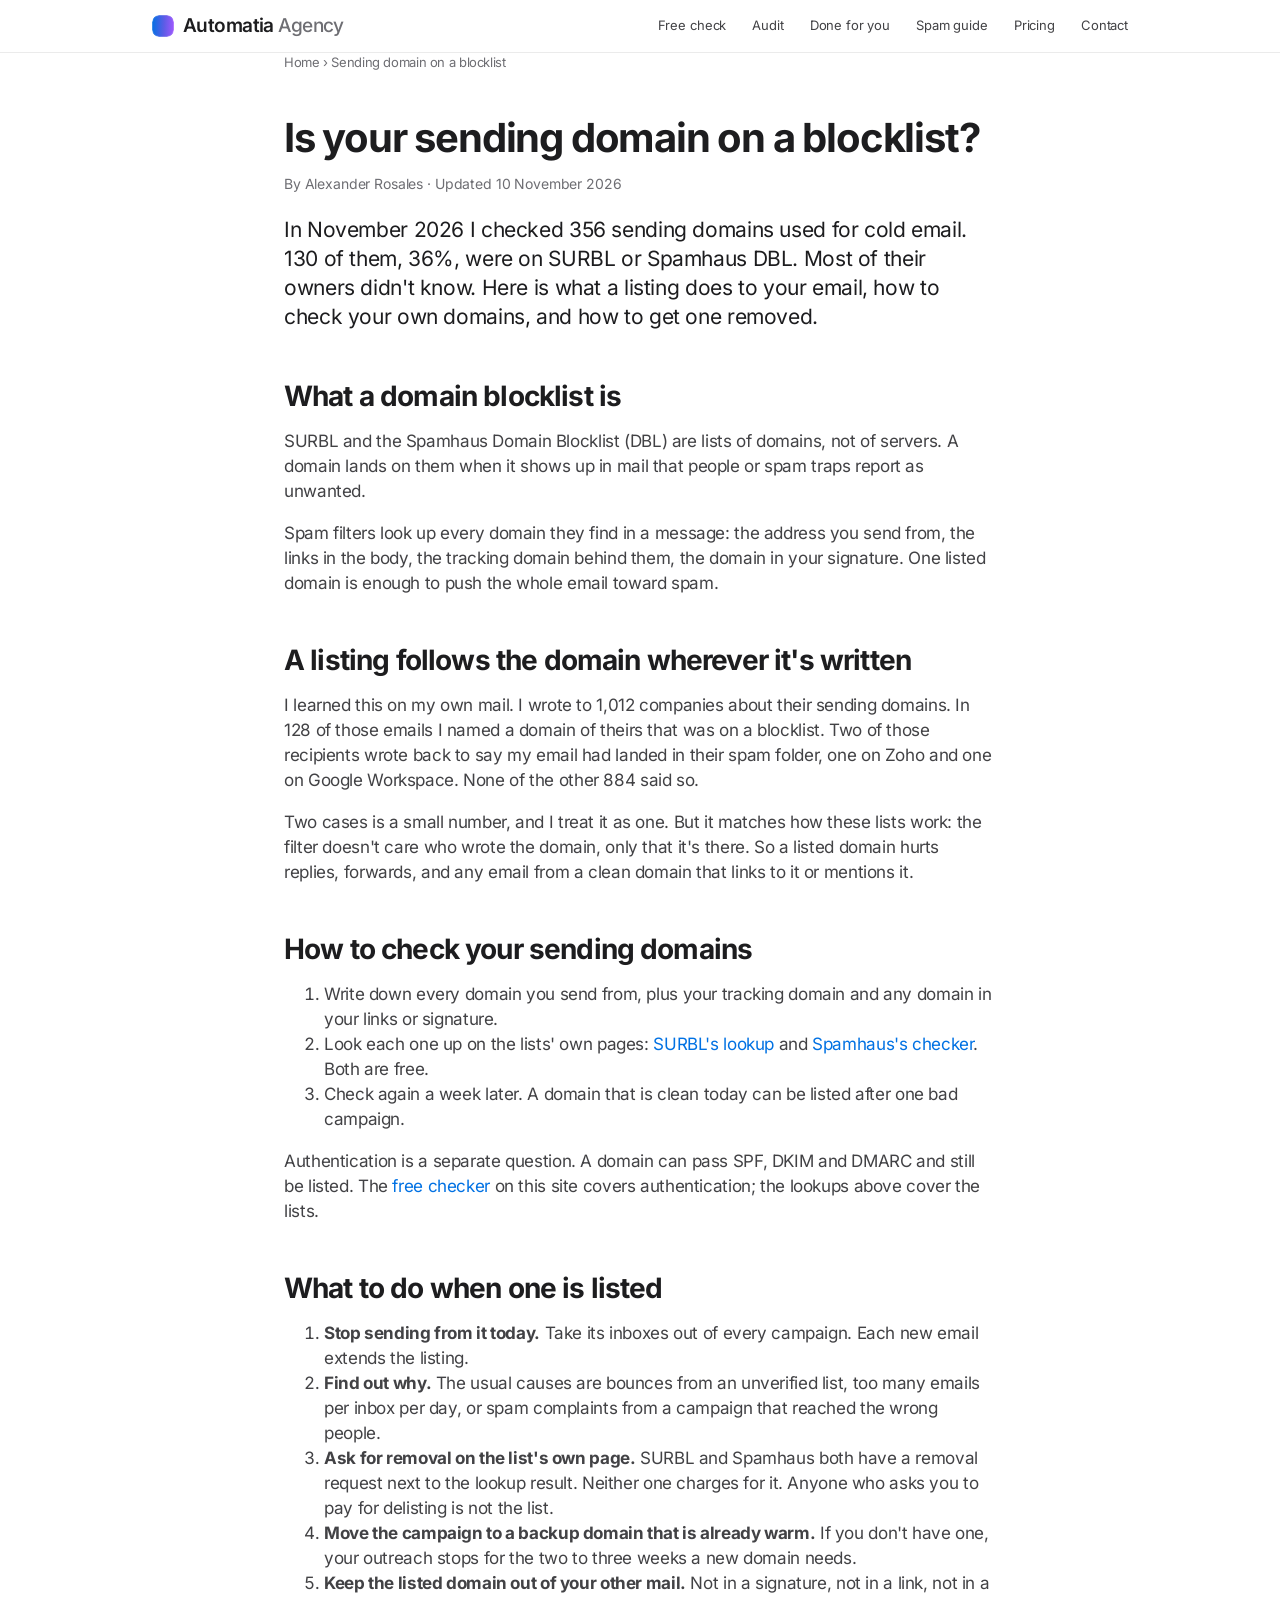
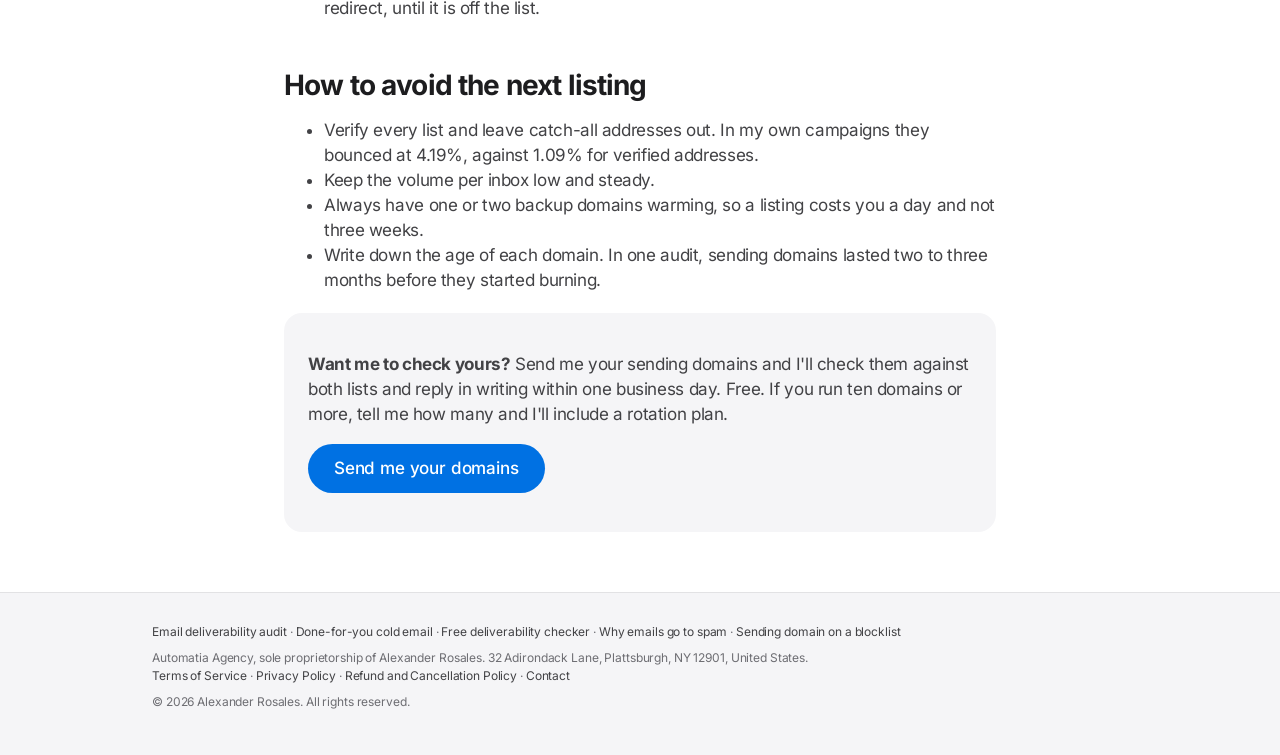
<file: sending-domain-blocklist/index.html>
<!doctype html>
<html lang="en">
<head>
<meta charset="utf-8">
<meta name="viewport" content="width=device-width,initial-scale=1">
<title>Sending Domain on a Blocklist? Check and Fix | Automatia</title>
<meta name="description" content="What it means when a cold email sending domain is on SURBL or Spamhaus DBL, how to check yours, and how to get it removed. With measured numbers.">
<link rel="canonical" href="https://automatia-agency.com/sending-domain-blocklist/">
<meta property="og:type" content="article">
<meta property="og:site_name" content="Automatia Agency">
<meta property="og:url" content="https://automatia-agency.com/sending-domain-blocklist/">
<meta property="og:title" content="Sending domain on a blocklist? How to check and fix it">
<meta property="og:description" content="Of 356 cold email sending domains I checked, 130 were on SURBL or Spamhaus DBL. What that does to your email and how to get off the list.">
<meta property="og:image" content="https://automatia-agency.com/assets/og.png">
<meta name="twitter:card" content="summary_large_image">
<meta name="twitter:title" content="Sending domain on a blocklist? How to check and fix it">
<meta name="twitter:description" content="What SURBL and Spamhaus DBL do to cold email, how to check your domains, and how to get removed.">
<meta name="twitter:image" content="https://automatia-agency.com/assets/og.png">
<meta name="theme-color" content="#ffffff" media="(prefers-color-scheme: light)">
<meta name="theme-color" content="#000000" media="(prefers-color-scheme: dark)">
<link rel="preload" href="/assets/fonts/inter-latin-700-normal.woff2" as="font" type="font/woff2" crossorigin>
<link rel="stylesheet" href="/style.css">
<script type="application/ld+json">
{"@context":"https://schema.org","@graph":[
 {"@type":"Article","headline":"Sending domain on a blocklist? How to check and fix it",
  "description":"What it means when a cold email sending domain is on SURBL or Spamhaus DBL, how to check it, and how to get it removed.",
  "url":"https://automatia-agency.com/sending-domain-blocklist/","image":"https://automatia-agency.com/assets/og.png",
  "datePublished":"2026-11-10","dateModified":"2026-11-10","inLanguage":"en",
  "author":{"@type":"Person","name":"Alexander Rosales","url":"https://automatia-agency.com/"},
  "publisher":{"@type":"Organization","@id":"https://automatia-agency.com/#business","name":"Automatia Agency"}},
 {"@type":"BreadcrumbList","itemListElement":[
  {"@type":"ListItem","position":1,"name":"Home","item":"https://automatia-agency.com/"},
  {"@type":"ListItem","position":2,"name":"Sending domain on a blocklist","item":"https://automatia-agency.com/sending-domain-blocklist/"}]}]}
</script>
<script data-goatcounter="https://stats.automatia-agency.com/count" async src="https://stats.automatia-agency.com/count.js"></script>
</head>
<body>
<a class="skip" href="#main">Skip to content</a>
<header><div class="wrap"><div class="bar">
  <a class="brand" href="/">Automatia<span>&nbsp;Agency</span></a>
  <nav aria-label="Main">
    <a href="/email-deliverability-checker/">Free check</a>
    <a href="/email-deliverability-audit/">Audit</a>
    <a href="/cold-email-agency/">Done for you</a>
    <a href="/why-emails-go-to-spam/">Spam guide</a>
    <a href="/#pricing">Pricing</a>
    <a href="/#contact">Contact</a>
  </nav>
</div></div></header>

<main id="main" class="wrap">
<article class="guide">
<p class="crumbs"><a href="/">Home</a> &rsaquo; Sending domain on a blocklist</p>
<h1>Is your sending domain on a blocklist?</h1>
<p class="small">By Alexander Rosales &middot; Updated 10 November 2026</p>

<p class="lede">In November 2026 I checked 356 sending domains used for cold email. 130 of them, 36%, were on
SURBL or Spamhaus DBL. Most of their owners didn't know. Here is what a listing does to your email, how to check
your own domains, and how to get one removed.</p>

<h2>What a domain blocklist is</h2>
<p>SURBL and the Spamhaus Domain Blocklist (DBL) are lists of domains, not of servers. A domain lands on them when
it shows up in mail that people or spam traps report as unwanted.</p>
<p>Spam filters look up every domain they find in a message: the address you send from, the links in the body,
the tracking domain behind them, the domain in your signature. One listed domain is enough to push the whole email
toward spam.</p>

<h2>A listing follows the domain wherever it's written</h2>
<p>I learned this on my own mail. I wrote to 1,012 companies about their sending domains. In 128 of those emails I
named a domain of theirs that was on a blocklist. Two of those recipients wrote back to say my email had landed in
their spam folder, one on Zoho and one on Google Workspace. None of the other 884 said so.</p>
<p>Two cases is a small number, and I treat it as one. But it matches how these lists work: the filter doesn't
care who wrote the domain, only that it's there. So a listed domain hurts replies, forwards, and any email from a
clean domain that links to it or mentions it.</p>

<h2>How to check your sending domains</h2>
<ol>
  <li>Write down every domain you send from, plus your tracking domain and any domain in your links or
  signature.</li>
  <li>Look each one up on the lists' own pages:
  <a href="https://www.surbl.org/surbl-analysis" rel="noopener">SURBL's lookup</a> and
  <a href="https://check.spamhaus.org/" rel="noopener">Spamhaus's checker</a>. Both are free.</li>
  <li>Check again a week later. A domain that is clean today can be listed after one bad campaign.</li>
</ol>
<p>Authentication is a separate question. A domain can pass SPF, DKIM and DMARC and still be listed. The
<a href="/email-deliverability-checker/">free checker</a> on this site covers authentication; the lookups above
cover the lists.</p>

<h2>What to do when one is listed</h2>
<ol>
  <li><b>Stop sending from it today.</b> Take its inboxes out of every campaign. Each new email extends the
  listing.</li>
  <li><b>Find out why.</b> The usual causes are bounces from an unverified list, too many emails per inbox per
  day, or spam complaints from a campaign that reached the wrong people.</li>
  <li><b>Ask for removal on the list's own page.</b> SURBL and Spamhaus both have a removal request next to the
  lookup result. Neither one charges for it. Anyone who asks you to pay for delisting is not the list.</li>
  <li><b>Move the campaign to a backup domain that is already warm.</b> If you don't have one, your outreach
  stops for the two to three weeks a new domain needs.</li>
  <li><b>Keep the listed domain out of your other mail.</b> Not in a signature, not in a link, not in a
  redirect, until it is off the list.</li>
</ol>

<h2>How to avoid the next listing</h2>
<ul>
  <li>Verify every list and leave catch-all addresses out. In my own campaigns they bounced at 4.19%, against
  1.09% for verified addresses.</li>
  <li>Keep the volume per inbox low and steady.</li>
  <li>Always have one or two backup domains warming, so a listing costs you a day and not three weeks.</li>
  <li>Write down the age of each domain. In one audit, sending domains lasted two to three months before they
  started burning.</li>
</ul>

<div class="card">
  <p><b>Want me to check yours?</b> Send me your sending domains and I'll check them against both lists and reply
  in writing within one business day. Free. If you run ten domains or more, tell me how many and I'll include a
  rotation plan.</p>
  <p><a class="btn" href="/#contact">Send me your domains</a></p>
</div>
</article>
</main>

<footer><div class="wrap">
  <p><a href="/email-deliverability-audit/">Email deliverability audit</a> &middot;
  <a href="/cold-email-agency/">Done-for-you cold email</a> &middot;
  <a href="/email-deliverability-checker/">Free deliverability checker</a> &middot;
  <a href="/why-emails-go-to-spam/">Why emails go to spam</a> &middot;
  <a href="/sending-domain-blocklist/">Sending domain on a blocklist</a></p>
  <p>Automatia Agency, sole proprietorship of Alexander Rosales.
  32 Adirondack Lane, Plattsburgh, NY 12901, United States.<br>
  <a href="/terms.html">Terms of Service</a> &middot;
  <a href="/privacy.html">Privacy Policy</a> &middot;
  <a href="/refunds.html">Refund and Cancellation Policy</a> &middot;
  <a href="/contact.html">Contact</a></p>
  <p>&copy; 2026 Alexander Rosales. All rights reserved.</p>
</div></footer>

<script src="/assets/js/site.js" defer></script>
</body>
</html>
</file>
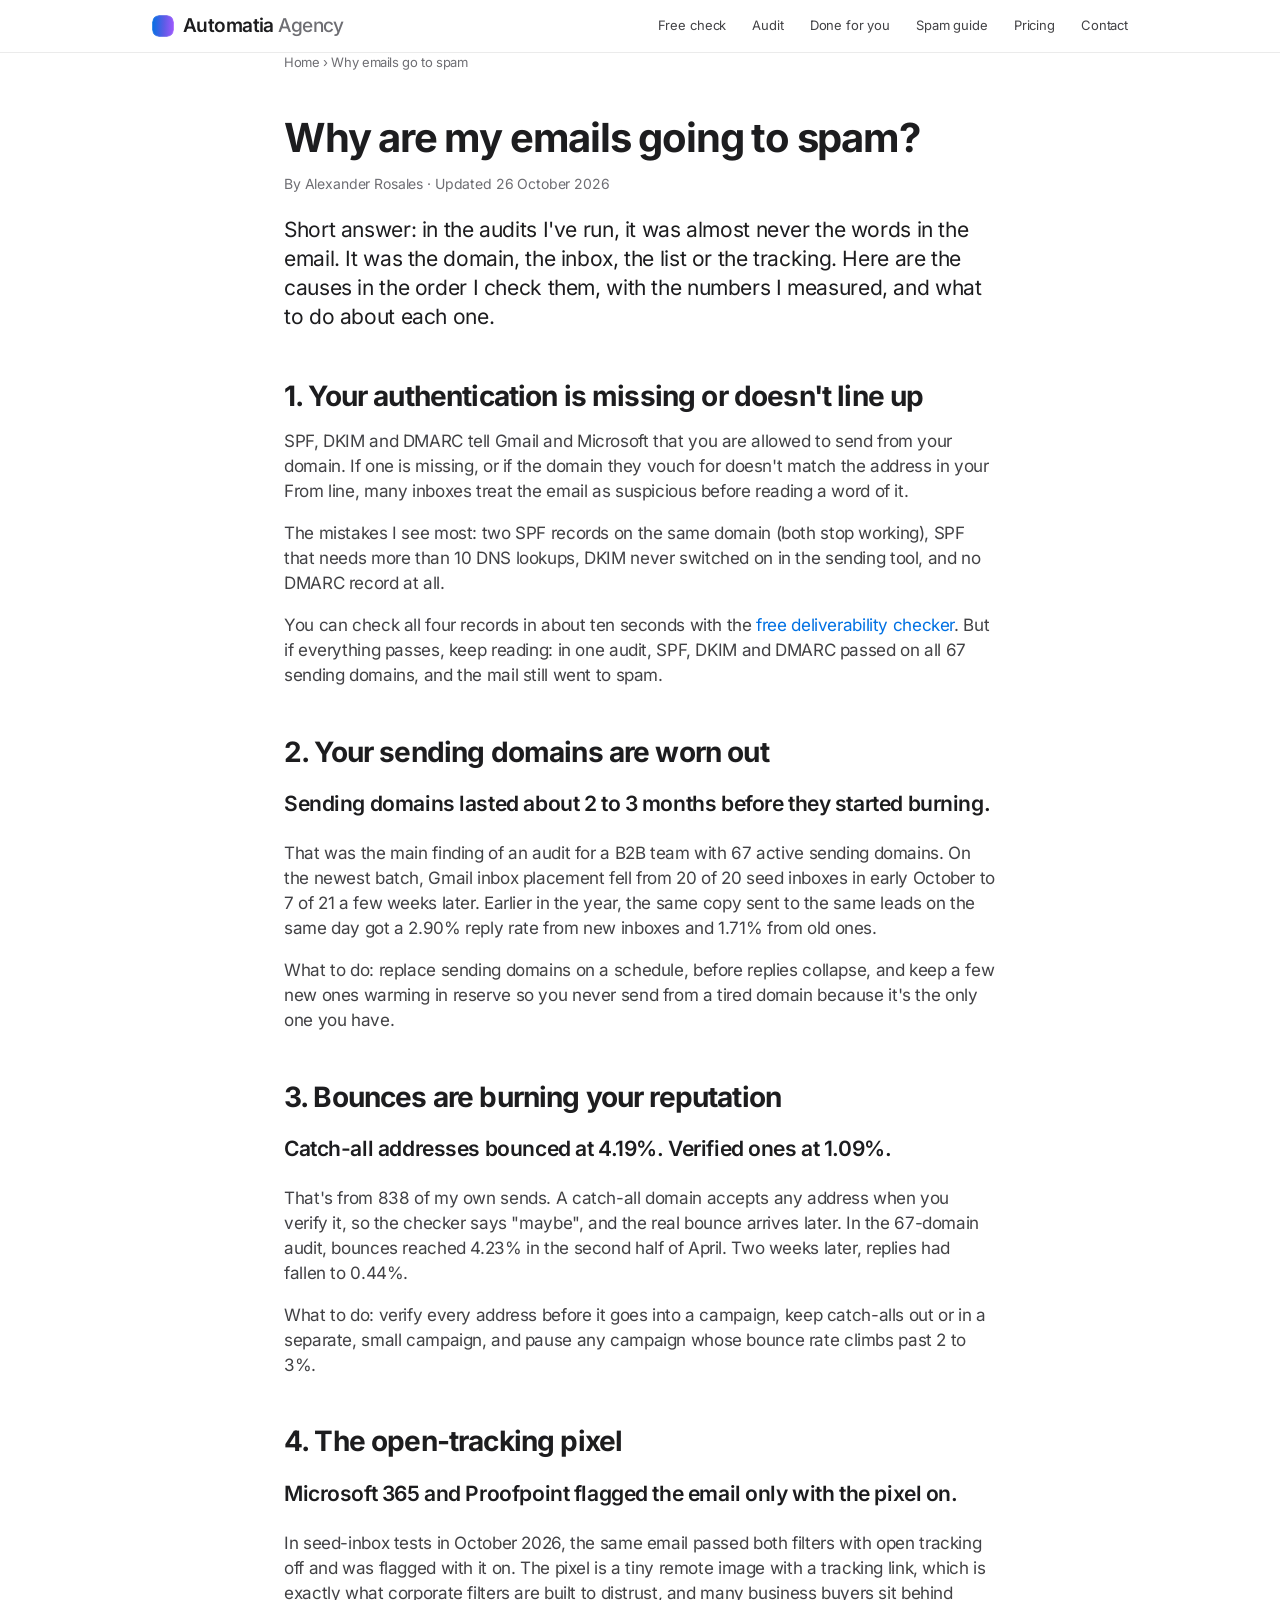
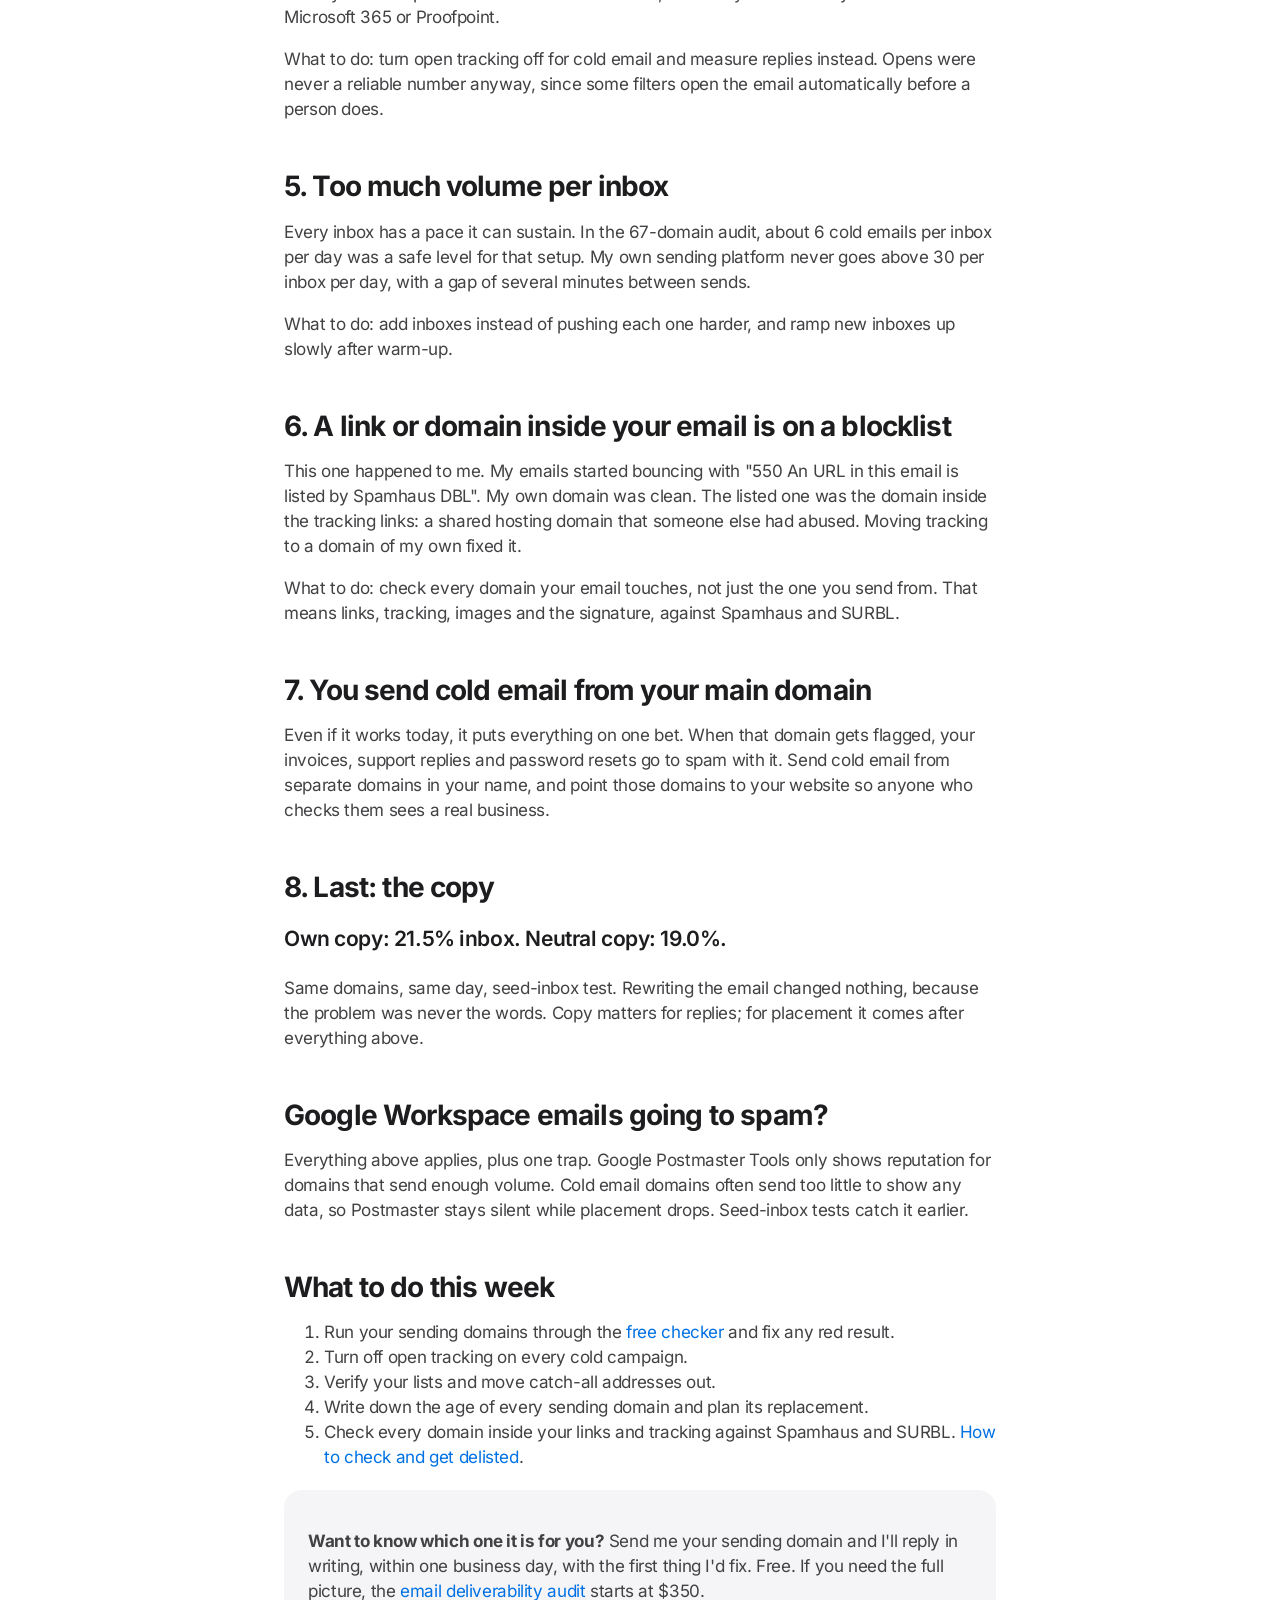
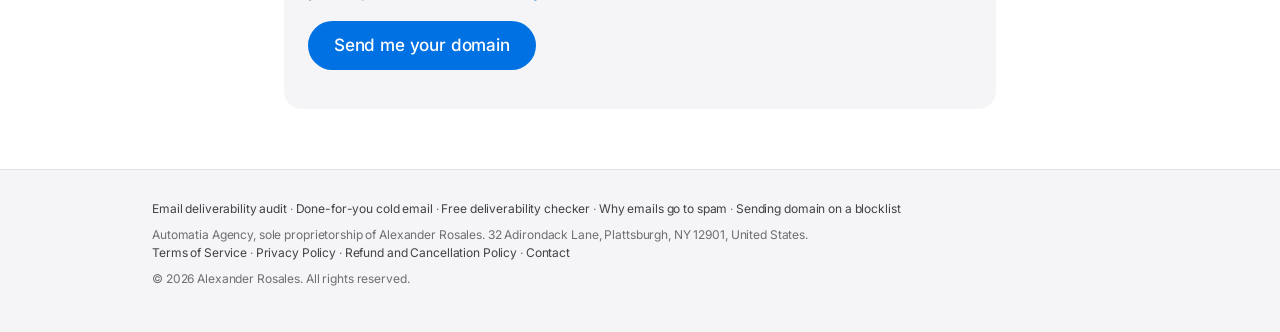
<file: why-emails-go-to-spam/index.html>
<!doctype html>
<html lang="en">
<head>
<meta charset="utf-8">
<meta name="viewport" content="width=device-width,initial-scale=1">
<title>Why Are My Emails Going to Spam? Real Test Data | Automatia</title>
<meta name="description" content="Why are your cold emails going to spam? The causes in the order an audit checks them, with measured numbers: worn-out domains, bounces and tracking.">
<link rel="canonical" href="https://automatia-agency.com/why-emails-go-to-spam/">
<meta property="og:type" content="article">
<meta property="og:site_name" content="Automatia Agency">
<meta property="og:url" content="https://automatia-agency.com/why-emails-go-to-spam/">
<meta property="og:title" content="Why are my emails going to spam? Real test data">
<meta property="og:description" content="It is rarely the copy. The causes in the order I check them, with the numbers I measured.">
<meta property="og:image" content="https://automatia-agency.com/assets/og.png">
<meta name="twitter:card" content="summary_large_image">
<meta name="twitter:title" content="Why are my emails going to spam? Real test data">
<meta name="twitter:description" content="It is rarely the copy. The causes in the order I check them, with the numbers I measured.">
<meta name="twitter:image" content="https://automatia-agency.com/assets/og.png">
<meta name="theme-color" content="#ffffff" media="(prefers-color-scheme: light)">
<meta name="theme-color" content="#000000" media="(prefers-color-scheme: dark)">
<link rel="preload" href="/assets/fonts/inter-latin-700-normal.woff2" as="font" type="font/woff2" crossorigin>
<link rel="stylesheet" href="/style.css">
<script type="application/ld+json">
{"@context":"https://schema.org","@graph":[
 {"@type":"Article","headline":"Why are my emails going to spam? Real test data",
  "description":"The causes of cold email landing in spam, in the order a deliverability audit checks them, with measured numbers.",
  "url":"https://automatia-agency.com/why-emails-go-to-spam/","image":"https://automatia-agency.com/assets/og.png",
  "datePublished":"2026-10-26","dateModified":"2026-10-26","inLanguage":"en",
  "author":{"@type":"Person","name":"Alexander Rosales","url":"https://automatia-agency.com/"},
  "publisher":{"@type":"Organization","@id":"https://automatia-agency.com/#business","name":"Automatia Agency"}},
 {"@type":"BreadcrumbList","itemListElement":[
  {"@type":"ListItem","position":1,"name":"Home","item":"https://automatia-agency.com/"},
  {"@type":"ListItem","position":2,"name":"Why emails go to spam","item":"https://automatia-agency.com/why-emails-go-to-spam/"}]}]}
</script>
<script data-goatcounter="https://stats.automatia-agency.com/count" async src="https://stats.automatia-agency.com/count.js"></script>
</head>
<body>
<a class="skip" href="#main">Skip to content</a>
<header><div class="wrap"><div class="bar">
  <a class="brand" href="/">Automatia<span>&nbsp;Agency</span></a>
  <nav aria-label="Main">
    <a href="/email-deliverability-checker/">Free check</a>
    <a href="/email-deliverability-audit/">Audit</a>
    <a href="/cold-email-agency/">Done for you</a>
    <a href="/why-emails-go-to-spam/" aria-current="page">Spam guide</a>
    <a href="/#pricing">Pricing</a>
    <a href="/#contact">Contact</a>
  </nav>
</div></div></header>

<main id="main" class="wrap">
<article class="guide">
<p class="crumbs"><a href="/">Home</a> &rsaquo; Why emails go to spam</p>
<h1>Why are my emails going to spam?</h1>
<p class="small">By Alexander Rosales &middot; Updated 26 October 2026</p>

<p class="lede">Short answer: in the audits I've run, it was almost never the words in the email. It was the
domain, the inbox, the list or the tracking. Here are the causes in the order I check them, with the numbers I
measured, and what to do about each one.</p>

<h2>1. Your authentication is missing or doesn't line up</h2>
<p>SPF, DKIM and DMARC tell Gmail and Microsoft that you are allowed to send from your domain. If one is missing,
or if the domain they vouch for doesn't match the address in your From line, many inboxes treat the email as
suspicious before reading a word of it.</p>
<p>The mistakes I see most: two SPF records on the same domain (both stop working), SPF that needs more than 10
DNS lookups, DKIM never switched on in the sending tool, and no DMARC record at all.</p>
<p>You can check all four records in about ten seconds with the <a href="/email-deliverability-checker/">free
deliverability checker</a>. But if everything passes, keep reading: in one audit, SPF, DKIM and DMARC passed on all
67 sending domains, and the mail still went to spam.</p>

<h2>2. Your sending domains are worn out</h2>
<p class="stat">Sending domains lasted about 2 to 3 months before they started burning.</p>
<p>That was the main finding of an audit for a B2B team with 67 active sending domains. On the newest batch, Gmail
inbox placement fell from 20 of 20 seed inboxes in early October to 7 of 21 a few weeks later. Earlier in the year,
the same copy sent to the same leads on the same day got a 2.90% reply rate from new inboxes and 1.71% from old
ones.</p>
<p>What to do: replace sending domains on a schedule, before replies collapse, and keep a few new ones warming in
reserve so you never send from a tired domain because it's the only one you have.</p>

<h2>3. Bounces are burning your reputation</h2>
<p class="stat">Catch-all addresses bounced at 4.19%. Verified ones at 1.09%.</p>
<p>That's from 838 of my own sends. A catch-all domain accepts any address when you verify it, so the checker says
"maybe", and the real bounce arrives later. In the 67-domain audit, bounces reached 4.23% in the second half of
April. Two weeks later, replies had fallen to 0.44%.</p>
<p>What to do: verify every address before it goes into a campaign, keep catch-alls out or in a separate, small
campaign, and pause any campaign whose bounce rate climbs past 2 to 3%.</p>

<h2>4. The open-tracking pixel</h2>
<p class="stat">Microsoft 365 and Proofpoint flagged the email only with the pixel on.</p>
<p>In seed-inbox tests in October 2026, the same email passed both filters with open tracking off and was flagged
with it on. The pixel is a tiny remote image with a tracking link, which is exactly what corporate filters are
built to distrust, and many business buyers sit behind Microsoft 365 or Proofpoint.</p>
<p>What to do: turn open tracking off for cold email and measure replies instead. Opens were never a reliable
number anyway, since some filters open the email automatically before a person does.</p>

<h2>5. Too much volume per inbox</h2>
<p>Every inbox has a pace it can sustain. In the 67-domain audit, about 6 cold emails per inbox per day was a safe
level for that setup. My own sending platform never goes above 30 per inbox per day, with a gap of several minutes
between sends.</p>
<p>What to do: add inboxes instead of pushing each one harder, and ramp new inboxes up slowly after warm-up.</p>

<h2>6. A link or domain inside your email is on a blocklist</h2>
<p>This one happened to me. My emails started bouncing with "550 An URL in this email is listed by Spamhaus DBL".
My own domain was clean. The listed one was the domain inside the tracking links: a shared hosting domain that
someone else had abused. Moving tracking to a domain of my own fixed it.</p>
<p>What to do: check every domain your email touches, not just the one you send from. That means links, tracking,
images and the signature, against Spamhaus and SURBL.</p>

<h2>7. You send cold email from your main domain</h2>
<p>Even if it works today, it puts everything on one bet. When that domain gets flagged, your invoices, support
replies and password resets go to spam with it. Send cold email from separate domains in your name, and point
those domains to your website so anyone who checks them sees a real business.</p>

<h2>8. Last: the copy</h2>
<p class="stat">Own copy: 21.5% inbox. Neutral copy: 19.0%.</p>
<p>Same domains, same day, seed-inbox test. Rewriting the email changed nothing, because the problem was never
the words. Copy matters for replies; for placement it comes after everything above.</p>

<h2>Google Workspace emails going to spam?</h2>
<p>Everything above applies, plus one trap. Google Postmaster Tools only shows reputation for domains that send
enough volume. Cold email domains often send too little to show any data, so Postmaster stays silent while
placement drops. Seed-inbox tests catch it earlier.</p>

<h2>What to do this week</h2>
<ol>
  <li>Run your sending domains through the <a href="/email-deliverability-checker/">free checker</a> and fix any
  red result.</li>
  <li>Turn off open tracking on every cold campaign.</li>
  <li>Verify your lists and move catch-all addresses out.</li>
  <li>Write down the age of every sending domain and plan its replacement.</li>
  <li>Check every domain inside your links and tracking against Spamhaus and SURBL.
  <a href="/sending-domain-blocklist/">How to check and get delisted</a>.</li>
</ol>

<div class="card">
  <p><b>Want to know which one it is for you?</b> Send me your sending domain and I'll reply in writing, within one
  business day, with the first thing I'd fix. Free. If you need the full picture, the
  <a href="/email-deliverability-audit/">email deliverability audit</a> starts at $350.</p>
  <p><a class="btn" href="/#contact">Send me your domain</a></p>
</div>
</article>
</main>

<footer><div class="wrap">
  <p><a href="/email-deliverability-audit/">Email deliverability audit</a> &middot;
  <a href="/cold-email-agency/">Done-for-you cold email</a> &middot;
  <a href="/email-deliverability-checker/">Free deliverability checker</a> &middot;
  <a href="/why-emails-go-to-spam/">Why emails go to spam</a> &middot;
  <a href="/sending-domain-blocklist/">Sending domain on a blocklist</a></p>
  <p>Automatia Agency, sole proprietorship of Alexander Rosales.
  32 Adirondack Lane, Plattsburgh, NY 12901, United States.<br>
  <a href="/terms.html">Terms of Service</a> &middot;
  <a href="/privacy.html">Privacy Policy</a> &middot;
  <a href="/refunds.html">Refund and Cancellation Policy</a> &middot;
  <a href="/contact.html">Contact</a></p>
  <p>&copy; 2026 Alexander Rosales. All rights reserved.</p>
</div></footer>
</body>
</html>
</file>
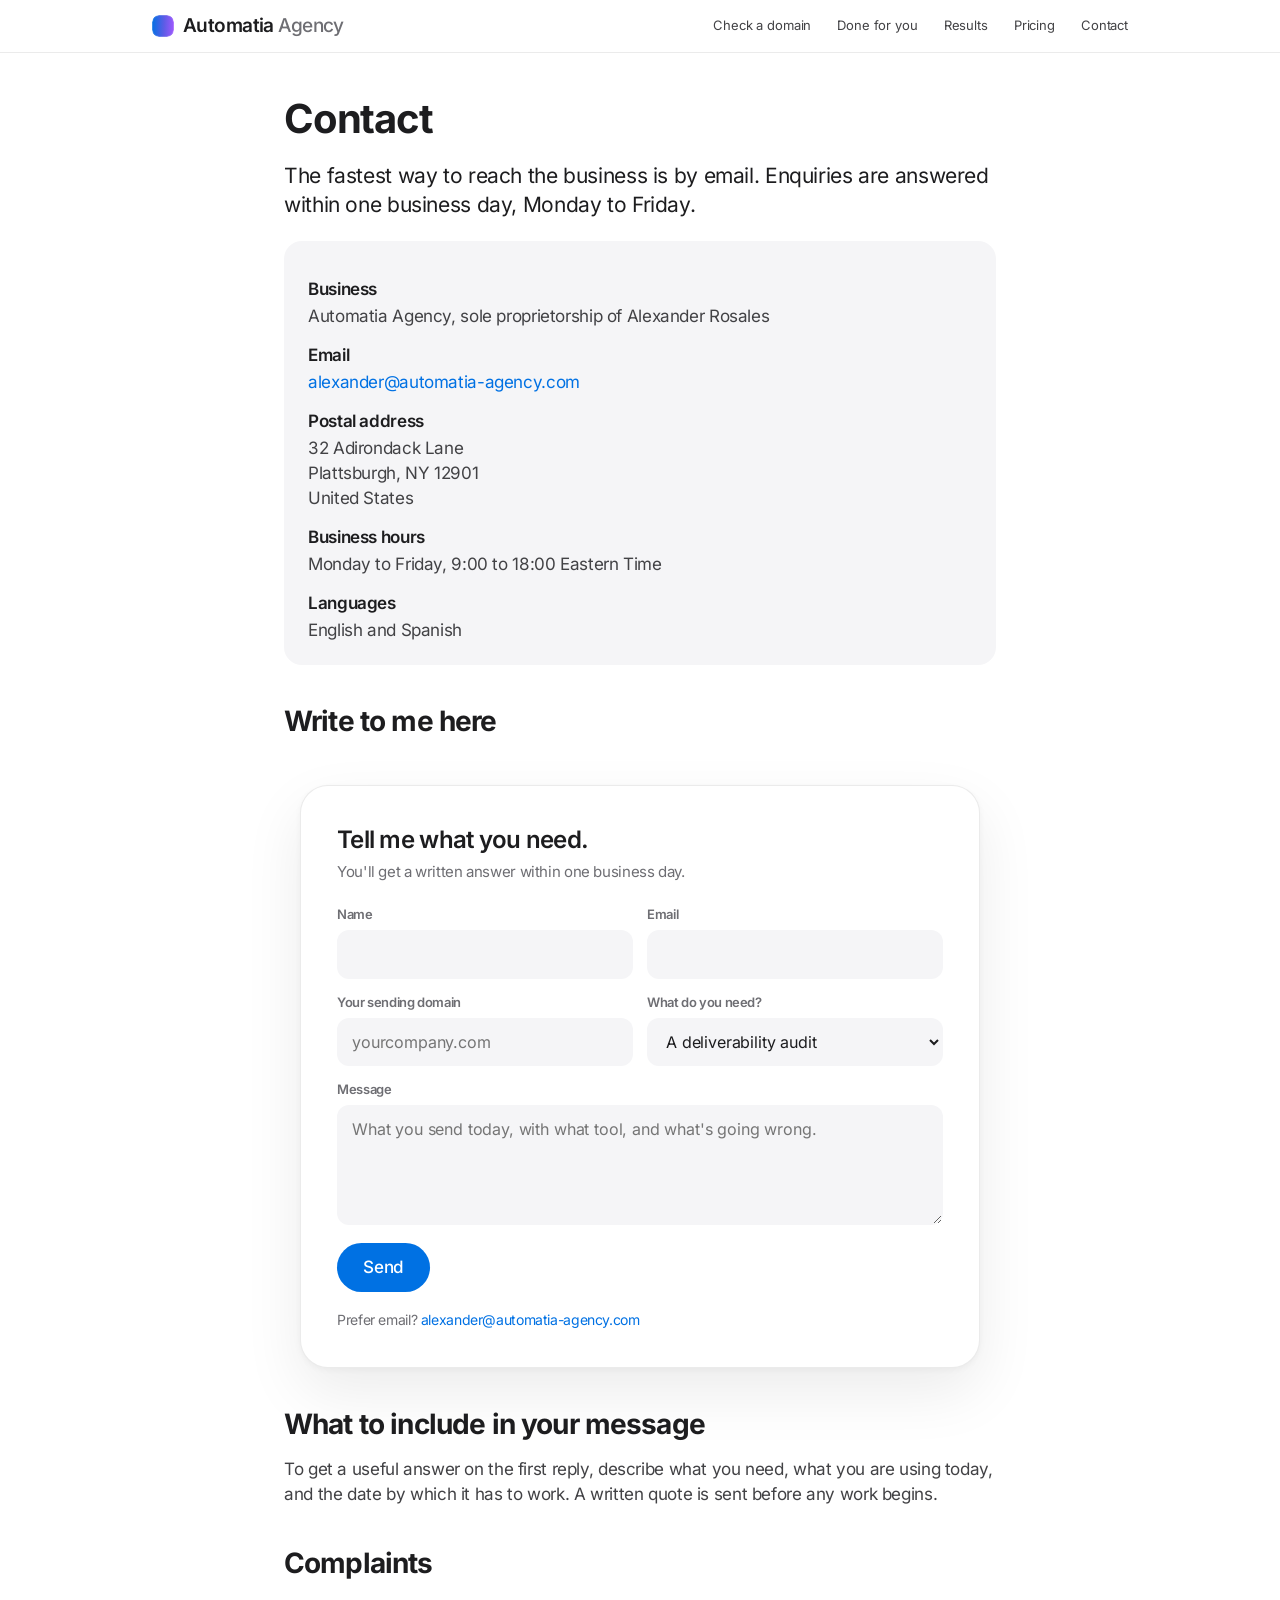
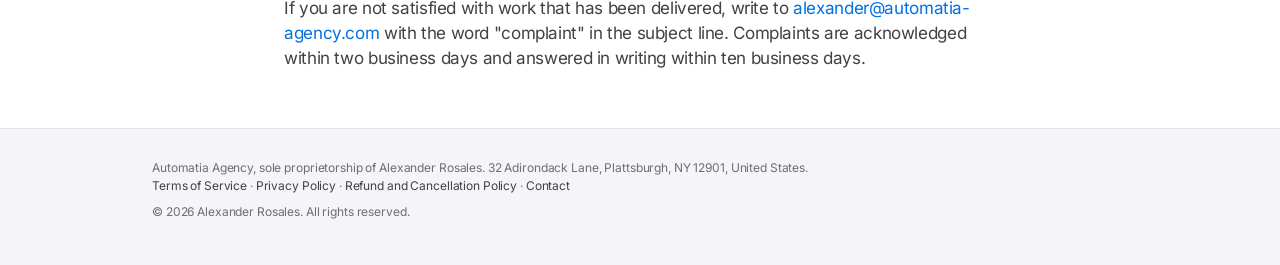
<file: contact.html>
<!doctype html>
<html lang="en">
<head>
<meta charset="utf-8">
<meta name="viewport" content="width=device-width,initial-scale=1">
<title>Contact — Automatia Agency</title>
<meta name="description" content="Contact details for Automatia Agency, sole proprietorship of Alexander Rosales, Plattsburgh, New York.">
<link rel="canonical" href="https://automatia-agency.com/contact.html">
<link rel="stylesheet" href="style.css">
<script data-goatcounter="https://stats.automatia-agency.com/count" async src="https://stats.automatia-agency.com/count.js"></script>
</head>
<body>
<header><div class="wrap"><div class="bar">
  <a class="brand" href="/">Automatia<span>&nbsp;Agency</span></a>
  <nav aria-label="Main">
    <a href="/#check">Check a domain</a>
    <a href="/#done">Done for you</a>
    <a href="/#measured">Results</a>
    <a href="/#pricing">Pricing</a>
    <a href="/contact.html">Contact</a>
  </nav>
</div></div></header>

<main class="wrap">
<h1>Contact</h1>
<p class="lede">The fastest way to reach the business is by email. Enquiries are answered within
one business day, Monday to Friday.</p>

<div class="card">
<dl>
  <dt>Business</dt><dd>Automatia Agency, sole proprietorship of Alexander Rosales</dd>
  <dt>Email</dt><dd><a href="mailto:alexander@automatia-agency.com">alexander@automatia-agency.com</a></dd>
  <dt>Postal address</dt><dd>32 Adirondack Lane<br>Plattsburgh, NY 12901<br>United States</dd>
  <dt>Business hours</dt><dd>Monday to Friday, 9:00 to 18:00 Eastern Time</dd>
  <dt>Languages</dt><dd>English and Spanish</dd>
</dl>
</div>

<h2 id="write">Write to me here</h2>
<form class="form-card" id="contact-form" novalidate>
      <p class="lead">Tell me what you need.</p>
      <p class="sub">You'll get a written answer within one business day.</p>
      <div class="fgrid">
        <div class="field"><label for="f-name">Name</label><input id="f-name" name="name" autocomplete="name" maxlength="100"></div>
        <div class="field"><label for="f-email">Email</label><input id="f-email" name="email" type="email" autocomplete="email" maxlength="200" required></div>
        <div class="field"><label for="f-domain">Your sending domain</label><input id="f-domain" name="domain" inputmode="url" maxlength="200" placeholder="yourcompany.com"></div>
        <div class="field"><label for="f-need">What do you need?</label>
          <select id="f-need" name="need">
            <option value="audit">A deliverability audit</option>
            <option value="done">Campaigns done for me</option>
            <option value="setup">Setup for my team</option>
            <option value="other">Not sure yet</option>
          </select></div>
        <div class="field full"><label for="f-msg">Message</label><textarea id="f-msg" name="message" maxlength="4000" required placeholder="What you send today, with what tool, and what's going wrong."></textarea></div>
        <div class="hp" aria-hidden="true"><label for="f-web">Leave this empty</label><input id="f-web" name="website" tabindex="-1" autocomplete="off"></div>
      </div>
      <div class="form-foot">
        <button class="btn" type="submit">Send</button>
        <span class="f-status" id="f-status" role="status" aria-live="polite"></span>
      </div>
      <p class="alt-mail">Prefer email? <a href="mailto:alexander@automatia-agency.com">alexander@automatia-agency.com</a></p>
    </form>

<h2>What to include in your message</h2>
<p>To get a useful answer on the first reply, describe what you need, what you are using today,
and the date by which it has to work. A written quote is sent before any work begins.</p>

<h2>Complaints</h2>
<p>If you are not satisfied with work that has been delivered, write to
<a href="mailto:alexander@automatia-agency.com">alexander@automatia-agency.com</a> with the word
"complaint" in the subject line. Complaints are acknowledged within two business days and answered
in writing within ten business days.</p>
</main>

<footer><div class="wrap">
  <p>Automatia Agency, sole proprietorship of Alexander Rosales.
  32 Adirondack Lane, Plattsburgh, NY 12901, United States.<br>
  <a href="/terms.html">Terms of Service</a> &middot;
  <a href="/privacy.html">Privacy Policy</a> &middot;
  <a href="/refunds.html">Refund and Cancellation Policy</a> &middot;
  <a href="/contact.html">Contact</a></p>
  <p>&copy; 2026 Alexander Rosales. All rights reserved.</p>
</div></footer>
<script src="/assets/js/site.js" defer></script>
</body>
</html>
</file>
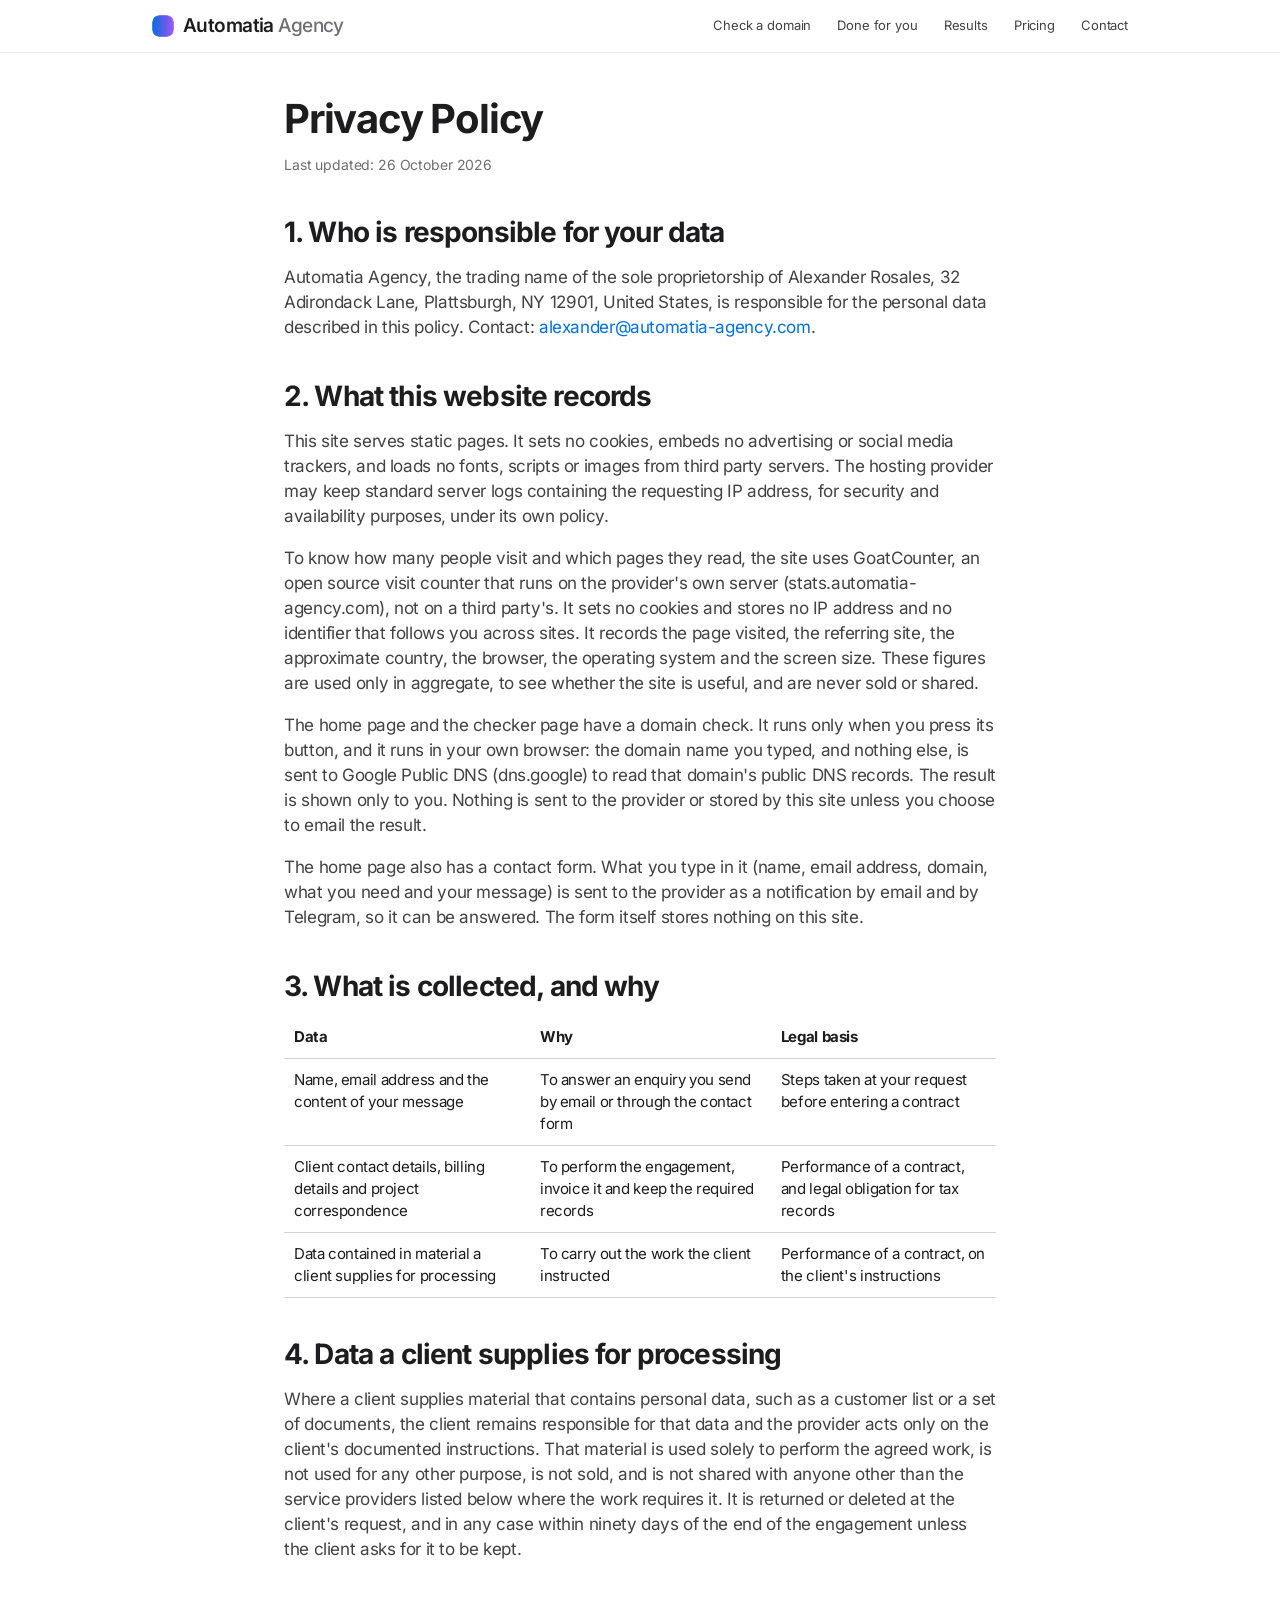
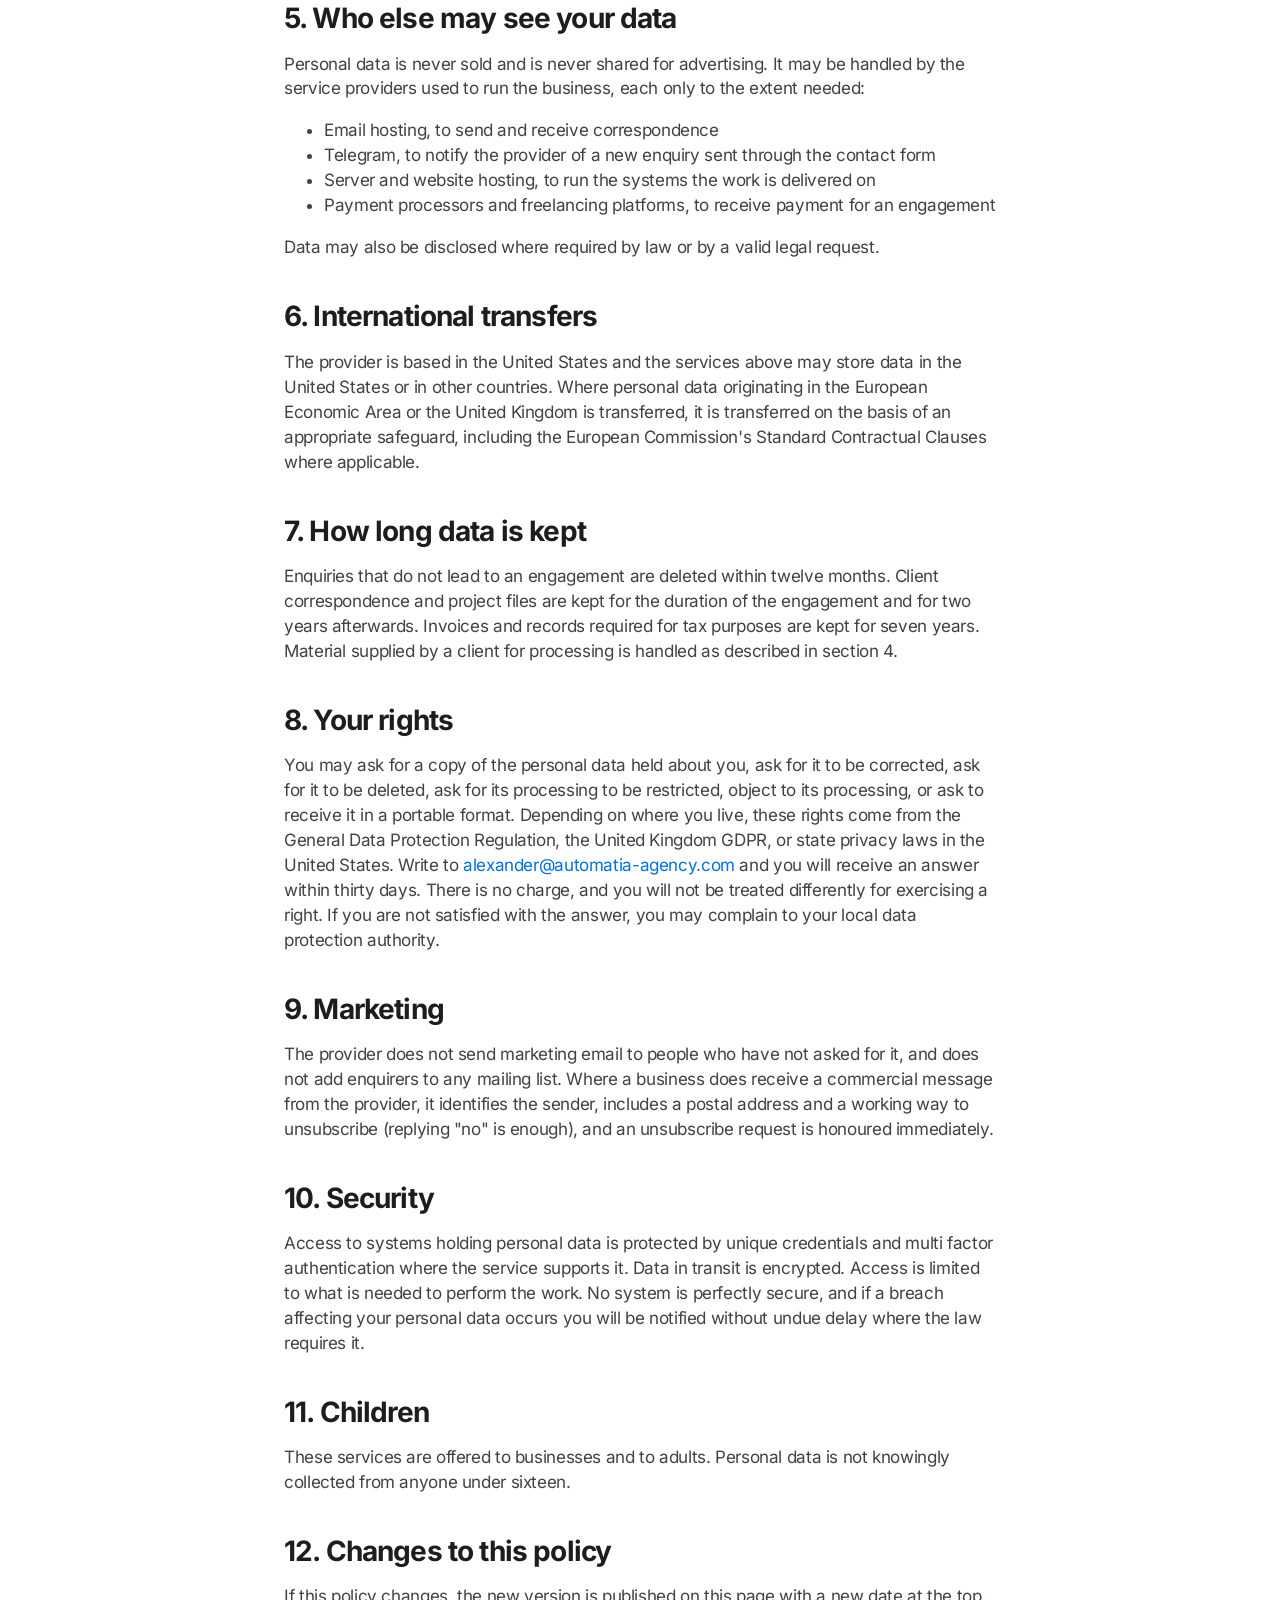
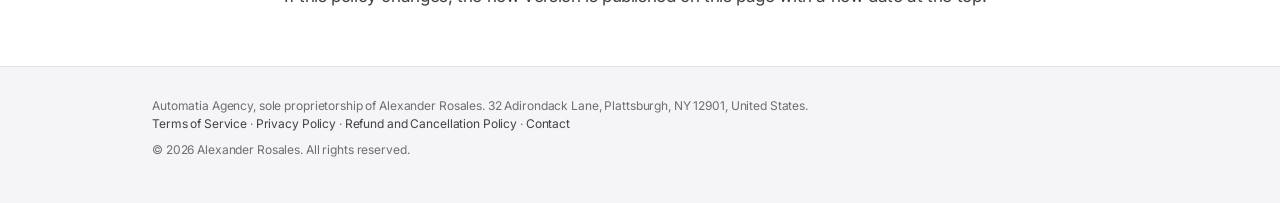
<file: privacy.html>
<!doctype html>
<html lang="en">
<head>
<meta charset="utf-8">
<meta name="viewport" content="width=device-width,initial-scale=1">
<title>Privacy Policy — Automatia Agency</title>
<meta name="description" content="Privacy Policy of Automatia Agency: what personal data is collected, why, how long it is kept, and the rights of the person it belongs to.">
<link rel="canonical" href="https://automatia-agency.com/privacy.html">
<link rel="stylesheet" href="style.css">
<script data-goatcounter="https://stats.automatia-agency.com/count" async src="https://stats.automatia-agency.com/count.js"></script>
</head>
<body>
<header><div class="wrap"><div class="bar">
  <a class="brand" href="/">Automatia<span>&nbsp;Agency</span></a>
  <nav aria-label="Main">
    <a href="/#check">Check a domain</a>
    <a href="/#done">Done for you</a>
    <a href="/#measured">Results</a>
    <a href="/#pricing">Pricing</a>
    <a href="/contact.html">Contact</a>
  </nav>
</div></div></header>

<main class="wrap">
<h1>Privacy Policy</h1>
<p class="small">Last updated: 26 October 2026</p>

<h2>1. Who is responsible for your data</h2>
<p>Automatia Agency, the trading name of the sole proprietorship of Alexander Rosales,
32 Adirondack Lane, Plattsburgh, NY 12901, United States, is responsible for the personal data
described in this policy. Contact:
<a href="mailto:alexander@automatia-agency.com">alexander@automatia-agency.com</a>.</p>

<h2>2. What this website records</h2>
<p>This site serves static pages. It sets no cookies, embeds no advertising or social media
trackers, and loads no fonts, scripts or images from third party servers. The hosting provider may
keep standard server logs containing the requesting IP address, for security and availability
purposes, under its own policy.</p>
<p>To know how many people visit and which pages they read, the site uses GoatCounter, an open
source visit counter that runs on the provider's own server (stats.automatia-agency.com), not on a
third party's. It sets no cookies and stores no IP address and no identifier that follows you
across sites. It records the page visited, the referring site, the approximate country, the
browser, the operating system and the screen size. These figures are used only in aggregate, to
see whether the site is useful, and are never sold or shared.</p>
<p>The home page and the checker page have a domain check. It runs only when you press its button,
and it runs in your own browser: the domain name you typed, and nothing else, is sent to Google
Public DNS (dns.google) to read that domain's public DNS records. The result is shown only to you.
Nothing is sent to the provider or stored by this site unless you choose to email the result.</p>
<p>The home page also has a contact form. What you type in it (name, email address, domain, what
you need and your message) is sent to the provider as a notification by email and by Telegram, so
it can be answered. The form itself stores nothing on this site.</p>

<h2>3. What is collected, and why</h2>
<table>
  <tr><th>Data</th><th>Why</th><th>Legal basis</th></tr>
  <tr>
    <td>Name, email address and the content of your message</td>
    <td>To answer an enquiry you send by email or through the contact form</td>
    <td>Steps taken at your request before entering a contract</td>
  </tr>
  <tr>
    <td>Client contact details, billing details and project correspondence</td>
    <td>To perform the engagement, invoice it and keep the required records</td>
    <td>Performance of a contract, and legal obligation for tax records</td>
  </tr>
  <tr>
    <td>Data contained in material a client supplies for processing</td>
    <td>To carry out the work the client instructed</td>
    <td>Performance of a contract, on the client's instructions</td>
  </tr>
</table>

<h2>4. Data a client supplies for processing</h2>
<p>Where a client supplies material that contains personal data, such as a customer list or a set
of documents, the client remains responsible for that data and the provider acts only on the
client's documented instructions. That material is used solely to perform the agreed work, is not
used for any other purpose, is not sold, and is not shared with anyone other than the service
providers listed below where the work requires it. It is returned or deleted at the client's
request, and in any case within ninety days of the end of the engagement unless the client asks
for it to be kept.</p>

<h2>5. Who else may see your data</h2>
<p>Personal data is never sold and is never shared for advertising. It may be handled by the
service providers used to run the business, each only to the extent needed:</p>
<ul>
  <li>Email hosting, to send and receive correspondence</li>
  <li>Telegram, to notify the provider of a new enquiry sent through the contact form</li>
  <li>Server and website hosting, to run the systems the work is delivered on</li>
  <li>Payment processors and freelancing platforms, to receive payment for an engagement</li>
</ul>
<p>Data may also be disclosed where required by law or by a valid legal request.</p>

<h2>6. International transfers</h2>
<p>The provider is based in the United States and the services above may store data in the United
States or in other countries. Where personal data originating in the European Economic Area or
the United Kingdom is transferred, it is transferred on the basis of an appropriate safeguard,
including the European Commission's Standard Contractual Clauses where applicable.</p>

<h2>7. How long data is kept</h2>
<p>Enquiries that do not lead to an engagement are deleted within twelve months. Client
correspondence and project files are kept for the duration of the engagement and for two years
afterwards. Invoices and records required for tax purposes are kept for seven years. Material
supplied by a client for processing is handled as described in section 4.</p>

<h2>8. Your rights</h2>
<p>You may ask for a copy of the personal data held about you, ask for it to be corrected, ask for
it to be deleted, ask for its processing to be restricted, object to its processing, or ask to
receive it in a portable format. Depending on where you live, these rights come from the General
Data Protection Regulation, the United Kingdom GDPR, or state privacy laws in the United States.
Write to <a href="mailto:alexander@automatia-agency.com">alexander@automatia-agency.com</a> and
you will receive an answer within thirty days. There is no charge, and you will not be treated
differently for exercising a right. If you are not satisfied with the answer, you may complain to
your local data protection authority.</p>

<h2>9. Marketing</h2>
<p>The provider does not send marketing email to people who have not asked for it, and does not
add enquirers to any mailing list. Where a business does receive a commercial message from the
provider, it identifies the sender, includes a postal address and a working way to unsubscribe
(replying "no" is enough), and an unsubscribe request is honoured immediately.</p>

<h2>10. Security</h2>
<p>Access to systems holding personal data is protected by unique credentials and multi factor
authentication where the service supports it. Data in transit is encrypted. Access is limited to
what is needed to perform the work. No system is perfectly secure, and if a breach affecting your
personal data occurs you will be notified without undue delay where the law requires it.</p>

<h2>11. Children</h2>
<p>These services are offered to businesses and to adults. Personal data is not knowingly
collected from anyone under sixteen.</p>

<h2>12. Changes to this policy</h2>
<p>If this policy changes, the new version is published on this page with a new date at the top.</p>
</main>

<footer><div class="wrap">
  <p>Automatia Agency, sole proprietorship of Alexander Rosales.
  32 Adirondack Lane, Plattsburgh, NY 12901, United States.<br>
  <a href="/terms.html">Terms of Service</a> &middot;
  <a href="/privacy.html">Privacy Policy</a> &middot;
  <a href="/refunds.html">Refund and Cancellation Policy</a> &middot;
  <a href="/contact.html">Contact</a></p>
  <p>&copy; 2026 Alexander Rosales. All rights reserved.</p>
</div></footer>
</body>
</html>
</file>
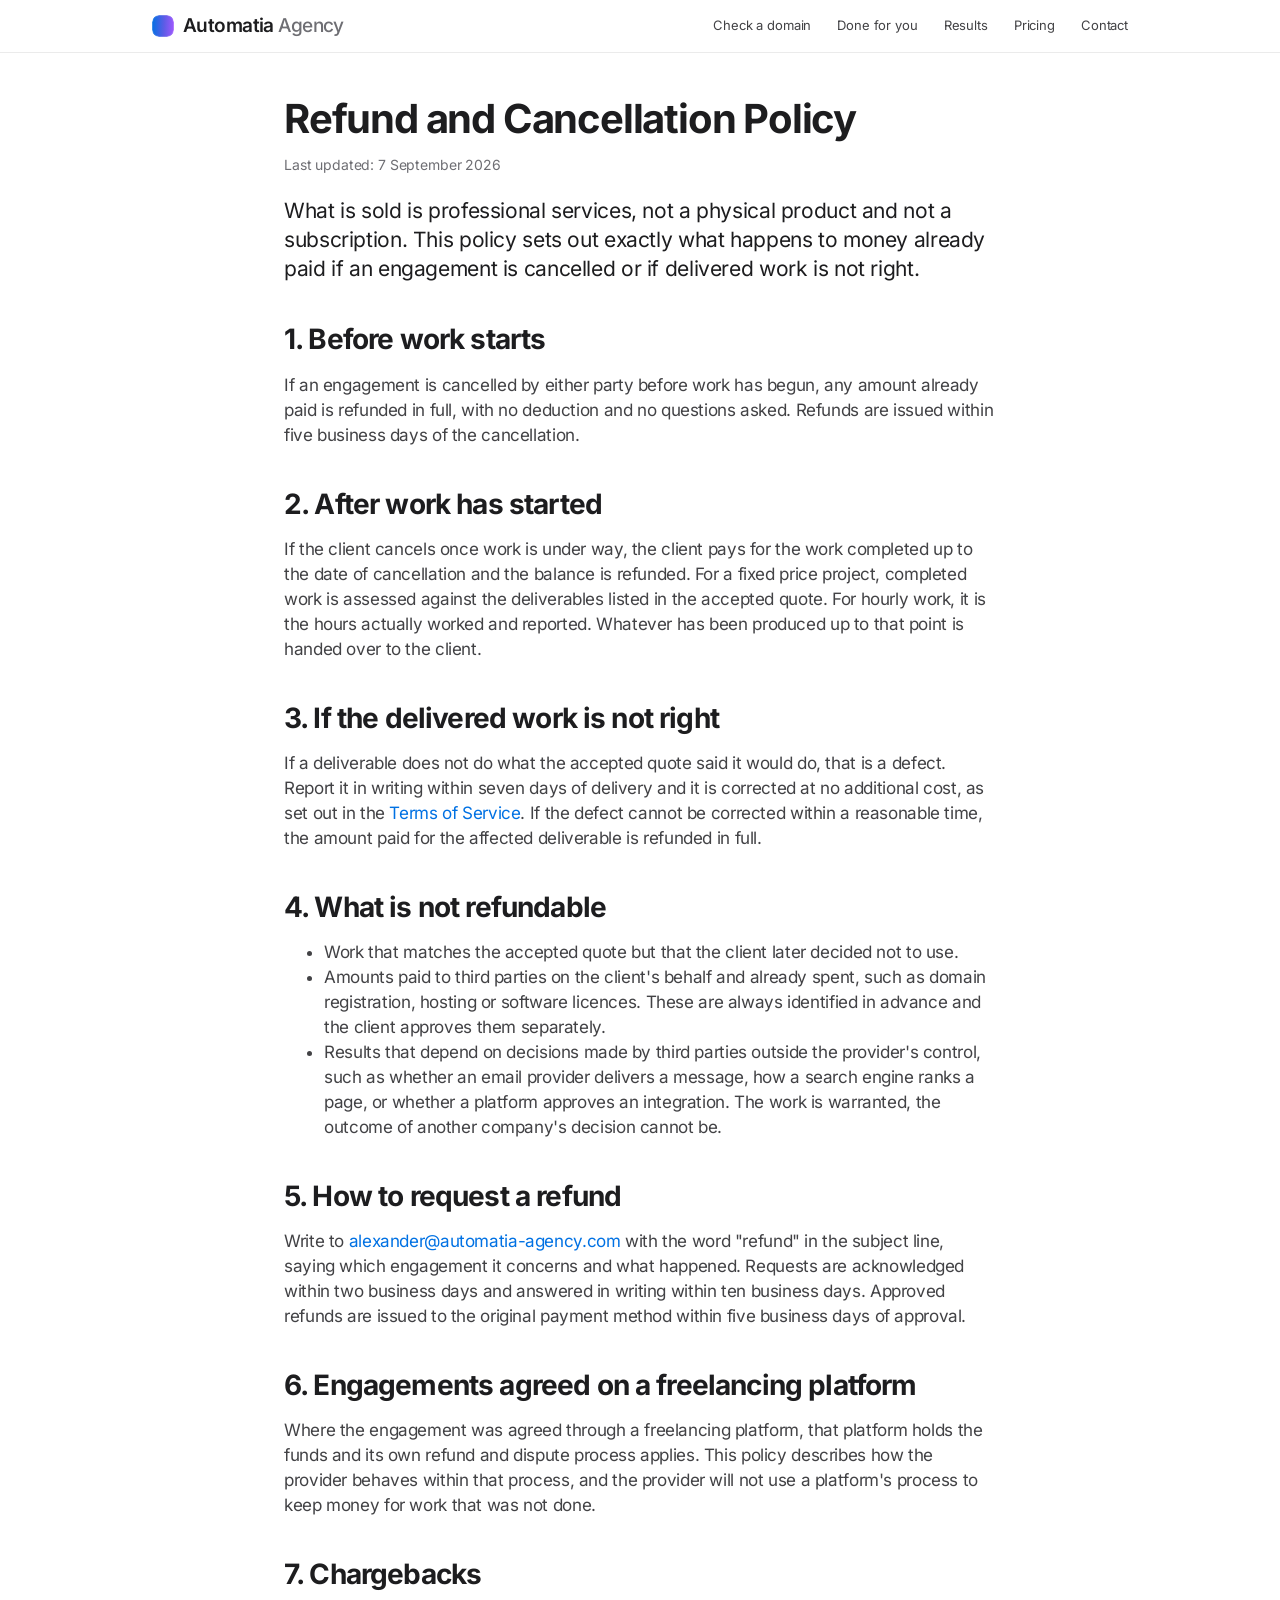
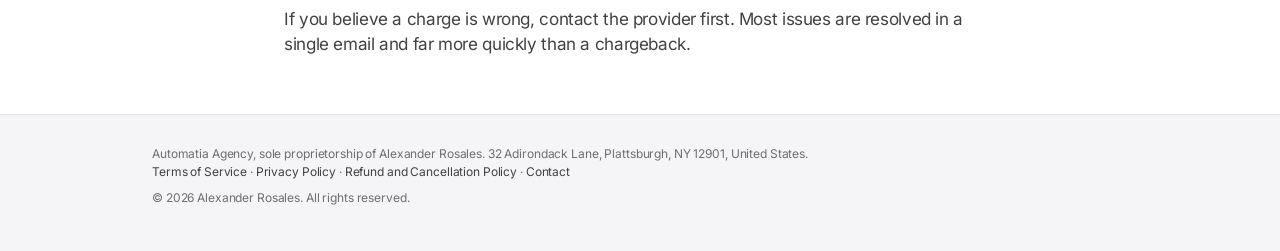
<file: refunds.html>
<!doctype html>
<html lang="en">
<head>
<meta charset="utf-8">
<meta name="viewport" content="width=device-width,initial-scale=1">
<title>Refund and Cancellation Policy — Automatia Agency</title>
<meta name="description" content="Refund and cancellation policy for services provided by Automatia Agency, including how deposits, part-completed work and disputes are handled.">
<link rel="canonical" href="https://automatia-agency.com/refunds.html">
<link rel="stylesheet" href="style.css">
<script data-goatcounter="https://stats.automatia-agency.com/count" async src="https://stats.automatia-agency.com/count.js"></script>
</head>
<body>
<header><div class="wrap"><div class="bar">
  <a class="brand" href="/">Automatia<span>&nbsp;Agency</span></a>
  <nav aria-label="Main">
    <a href="/#check">Check a domain</a>
    <a href="/#done">Done for you</a>
    <a href="/#measured">Results</a>
    <a href="/#pricing">Pricing</a>
    <a href="/contact.html">Contact</a>
  </nav>
</div></div></header>

<main class="wrap">
<h1>Refund and Cancellation Policy</h1>
<p class="small">Last updated: 7 September 2026</p>

<p class="lede">What is sold is professional services, not a physical product and not a
subscription. This policy sets out exactly what happens to money already paid if an engagement is
cancelled or if delivered work is not right.</p>

<h2>1. Before work starts</h2>
<p>If an engagement is cancelled by either party before work has begun, any amount already paid is
refunded in full, with no deduction and no questions asked. Refunds are issued within five
business days of the cancellation.</p>

<h2>2. After work has started</h2>
<p>If the client cancels once work is under way, the client pays for the work completed up to the
date of cancellation and the balance is refunded. For a fixed price project, completed work is
assessed against the deliverables listed in the accepted quote. For hourly work, it is the hours
actually worked and reported. Whatever has been produced up to that point is handed over to the
client.</p>

<h2>3. If the delivered work is not right</h2>
<p>If a deliverable does not do what the accepted quote said it would do, that is a defect. Report
it in writing within seven days of delivery and it is corrected at no additional cost, as set out
in the <a href="/terms.html">Terms of Service</a>. If the defect cannot be corrected within a
reasonable time, the amount paid for the affected deliverable is refunded in full.</p>

<h2>4. What is not refundable</h2>
<ul>
  <li>Work that matches the accepted quote but that the client later decided not to use.</li>
  <li>Amounts paid to third parties on the client's behalf and already spent, such as domain
  registration, hosting or software licences. These are always identified in advance and the
  client approves them separately.</li>
  <li>Results that depend on decisions made by third parties outside the provider's control, such
  as whether an email provider delivers a message, how a search engine ranks a page, or whether a
  platform approves an integration. The work is warranted, the outcome of another company's
  decision cannot be.</li>
</ul>

<h2>5. How to request a refund</h2>
<p>Write to <a href="mailto:alexander@automatia-agency.com">alexander@automatia-agency.com</a> with
the word "refund" in the subject line, saying which engagement it concerns and what happened.
Requests are acknowledged within two business days and answered in writing within ten business
days. Approved refunds are issued to the original payment method within five business days of
approval.</p>

<h2>6. Engagements agreed on a freelancing platform</h2>
<p>Where the engagement was agreed through a freelancing platform, that platform holds the funds
and its own refund and dispute process applies. This policy describes how the provider behaves
within that process, and the provider will not use a platform's process to keep money for work
that was not done.</p>

<h2>7. Chargebacks</h2>
<p>If you believe a charge is wrong, contact the provider first. Most issues are resolved in a
single email and far more quickly than a chargeback.</p>
</main>

<footer><div class="wrap">
  <p>Automatia Agency, sole proprietorship of Alexander Rosales.
  32 Adirondack Lane, Plattsburgh, NY 12901, United States.<br>
  <a href="/terms.html">Terms of Service</a> &middot;
  <a href="/privacy.html">Privacy Policy</a> &middot;
  <a href="/refunds.html">Refund and Cancellation Policy</a> &middot;
  <a href="/contact.html">Contact</a></p>
  <p>&copy; 2026 Alexander Rosales. All rights reserved.</p>
</div></footer>
</body>
</html>
</file>
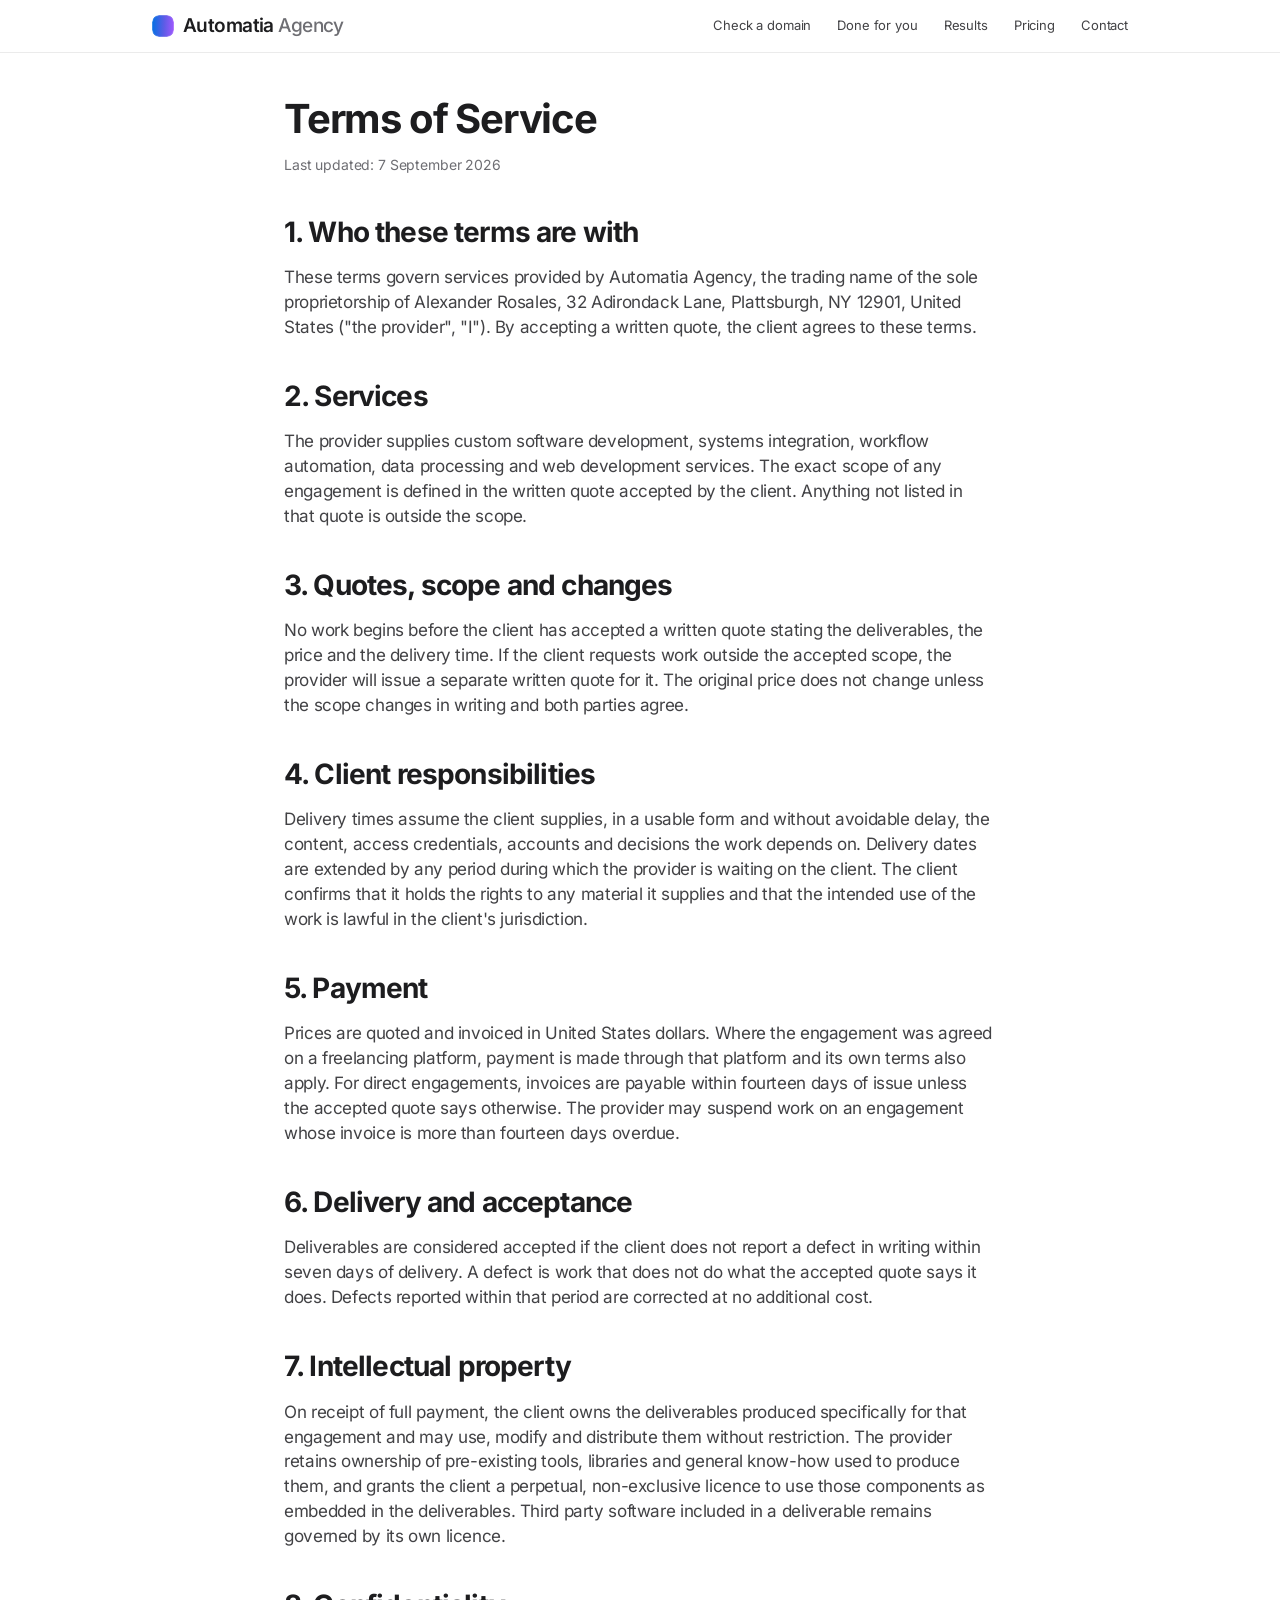
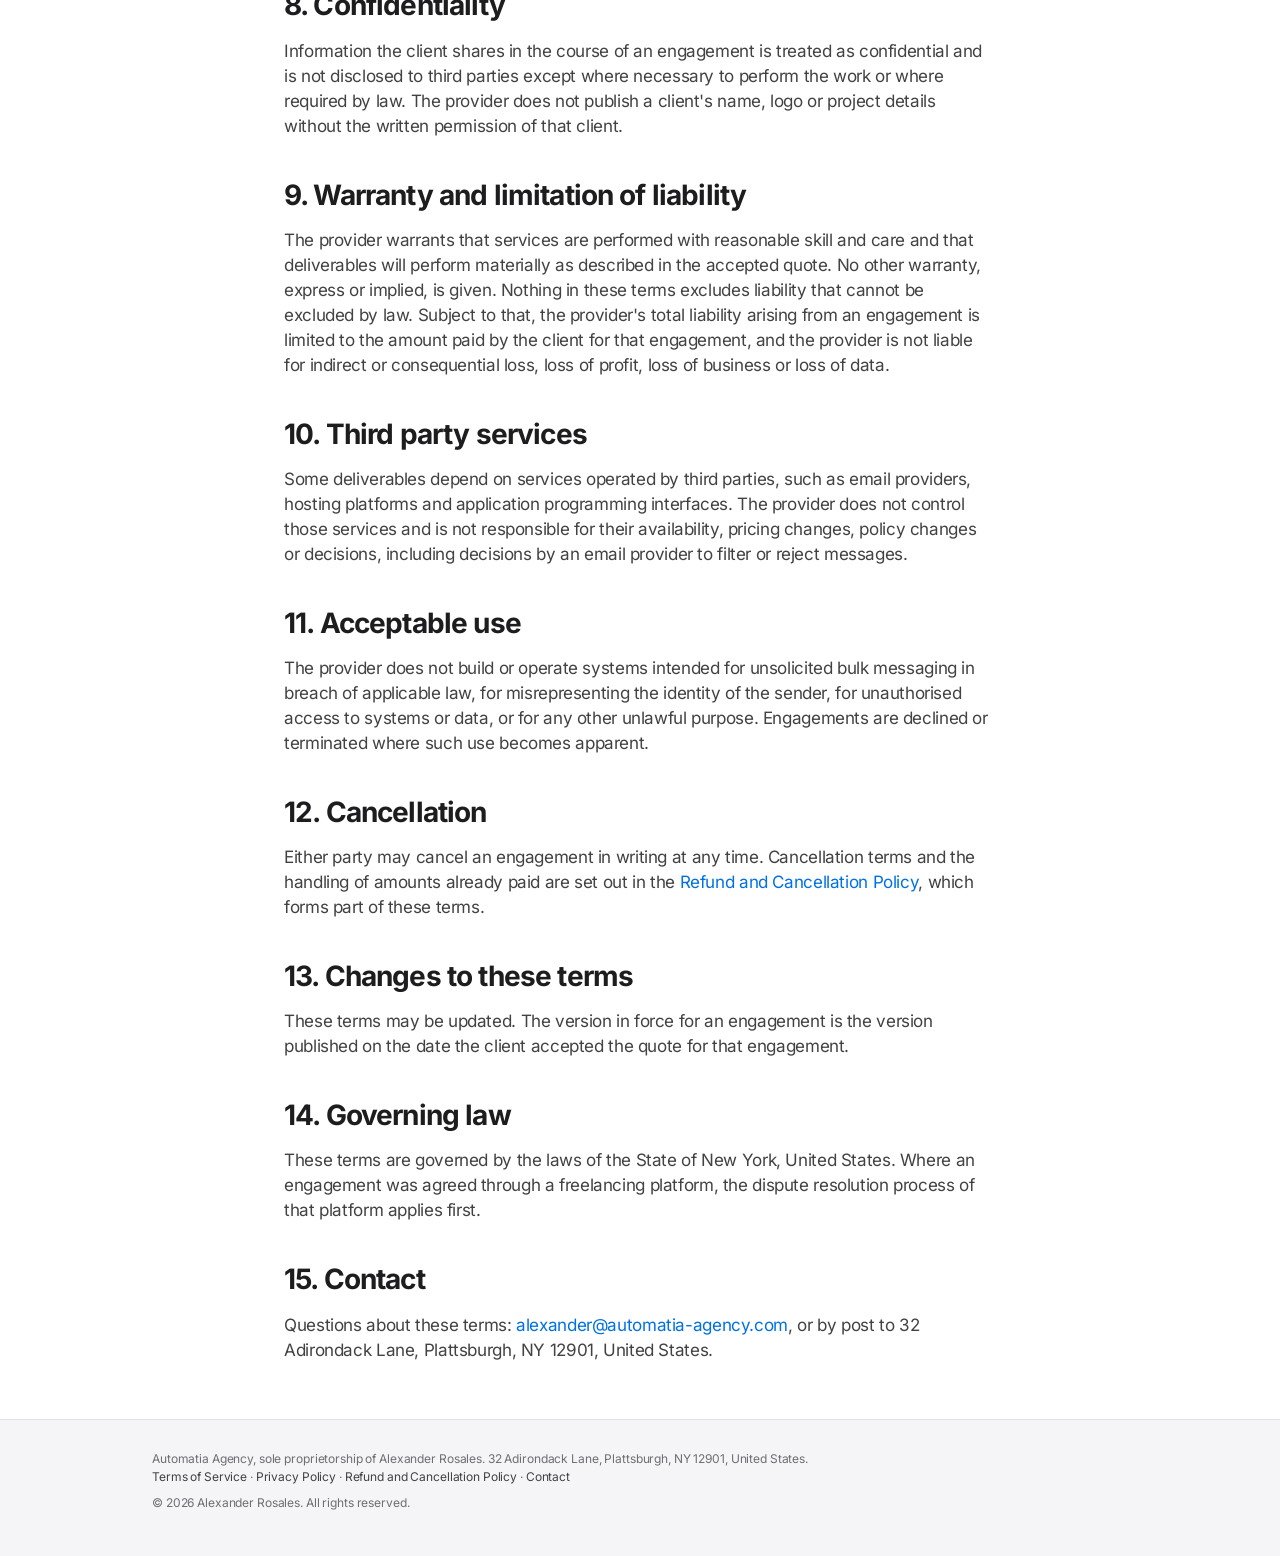
<file: terms.html>
<!doctype html>
<html lang="en">
<head>
<meta charset="utf-8">
<meta name="viewport" content="width=device-width,initial-scale=1">
<title>Terms of Service — Automatia Agency</title>
<meta name="description" content="Terms of Service for the services provided by Automatia Agency: scope, written quotes, payment, delivery and liability.">
<link rel="canonical" href="https://automatia-agency.com/terms.html">
<link rel="stylesheet" href="style.css">
<script data-goatcounter="https://stats.automatia-agency.com/count" async src="https://stats.automatia-agency.com/count.js"></script>
</head>
<body>
<header><div class="wrap"><div class="bar">
  <a class="brand" href="/">Automatia<span>&nbsp;Agency</span></a>
  <nav aria-label="Main">
    <a href="/#check">Check a domain</a>
    <a href="/#done">Done for you</a>
    <a href="/#measured">Results</a>
    <a href="/#pricing">Pricing</a>
    <a href="/contact.html">Contact</a>
  </nav>
</div></div></header>

<main class="wrap">
<h1>Terms of Service</h1>
<p class="small">Last updated: 7 September 2026</p>

<h2>1. Who these terms are with</h2>
<p>These terms govern services provided by Automatia Agency, the trading name of the sole
proprietorship of Alexander Rosales, 32 Adirondack Lane, Plattsburgh, NY 12901, United States
("the provider", "I"). By accepting a written quote, the client agrees to these terms.</p>

<h2>2. Services</h2>
<p>The provider supplies custom software development, systems integration, workflow automation,
data processing and web development services. The exact scope of any engagement is defined in the
written quote accepted by the client. Anything not listed in that quote is outside the scope.</p>

<h2>3. Quotes, scope and changes</h2>
<p>No work begins before the client has accepted a written quote stating the deliverables, the
price and the delivery time. If the client requests work outside the accepted scope, the provider
will issue a separate written quote for it. The original price does not change unless the scope
changes in writing and both parties agree.</p>

<h2>4. Client responsibilities</h2>
<p>Delivery times assume the client supplies, in a usable form and without avoidable delay, the
content, access credentials, accounts and decisions the work depends on. Delivery dates are
extended by any period during which the provider is waiting on the client. The client confirms
that it holds the rights to any material it supplies and that the intended use of the work is
lawful in the client's jurisdiction.</p>

<h2>5. Payment</h2>
<p>Prices are quoted and invoiced in United States dollars. Where the engagement was agreed on a
freelancing platform, payment is made through that platform and its own terms also apply. For
direct engagements, invoices are payable within fourteen days of issue unless the accepted quote
says otherwise. The provider may suspend work on an engagement whose invoice is more than
fourteen days overdue.</p>

<h2>6. Delivery and acceptance</h2>
<p>Deliverables are considered accepted if the client does not report a defect in writing within
seven days of delivery. A defect is work that does not do what the accepted quote says it does.
Defects reported within that period are corrected at no additional cost.</p>

<h2>7. Intellectual property</h2>
<p>On receipt of full payment, the client owns the deliverables produced specifically for that
engagement and may use, modify and distribute them without restriction. The provider retains
ownership of pre-existing tools, libraries and general know-how used to produce them, and grants
the client a perpetual, non-exclusive licence to use those components as embedded in the
deliverables. Third party software included in a deliverable remains governed by its own licence.</p>

<h2>8. Confidentiality</h2>
<p>Information the client shares in the course of an engagement is treated as confidential and is
not disclosed to third parties except where necessary to perform the work or where required by
law. The provider does not publish a client's name, logo or project details without the written
permission of that client.</p>

<h2>9. Warranty and limitation of liability</h2>
<p>The provider warrants that services are performed with reasonable skill and care and that
deliverables will perform materially as described in the accepted quote. No other warranty,
express or implied, is given. Nothing in these terms excludes liability that cannot be excluded
by law. Subject to that, the provider's total liability arising from an engagement is limited to
the amount paid by the client for that engagement, and the provider is not liable for indirect
or consequential loss, loss of profit, loss of business or loss of data.</p>

<h2>10. Third party services</h2>
<p>Some deliverables depend on services operated by third parties, such as email providers,
hosting platforms and application programming interfaces. The provider does not control those
services and is not responsible for their availability, pricing changes, policy changes or
decisions, including decisions by an email provider to filter or reject messages.</p>

<h2>11. Acceptable use</h2>
<p>The provider does not build or operate systems intended for unsolicited bulk messaging in
breach of applicable law, for misrepresenting the identity of the sender, for unauthorised access
to systems or data, or for any other unlawful purpose. Engagements are declined or terminated
where such use becomes apparent.</p>

<h2>12. Cancellation</h2>
<p>Either party may cancel an engagement in writing at any time. Cancellation terms and the
handling of amounts already paid are set out in the
<a href="/refunds.html">Refund and Cancellation Policy</a>, which forms part of these terms.</p>

<h2>13. Changes to these terms</h2>
<p>These terms may be updated. The version in force for an engagement is the version published on
the date the client accepted the quote for that engagement.</p>

<h2>14. Governing law</h2>
<p>These terms are governed by the laws of the State of New York, United States. Where an
engagement was agreed through a freelancing platform, the dispute resolution process of that
platform applies first.</p>

<h2>15. Contact</h2>
<p>Questions about these terms:
<a href="mailto:alexander@automatia-agency.com">alexander@automatia-agency.com</a>, or by post to
32 Adirondack Lane, Plattsburgh, NY 12901, United States.</p>
</main>

<footer><div class="wrap">
  <p>Automatia Agency, sole proprietorship of Alexander Rosales.
  32 Adirondack Lane, Plattsburgh, NY 12901, United States.<br>
  <a href="/terms.html">Terms of Service</a> &middot;
  <a href="/privacy.html">Privacy Policy</a> &middot;
  <a href="/refunds.html">Refund and Cancellation Policy</a> &middot;
  <a href="/contact.html">Contact</a></p>
  <p>&copy; 2026 Alexander Rosales. All rights reserved.</p>
</div></footer>
</body>
</html>
</file>
<file: style.css>
/* Automatia Agency. Linea visual sobria, al estilo de las paginas de producto de Apple:
   blanco y gris claro, una sola tipografia, un azul de acento y una seccion negra para contraste.
   Sin peticiones a terceros: Inter vive en /assets/fonts. En Mac se usa la fuente del sistema. */

@font-face{font-family:"Inter";src:url("assets/fonts/inter-latin-400-normal.woff2") format("woff2");font-weight:400;font-display:swap}
@font-face{font-family:"Inter";src:url("assets/fonts/inter-latin-500-normal.woff2") format("woff2");font-weight:500;font-display:swap}
@font-face{font-family:"Inter";src:url("assets/fonts/inter-latin-600-normal.woff2") format("woff2");font-weight:600;font-display:swap}
@font-face{font-family:"Inter";src:url("assets/fonts/inter-latin-700-normal.woff2") format("woff2");font-weight:700;font-display:swap}

:root{
  --ink:#1d1d1f; --soft:#424245; --muted:#6e6e73; --faint:#86868b;
  --paper:#ffffff; --wash:#f5f5f7; --line:#d2d2d7; --hair:rgba(0,0,0,.08);
  --accent:#0071e3; --accent-2:#0077ed; --tint:#eef5ff;
  --pass:#248a3d; --pass-bg:#e9f7ee; --warn:#b25000; --warn-bg:#fff4e5; --fail:#d70015; --fail-bg:#ffeef0;
  --grad:linear-gradient(92deg,#0071e3 0%,#5e5ce6 55%,#a259ff 100%);
  --font:-apple-system,BlinkMacSystemFont,"SF Pro Display","SF Pro Text","Inter","Segoe UI",Roboto,Helvetica,Arial,sans-serif;
  --mono:ui-monospace,"SF Mono",SFMono-Regular,Menlo,Consolas,monospace;
  --radius:28px; --shadow:0 2px 6px rgba(0,0,0,.04),0 24px 60px rgba(0,0,0,.08);
}
@media (prefers-color-scheme:dark){
  :root{--ink:#f5f5f7;--soft:#d2d2d7;--muted:#a1a1a6;--faint:#86868b;--paper:#000;--wash:#161617;--line:#424245;--hair:rgba(255,255,255,.12);
        --accent:#2997ff;--accent-2:#47a6ff;--tint:#0b1a2e;--pass:#30d158;--pass-bg:#0f2a17;--warn:#ff9f0a;--warn-bg:#2b1d05;--fail:#ff453a;--fail-bg:#2e0d0b;
        --grad:linear-gradient(92deg,#2997ff 0%,#7d7aff 55%,#bf7dff 100%);--shadow:0 0 0 1px rgba(255,255,255,.08)}
}

*{box-sizing:border-box}
html{scroll-behavior:smooth}
body{margin:0;font:17px/1.47 var(--font);letter-spacing:-.022em;color:var(--ink);background:var(--paper);-webkit-font-smoothing:antialiased;-webkit-text-size-adjust:100%}
a{color:var(--accent);text-decoration:none}
a:hover{text-decoration:underline}
:focus-visible{outline:3px solid var(--accent);outline-offset:3px;border-radius:8px}
.wrap{max-width:1024px;margin:0 auto;padding:0 24px}
.skip{position:absolute;left:-999px;top:8px;background:var(--ink);color:var(--paper);padding:8px 12px;z-index:99;border-radius:8px}
.skip:focus{left:8px}

/* Barra superior translucida, compartida con las paginas legales */
header{position:sticky;top:0;z-index:50;background:color-mix(in srgb,var(--paper) 78%,transparent);backdrop-filter:saturate(180%) blur(20px);-webkit-backdrop-filter:saturate(180%) blur(20px);border-bottom:1px solid var(--hair)}
.bar{display:flex;flex-wrap:wrap;gap:6px 28px;align-items:center;min-height:52px;padding:6px 0}
.brand{font-weight:600;font-size:19px;letter-spacing:-.03em;color:var(--ink);display:flex;align-items:center}
.brand:hover{text-decoration:none}
.brand span{color:var(--muted);font-weight:500}
.brand::before{content:"";width:22px;height:22px;margin-right:9px;border-radius:7px;background:var(--grad);
  -webkit-mask:url("data:image/svg+xml,%3Csvg xmlns='http://www.w3.org/2000/svg' viewBox='0 0 22 22'%3E%3Crect width='22' height='22' rx='7'/%3E%3C/svg%3E") center/contain;
  box-shadow:inset 0 0 0 1px rgba(255,255,255,.2)}
nav{margin-left:auto;display:flex;flex-wrap:wrap;gap:4px 26px}
nav a{color:var(--soft);font-size:13px;letter-spacing:-.01em}
nav a:hover{color:var(--ink);text-decoration:none}

/* Tipografia general (tambien la usan las paginas legales) */
h1,h2,h3,h4{color:var(--ink);font-weight:700;letter-spacing:-.03em}
h1{font-size:40px;line-height:1.1;margin:44px 0 14px}
h2{font-size:28px;line-height:1.15;margin:40px 0 10px}
h3{font-size:19px;line-height:1.25;font-weight:600;margin:24px 0 6px;letter-spacing:-.02em}
p,li{color:var(--soft)}
.lede{font-size:21px;line-height:1.38;color:var(--ink)}
.small{font-size:14px;color:var(--muted);letter-spacing:-.01em}
.card{background:var(--wash);border-radius:18px;padding:22px 24px;margin:20px 0}
dl{margin:0}
dt{font-weight:600;color:var(--ink);margin-top:14px}
dd{margin:2px 0 0;color:var(--soft)}
table{border-collapse:collapse;width:100%;font-size:15px;margin:14px 0}
th,td{text-align:left;padding:10px 10px;border-bottom:1px solid var(--line);vertical-align:top}
th{color:var(--ink)}
main.wrap{max-width:760px;padding-bottom:40px}
.home main{max-width:none;padding:0}

/* Secciones de la portada */
section{padding:120px 0}
.gray{background:var(--wash)}
.center{text-align:center}
.eyebrow{display:block;font-size:17px;font-weight:600;color:var(--accent);letter-spacing:-.01em;margin:0 0 10px}
.title{font-size:clamp(36px,5.2vw,56px);line-height:1.07;margin:0 auto 18px;max-width:18ch;letter-spacing:-.035em}
.intro{font-size:clamp(19px,1.8vw,21px);line-height:1.4;color:var(--muted);max-width:40ch;margin:0 auto 56px}
.title,.intro,.hero h1:not(.eyebrow),.hero .hero-title,.statement,.confession,.agency-note{text-wrap:balance}
.grad{background:var(--grad);-webkit-background-clip:text;background-clip:text;color:transparent}

/* Portada */
.hero{padding:104px 0 112px;text-align:center}
/* El h1 de la portada es la linea corta con la palabra clave (clase eyebrow); el titular grande va en .hero-title.
   La version en espanol sigue usando un h1 grande, por eso el :not(). */
.hero h1:not(.eyebrow),.hero .hero-title{font-size:clamp(46px,8vw,96px);line-height:1.02;letter-spacing:-.045em;margin:0 auto 24px;max-width:12ch;color:var(--ink);font-weight:700}

/* Paginas de servicio y guia */
.page-hero{padding:96px 0 24px}
.page-hero .title{max-width:20ch}
.crumbs{font-size:13px;color:var(--muted);margin:0 0 18px}
.crumbs a{color:var(--muted)}
.more{display:inline-block;margin-top:14px;font-weight:500}
.checklist{max-width:760px;margin:0 auto;text-align:left;padding-left:22px}
.checklist li{margin:10px 0}
.checklist b{color:var(--ink)}
.cta{margin-top:40px;display:flex;gap:14px;justify-content:center;flex-wrap:wrap}
article.guide h2{margin-top:48px}
article.guide .stat{font-size:21px;color:var(--ink);font-weight:600;letter-spacing:-.02em}

/* Preguntas frecuentes */
.faq{max-width:760px;margin:0 auto;text-align:left}
.faq details{border-bottom:1px solid var(--line);padding:20px 0}
.faq summary{cursor:pointer;list-style:none;font-weight:600;font-size:19px;letter-spacing:-.02em;color:var(--ink);display:flex;justify-content:space-between;gap:16px}
.faq summary::-webkit-details-marker{display:none}
.faq summary::after{content:"+";color:var(--accent);font-weight:400}
.faq details[open] summary::after{content:"\2212"}
.faq details p{margin:12px 0 0}
.hero .intro{max-width:36ch;margin-bottom:56px}

/* El comprobador, presentado como el producto */
.checker{max-width:820px;margin:0 auto;background:var(--paper);border-radius:var(--radius);box-shadow:var(--shadow);padding:36px;text-align:left;border:1px solid var(--hair)}
.check-label{display:block;font-size:14px;font-weight:600;color:var(--muted);margin:0 0 12px;letter-spacing:-.01em}
.check-row{display:flex;gap:12px;flex-wrap:wrap}
.check-row input{flex:1 1 280px;min-width:0;font:400 19px/1.2 var(--font);letter-spacing:-.01em;color:var(--ink);background:var(--wash);border:1px solid transparent;border-radius:14px;padding:16px 18px}
.check-row input::placeholder{color:var(--faint)}
.check-row input:focus{outline:none;border-color:var(--accent);box-shadow:0 0 0 4px color-mix(in srgb,var(--accent) 22%,transparent);background:var(--paper)}
.btn{font:500 17px/1 var(--font);letter-spacing:-.01em;border:0;border-radius:980px;padding:16px 26px;cursor:pointer;background:var(--accent);color:#fff;display:inline-flex;align-items:center;justify-content:center;gap:6px;text-decoration:none;transition:background .2s ease}
.btn:hover{background:var(--accent-2);text-decoration:none}
.btn[disabled]{opacity:.55;cursor:progress}
.btn-ghost{background:transparent;color:var(--accent);box-shadow:inset 0 0 0 1px var(--accent)}
.btn-ghost:hover{background:var(--tint)}
.check-note{font-size:13px;color:var(--faint);margin:14px 0 0;letter-spacing:-.01em}

/* Resultado del comprobador */
.result{margin-top:28px;display:none}
.result.on{display:block;animation:rise .45s ease}
@keyframes rise{from{opacity:0;transform:translateY(8px)}to{opacity:1;transform:none}}
.headers{font:400 14px/1.8 var(--mono);letter-spacing:0;background:var(--wash);border-radius:16px;padding:18px 20px;overflow-x:auto;white-space:pre;color:var(--ink)}
.headers .k{color:var(--faint)}
.checks{list-style:none;margin:8px 0 0;padding:0}
.checks li{display:grid;grid-template-columns:128px 1fr;gap:18px;align-items:start;padding:18px 0;border-bottom:1px solid var(--hair)}
.checks li:last-child{border-bottom:0}
.checks h4{margin:0 0 3px;font-size:17px;font-weight:600;letter-spacing:-.02em}
.checks p{margin:0;font-size:15px;color:var(--muted)}
.rubber{display:inline-flex;align-items:center;gap:7px;font-size:13px;font-weight:600;letter-spacing:-.01em;padding:6px 12px;border-radius:980px;white-space:nowrap}
.rubber::before{content:"";width:7px;height:7px;border-radius:50%;background:currentColor}
.rubber.pass{color:var(--pass);background:var(--pass-bg)} .rubber.warn{color:var(--warn);background:var(--warn-bg)}
.rubber.fail{color:var(--fail);background:var(--fail-bg)} .rubber.info{color:var(--muted);background:var(--wash)}
.rubber.ink{color:var(--accent);background:var(--tint)}
.first-fix{margin-top:22px;background:var(--tint);border-radius:18px;padding:20px 22px}
.first-fix .tag{display:block;font-size:13px;font-weight:600;color:var(--accent);margin-bottom:6px}
.first-fix p{margin:0;color:var(--ink);font-size:17px}
.result-actions{display:flex;flex-wrap:wrap;gap:12px;margin-top:22px}
.limits{font-size:13px;color:var(--faint);margin-top:16px}
.err{color:var(--fail);font-size:15px;margin-top:16px}

/* Medido, no prometido: rejilla de tarjetas */
.bento{display:grid;grid-template-columns:repeat(6,1fr);gap:20px;text-align:left}
.tile{grid-column:span 3;background:var(--paper);border-radius:var(--radius);padding:40px 36px 32px;display:flex;flex-direction:column}
.tile.wide{grid-column:span 4}
.tile.narrow{grid-column:span 2}
.tile .big{font-size:clamp(44px,5vw,64px);font-weight:700;letter-spacing:-.05em;line-height:1;color:var(--ink)}
.tile .big small{font-size:.42em;font-weight:600;color:var(--faint);letter-spacing:-.02em;margin:0 .15em}
.tile p{margin:18px 0 0;font-size:17px;color:var(--soft);flex:1}
.tile .n{margin-top:22px;font-size:13px;font-weight:500;color:var(--faint);letter-spacing:-.01em}
.tile.black{background:#000;color:#f5f5f7}
.tile.black .big{color:#f5f5f7}
.tile.black p{color:#a1a1a6}
.tile.black .n{color:#86868b}
.tile.black .grad{background:linear-gradient(92deg,#2997ff,#bf7dff);-webkit-background-clip:text;background-clip:text;color:transparent}
.tile.full{grid-column:span 6}
.tile.gray-tile{background:var(--wash)}
.gray .side{background:var(--paper)}
.gray .findings li{background:var(--paper)}
.confession{max-width:52ch;margin:44px auto 0;font-size:19px;color:var(--muted)}
.confession b{color:var(--ink);font-weight:600}

/* Expediente del caso */
.case{display:grid;grid-template-columns:1fr 1fr;gap:56px;align-items:start;text-align:left}
.timeline{list-style:none;margin:0;padding:0}
.timeline li{position:relative;padding:0 0 28px 30px}
.timeline li::before{content:"";position:absolute;left:5px;top:22px;bottom:-6px;width:1px;background:var(--line)}
.timeline li:last-child::before{display:none}
.timeline li::after{content:"";position:absolute;left:0;top:7px;width:11px;height:11px;border-radius:50%;background:var(--accent)}
.timeline .d{font-size:14px;font-weight:600;color:var(--muted);letter-spacing:-.01em}
.timeline p{margin:4px 0 0;color:var(--ink);font-size:17px}
.findings{list-style:none;margin:0;padding:0;display:grid;gap:12px}
.findings li{background:var(--wash);border-radius:18px;padding:18px 20px;display:grid;grid-template-columns:1fr auto;gap:14px;align-items:center}
.findings b{font-size:17px;font-weight:600;color:var(--ink);letter-spacing:-.02em}
.deliverable{margin-top:24px;padding:4px 2px 0}
.deliverable p{margin:0 0 18px;color:var(--soft)}

/* Seccion negra: como se trabaja */
.dark{background:#000;color:#f5f5f7}
.dark .title{color:#f5f5f7}
.dark .eyebrow{color:#2997ff}
.dark .intro{color:#a1a1a6}
.steps{list-style:none;margin:0;padding:0;display:grid;grid-template-columns:repeat(4,1fr);gap:20px;counter-reset:s;text-align:left}
.steps li{counter-increment:s;background:#161617;border-radius:22px;padding:30px 26px}
.steps li::before{content:counter(s);display:block;font-size:44px;font-weight:700;letter-spacing:-.04em;line-height:1;margin-bottom:22px;
  background:linear-gradient(92deg,#2997ff,#bf7dff);-webkit-background-clip:text;background-clip:text;color:transparent}
.steps h3{color:#f5f5f7;margin:0 0 8px}
.steps p{margin:0;font-size:15px;color:#a1a1a6}
.statement{max-width:24ch;margin:72px auto 0;font-size:clamp(28px,3.6vw,44px);line-height:1.12;font-weight:700;letter-spacing:-.035em;color:#f5f5f7}
.statement span{color:#86868b}

/* Precios */
.plans{display:grid;grid-template-columns:repeat(3,1fr);gap:20px;text-align:left}
.plan{background:var(--paper);border-radius:var(--radius);padding:36px 30px 32px;display:flex;flex-direction:column}
.plan .kind{font-size:14px;font-weight:600;color:var(--accent)}
.plan h3{font-size:26px;font-weight:700;letter-spacing:-.03em;margin:6px 0 16px}
.plan .price{font-size:17px;color:var(--muted);margin:0 0 18px}
.plan .price b{display:block;font-size:44px;font-weight:700;letter-spacing:-.045em;line-height:1.05;color:var(--ink)}
.plan > p{margin:0 0 20px;color:var(--soft);font-size:16px}
.plan ul{list-style:none;margin:auto 0 0;padding:20px 0 0;border-top:1px solid var(--hair)}
.plan li{position:relative;padding:6px 0 6px 26px;font-size:15px;color:var(--soft)}
.plan li::before{content:"";position:absolute;left:2px;top:12px;width:12px;height:6px;border-left:2px solid var(--accent);border-bottom:2px solid var(--accent);transform:rotate(-45deg)}
.plan.featured{box-shadow:0 0 0 2px var(--accent)}
.agency-note{max-width:56ch;margin:40px auto 0;font-size:17px;color:var(--muted)}
.agency-note b{color:var(--ink);font-weight:600}

/* Lo que no hago */
.refuse{list-style:none;margin:0 auto;padding:0;display:grid;grid-template-columns:repeat(2,1fr);gap:0 56px;max-width:900px;text-align:left}
.refuse li{display:grid;grid-template-columns:28px 1fr;gap:14px;padding:22px 0;border-bottom:1px solid var(--hair)}
.refuse li::before{content:"";width:22px;height:22px;margin-top:2px;border-radius:50%;background:var(--wash) url("data:image/svg+xml,%3Csvg xmlns='http://www.w3.org/2000/svg' viewBox='0 0 22 22'%3E%3Cpath d='M7.5 7.5l7 7M14.5 7.5l-7 7' stroke='%236e6e73' stroke-width='1.8' stroke-linecap='round'/%3E%3C/svg%3E") center/22px no-repeat}
.refuse b{display:block;font-size:19px;font-weight:600;color:var(--ink);letter-spacing:-.02em;margin-bottom:4px}
.refuse span{font-size:15px;color:var(--muted)}

/* Quien soy y contacto */
.about{max-width:680px;margin:0 auto}
.about p{font-size:19px;color:var(--soft)}
.contact-card{max-width:680px;margin:48px auto 0;background:var(--wash);border-radius:var(--radius);padding:40px 36px;text-align:center}
.contact-card .addr{font-size:15px;line-height:1.6;color:var(--muted);margin:10px 0 24px}
.contact-card .lead{font-size:24px;font-weight:600;letter-spacing:-.03em;color:var(--ink);margin:0}
.legal-note{max-width:680px;margin:32px auto 0;font-size:13px;color:var(--faint);text-align:center}

/* Selector de idioma en la barra */
.lang{font-size:13px;font-weight:600;color:var(--accent);border:1px solid var(--hair);border-radius:980px;padding:4px 10px;margin-left:6px}
.lang:hover{text-decoration:none;background:var(--tint)}
.hero-alt{display:inline-block;margin:-28px 0 44px;font-size:19px;font-weight:500}

/* Campanas hechas por ti */
.split{display:grid;grid-template-columns:1fr 1fr;gap:20px;text-align:left;margin-bottom:56px}
.side{background:var(--wash);border-radius:var(--radius);padding:34px 32px}
.side.me{background:var(--paper);box-shadow:0 0 0 2px var(--accent)}
.side h3{font-size:24px;font-weight:700;margin:0 0 4px}
.side .who{font-size:14px;font-weight:600;color:var(--accent)}
.side ul{list-style:none;margin:18px 0 0;padding:0}
.side li{position:relative;padding:8px 0 8px 26px;font-size:16px;color:var(--soft);border-top:1px solid var(--hair)}
.side li:first-child{border-top:0}
.side li::before{content:"";position:absolute;left:2px;top:15px;width:12px;height:6px;border-left:2px solid var(--accent);border-bottom:2px solid var(--accent);transform:rotate(-45deg)}
.rules{list-style:none;margin:56px auto 0;padding:0;display:grid;grid-template-columns:repeat(5,1fr);gap:16px;text-align:left;counter-reset:r}
.rules li{counter-increment:r;padding-top:16px;border-top:2px solid var(--ink)}
.rules li::before{content:"0" counter(r);display:block;font-size:13px;font-weight:600;color:var(--accent);margin-bottom:8px}
.rules b{display:block;font-size:17px;font-weight:600;color:var(--ink);letter-spacing:-.02em;margin-bottom:4px}
.rules span{font-size:14px;color:var(--muted)}

/* Panel del cliente (maqueta con datos de ejemplo) */
.dash{max-width:900px;margin:0 auto;background:var(--paper);border-radius:var(--radius);box-shadow:var(--shadow);border:1px solid var(--hair);overflow:hidden;text-align:left}
.dash-top{display:flex;align-items:center;gap:8px;padding:14px 18px;border-bottom:1px solid var(--hair);background:var(--wash)}
.dash-top i{width:11px;height:11px;border-radius:50%;background:var(--line)}
.dash-top span{margin-left:10px;font-size:13px;font-weight:600;color:var(--muted)}
.dash-body{display:grid;grid-template-columns:1.1fr .9fr}
.dash-left{padding:24px;border-right:1px solid var(--hair)}
.dash-kpis{display:grid;grid-template-columns:repeat(4,1fr);gap:10px;margin-bottom:20px}
.kpi{background:var(--wash);border-radius:14px;padding:12px 12px 10px}
.kpi b{display:block;font-size:22px;font-weight:700;letter-spacing:-.03em;color:var(--ink)}
.kpi span{font-size:11.5px;color:var(--muted)}
.inbox{list-style:none;margin:0;padding:0}
.inbox li{display:grid;grid-template-columns:1fr auto;gap:4px 10px;padding:12px 0;border-top:1px solid var(--hair)}
.inbox li b{font-size:14px;font-weight:600;color:var(--ink)}
.inbox li p{grid-column:1/-1;margin:0;font-size:13px;color:var(--muted);white-space:nowrap;overflow:hidden;text-overflow:ellipsis}
.inbox li.sel{background:var(--tint);margin:0 -24px;padding:12px 24px}
.dash-right{padding:24px;display:flex;flex-direction:column;gap:12px}
.bubble{background:var(--wash);border-radius:16px 16px 16px 4px;padding:14px 16px;font-size:14px;color:var(--ink)}
.bubble small{display:block;font-size:12px;color:var(--muted);margin-bottom:4px}
.compose{margin-top:auto;border:1px solid var(--line);border-radius:14px;padding:12px 14px;font-size:14px;color:var(--faint)}
.compose-row{display:flex;justify-content:space-between;align-items:center;margin-top:10px}
.clip{font-size:13px;color:var(--muted)}
.send{font-size:13px;font-weight:600;background:var(--accent);color:#fff;border-radius:980px;padding:6px 14px}
.dash-cap{margin-top:16px;font-size:13px;color:var(--faint)}

/* Formulario de contacto */
.form-card{max-width:680px;margin:48px auto 0;background:var(--paper);border-radius:var(--radius);padding:36px;text-align:left;box-shadow:var(--shadow);border:1px solid var(--hair)}
.form-card .lead{font-size:24px;font-weight:600;letter-spacing:-.03em;color:var(--ink);margin:0 0 4px}
.form-card .sub{font-size:15px;color:var(--muted);margin:0 0 22px}
.fgrid{display:grid;grid-template-columns:1fr 1fr;gap:14px}
.field{display:flex;flex-direction:column;gap:6px}
.field.full{grid-column:1/-1}
.field label{font-size:13px;font-weight:600;color:var(--muted)}
.field input,.field select,.field textarea{font:400 16px/1.4 var(--font);letter-spacing:-.01em;color:var(--ink);background:var(--wash);border:1px solid transparent;border-radius:12px;padding:12px 14px;width:100%}
.field textarea{min-height:120px;resize:vertical}
.field input:focus,.field select:focus,.field textarea:focus{outline:none;border-color:var(--accent);background:var(--paper);box-shadow:0 0 0 4px color-mix(in srgb,var(--accent) 22%,transparent)}
.hp{position:absolute;left:-9999px;width:1px;height:1px;overflow:hidden}
.form-foot{display:flex;flex-wrap:wrap;gap:14px;align-items:center;margin-top:18px}
.f-status{font-size:14px;color:var(--muted)}
.f-status.ok{color:var(--pass)} .f-status.err{color:var(--fail)}
.alt-mail{font-size:14px;color:var(--muted);margin:18px 0 0}

/* Pie, al estilo de los pies de Apple */
footer{background:var(--wash);border-top:1px solid var(--hair);padding:22px 0 36px;font-size:12px;line-height:1.5;color:var(--muted);letter-spacing:-.01em}
footer a{color:var(--soft)}
footer p{color:var(--muted);margin:8px 0}

/* Entrada suave al hacer scroll */
.reveal{opacity:0;transform:translateY(24px);transition:opacity .8s cubic-bezier(.2,.7,.2,1),transform .8s cubic-bezier(.2,.7,.2,1)}
.reveal.in{opacity:1;transform:none}
@media (prefers-reduced-motion:reduce){
  html{scroll-behavior:auto}
  .reveal{opacity:1;transform:none;transition:none}
  .result.on{animation:none}
}

/* Tres cortes obligatorios del proyecto: 960, 768 y 620 */
@media (max-width:960px){
  section{padding:96px 0}
  .case{grid-template-columns:1fr;gap:40px}
  .plans{grid-template-columns:1fr;max-width:520px;margin:0 auto}
  .steps{grid-template-columns:1fr 1fr}
  .tile,.tile.wide,.tile.narrow{grid-column:span 3}
  .tile.full{grid-column:span 6}
  .rules{grid-template-columns:repeat(2,1fr)}
  .dash-body{grid-template-columns:1fr}
  .dash-left{border-right:0;border-bottom:1px solid var(--hair)}
}
@media (max-width:768px){
  nav{display:none}
  .bento{grid-template-columns:1fr}
  .tile,.tile.wide,.tile.narrow,.tile.full{grid-column:auto}
  .refuse{grid-template-columns:1fr}
  .checks li{grid-template-columns:1fr;gap:8px}
  .checker{padding:26px 22px}
  .split{grid-template-columns:1fr}
  .fgrid{grid-template-columns:1fr}
  .dash-kpis{grid-template-columns:repeat(2,1fr)}
  .bar{flex-wrap:nowrap}
  .lang{margin-left:auto}
}
@media (max-width:620px){
  .wrap{padding:0 18px}
  section{padding:72px 0}
  .hero{padding:64px 0 72px}
  .steps{grid-template-columns:1fr}
  .btn{width:100%}
  .headers{font-size:12.5px;padding:14px 16px}
  .tile{padding:32px 26px 26px}
  .contact-card{padding:32px 22px}
  .form-card{padding:28px 20px}
  .rules{grid-template-columns:1fr}
  .side{padding:28px 22px}
}
</file>
